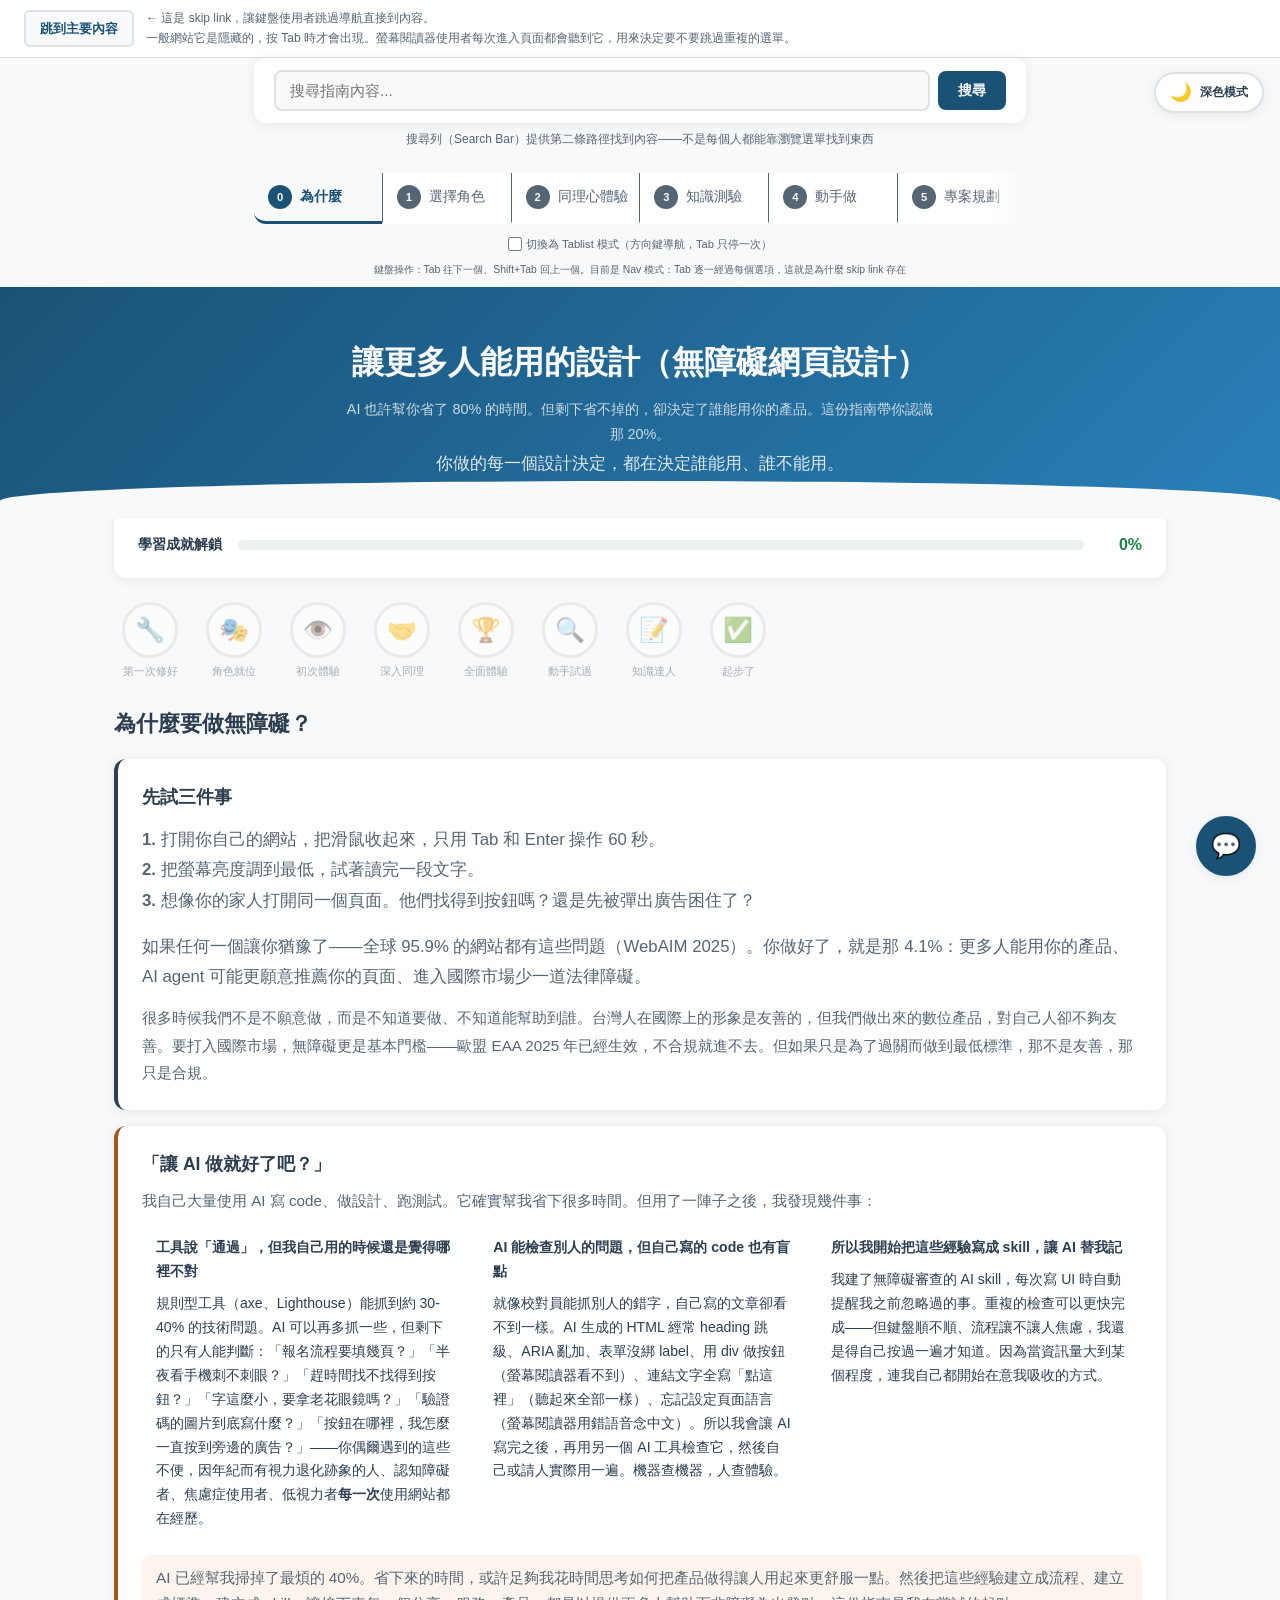
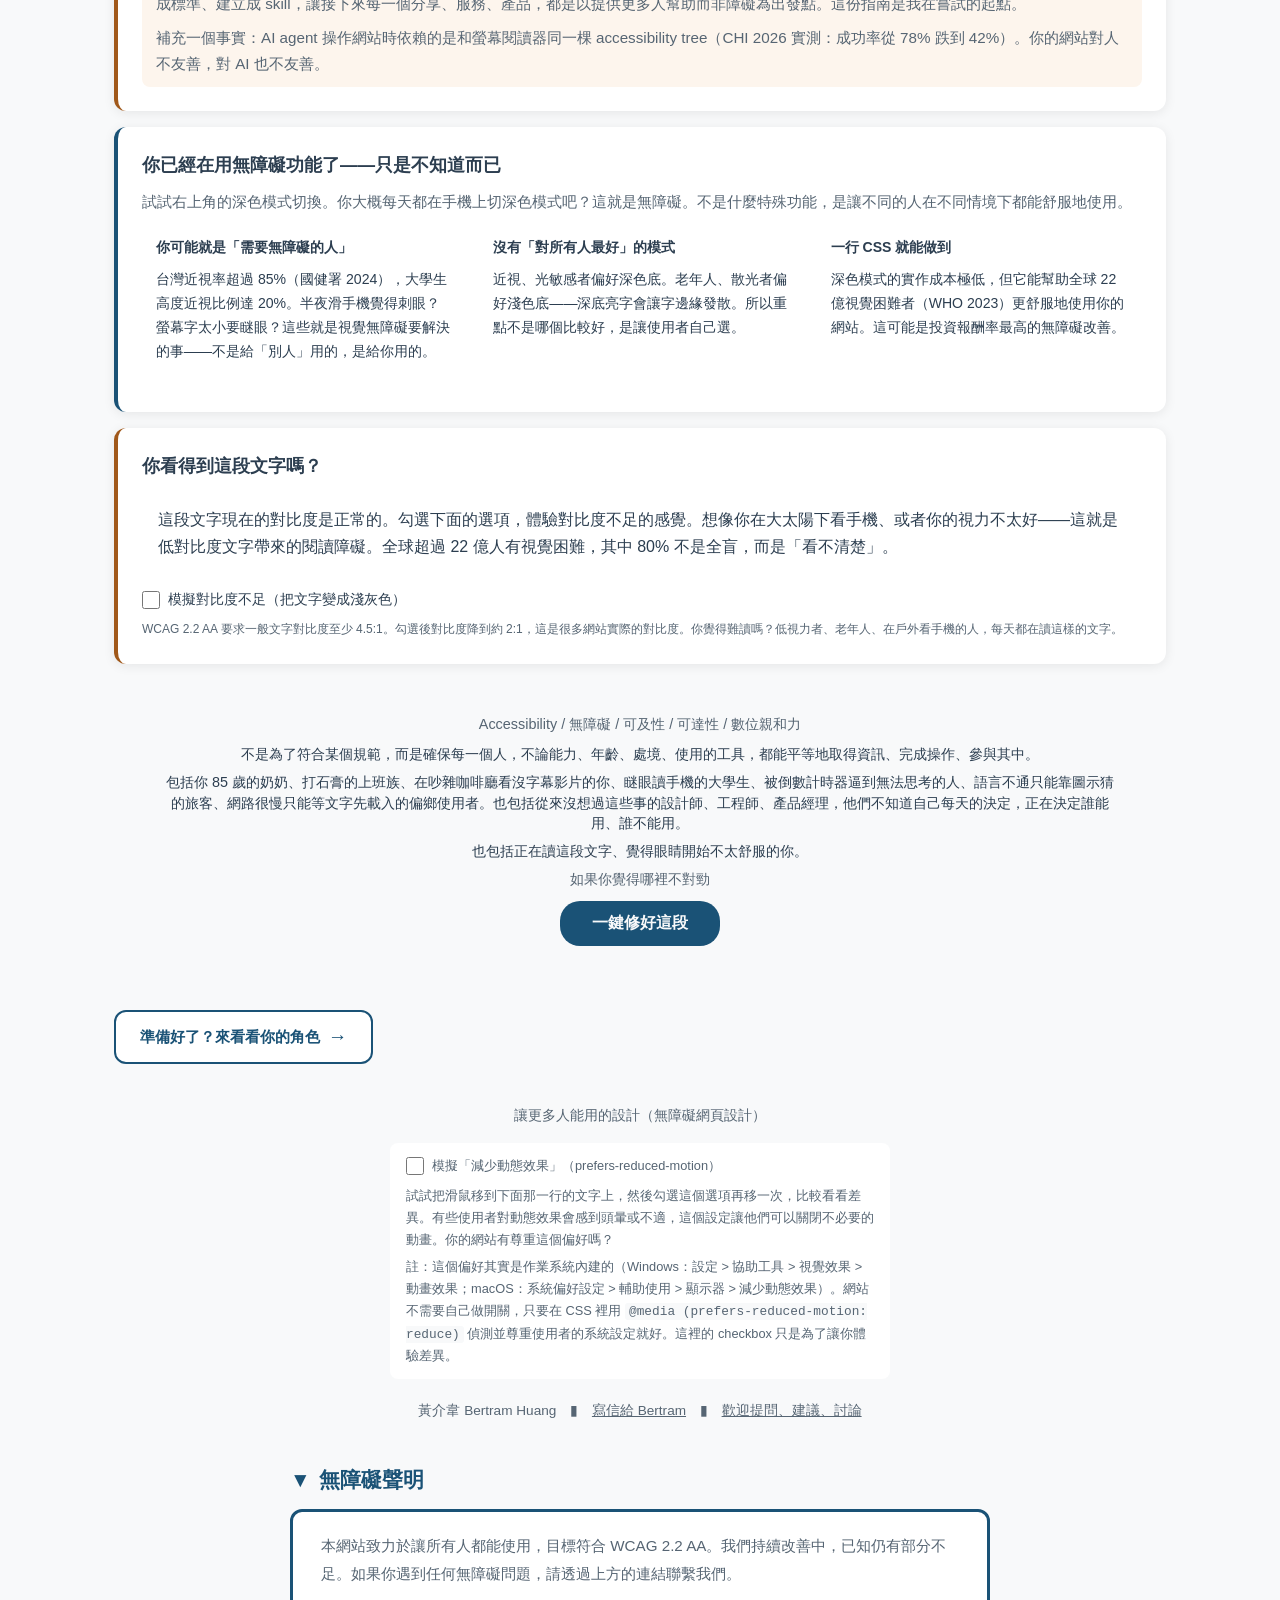
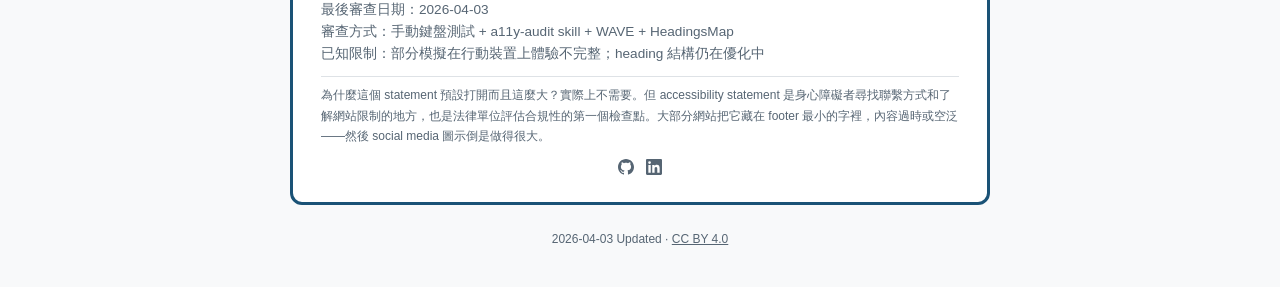
<file: index.html>
<!DOCTYPE html>
<html lang="zh-Hant">
<head>
<meta charset="UTF-8">
<meta name="viewport" content="width=device-width, initial-scale=1.0">
<meta name="description" content="95.9% 的網站有無障礙錯誤。這份互動指南讓你用 30 秒體驗不同使用者的處境，然後動手修好自己的網站。包含 10 個沉浸式模擬、知識測驗、檢核清單。">
<meta name="author" content="Chieh-Wei Huang">
<!-- Open Graph (社群分享預覽) -->
<meta property="og:title" content="你的網站正在流失你看不到的使用者">
<meta property="og:description" content="互動式無障礙網頁設計指南：10 個沉浸式模擬讓你體驗視障、聽障、肢障、認知障礙者的網頁體驗。30 秒就能開始。">
<meta property="og:type" content="website">
<meta property="og:url" content="https://chiehweihuang.github.io/a11y-design/">
<meta property="og:locale" content="zh_TW">
<!-- Twitter Card -->
<meta name="twitter:card" content="summary_large_image">
<meta name="twitter:title" content="你的網站正在流失你看不到的使用者">
<meta name="twitter:description" content="互動式無障礙網頁設計指南：10 個沉浸式模擬、知識測驗、檢核清單。花 30 秒體驗，然後動手做。">
<title>讓更多人能用的設計（無障礙設計）— 網頁篇</title>
<link rel="stylesheet" href="style.css?v=20260404b">
</head>
<body>

<!-- Theme Toggle (mobile: inline in skip-links; desktop: fixed position) -->
<button class="theme-toggle theme-toggle-fixed" onclick="toggleTheme()" aria-label="切換深色/淺色模式">
  <span class="theme-toggle-icon" id="themeIcon">&#x1F319;</span>
  <span id="themeLabel">深色模式</span>
</button>

<!-- Accessible webchat demo -->
<button class="chat-trigger" id="chatTrigger" onclick="toggleChat()" aria-label="開啟對話（無障礙 webchat 示範）" aria-expanded="false" aria-controls="chatWindow">
  &#x1F4AC;
</button>
<div class="chat-window" id="chatWindow" role="dialog" aria-label="無障礙 webchat 示範" aria-modal="false">
  <div class="chat-header">
    <span>無障礙 Webchat 示範</span>
    <button class="chat-close" onclick="toggleChat()" aria-label="關閉對話">&#x2715;</button>
  </div>
  <div class="chat-messages" id="chatMessages" role="log" aria-live="polite" aria-label="對話訊息">
    <div class="chat-msg bot">
      <span class="chat-sender" aria-hidden="true">助理</span>
      <span>你好！這是一個無障礙 webchat 的示範。試試用鍵盤操作：Tab 到輸入框，打字後按 Enter 送出。</span>
    </div>
    <div class="chat-msg bot">
      <span class="chat-sender" aria-hidden="true">助理</span>
      <span>注意這個 chat 使用了 <code>role="log"</code>，新訊息會自動被螢幕閱讀器念出。每則訊息都標記了發送者。</span>
    </div>
  </div>
  <div class="chat-input-area">
    <label for="chatInput" class="sr-only">輸入訊息</label>
    <input type="text" id="chatInput" placeholder="輸入訊息..." onkeydown="if(event.key==='Enter')sendChatDemo()">
    <button onclick="sendChatDemo()">送出</button>
  </div>
  <div class="chat-credit">無障礙 webchat 設計參考：<a href="https://www.craigabbott.co.uk/blog/web-chat-accessibility-considerations/" target="_blank" rel="noopener">Craig Abbott</a></div>
</div>

<!-- Back to top -->
<button class="back-to-top" id="backToTop" tabindex="-1" onclick="window.scrollTo({top:0,behavior:'smooth'})" aria-label="回到頂端">
  &#x2191;
  <span class="back-to-top-tooltip">回到頂部。對觸控螢幕和行動不便的使用者來說，捲動長頁面很費力。鍵盤使用者也可以按 Home 鍵。捲超過一個畫面才出現，因為看得到頂部的時候不需要它。</span>
</button>

<!-- Live region for dynamic announcements (WCAG 4.1.3) -->
<div id="liveAnnouncer" class="live-announcer" aria-live="polite" aria-atomic="true"></div>

<!-- SVG Color Vision Deficiency Filters -->
<svg style="position:absolute;width:0;height:0;" aria-hidden="true">
  <defs>
    <filter id="sim-protanopia">
      <feColorMatrix type="matrix" values="0.567 0.433 0 0 0  0.558 0.442 0 0 0  0 0.242 0.758 0 0  0 0 0 1 0"/>
    </filter>
    <filter id="sim-deuteranopia">
      <feColorMatrix type="matrix" values="0.625 0.375 0 0 0  0.7 0.3 0 0 0  0 0.3 0.7 0 0  0 0 0 1 0"/>
    </filter>
  </defs>
</svg>

<!-- Fake cursor for tremor sim -->
<div class="fake-cursor" id="fakeCursor" aria-hidden="true"></div>

<!-- Screen reader sim overlay -->
<div class="sr-sim-overlay" id="srSimOverlay" role="region" aria-label="螢幕閱讀器模擬">
  <div class="sr-sim-role" id="srSimRole"></div>
  <div class="sr-sim-text" id="srSimText"></div>
  <div class="sr-sim-hint">Arrow keys: navigate | Enter: activate | Esc: stop</div>
</div>

<!-- Anxiety timer -->
<div class="anxiety-timer" id="anxietyTimer" aria-hidden="true"></div>

<!-- Photosensitivity warning dialog -->
<dialog class="photosens-dialog" id="photosensDialog" aria-labelledby="photosens-heading">
  <div id="photosens-heading" role="heading" aria-level="2" style="margin-bottom:12px;font-size:1.1rem;font-weight:700;">Photosensitivity Warning</div>
  <p style="margin-bottom:16px;font-size:0.9rem;color:var(--text-light);">
    此模擬包含動態視覺效果（移動、色彩變化）。如果你有光敏性癲癇或對閃爍敏感，請勿使用此模擬。
  </p>
  <div style="display:flex;gap:8px;justify-content:center;">
    <button class="sim-btn" id="photosensConfirm" style="background:var(--primary);">我了解，繼續</button>
    <button class="sim-btn" id="photosensCancel" style="background:var(--text-light);" autofocus>取消</button>
  </div>
  <p style="margin-top:12px;font-size:0.72rem;color:var(--text-light);line-height:1.5;">試試按 Tab 切換到下一個按鈕，Shift+Tab 回到上一個。注意焦點預設在「取消」上，因為這是安全選項。好的設計會讓預設行為保護使用者，而不是把風險留給他們。</p>
</dialog>

<!-- Floating control panel -->
<div class="sim-control-panel" id="simControlPanel">
  <div id="simControlTitle" style="font-size:1rem;font-weight:700;margin-bottom:8px;" aria-hidden="true"></div>
  <div id="simControlSlider" style="display:none;">
    <label for="simIntensity" style="font-size:0.8rem;color:var(--text-light);">
      強度：<span id="simIntensityLabel">中</span>
    </label>
    <input type="range" id="simIntensity" class="sim-intensity" min="0" max="100" value="50">
  </div>
  <div id="simControlModes" style="display:none;"></div>
  <p class="challenge" id="simControlChallenge"></p>
  <button class="sim-stop-btn" onclick="stopImmersiveSim()">停止體驗</button>
  <div style="font-size:0.75rem;color:var(--text-light);margin-top:8px;text-align:center;">按 Esc 也可以停止</div>
</div>

<div id="pageWrapper">
<!-- Skip to main content (WCAG 2.4.1) -->
<div class="skip-links-wrapper">
  <a href="#main-content" class="skip-link">跳到主要內容</a>
  <button class="theme-toggle theme-toggle-inline" onclick="toggleTheme()" aria-label="切換深色/淺色模式">
    <span class="theme-toggle-icon" aria-hidden="true">&#x1F319;</span>
    <span class="theme-label-inline">深色模式</span>
  </button>
  <span class="skip-links-label">&#x2190; 這是 skip link，讓鍵盤使用者跳過導航直接到內容。<br>一般網站它是隱藏的，按 Tab 時才會出現。螢幕閱讀器使用者每次進入頁面都會聽到它，用來決定要不要跳過重複的選單。</span>
</div>

<!-- ===== SEARCH ===== -->
<div class="search-container">
  <search id="site-search" role="search" aria-label="站內搜尋">
    <form class="search-bar" onsubmit="searchContent(event);">
      <label for="search-input" class="sr-only">搜尋關鍵字</label>
      <input id="search-input" type="search" placeholder="搜尋指南內容..." autocomplete="off">
      <button type="submit">搜尋</button>
    </form>
    <div id="search-results" role="region" aria-live="polite"></div>
    <p class="text-sm text-muted" style="text-align:center;margin-top:6px;font-size:0.75rem;">搜尋列（Search Bar）提供第二條路徑找到內容——不是每個人都能靠瀏覽選單找到東西</p>
  </search>
</div>

<!-- ===== NAVIGATION ===== -->
<nav id="site-nav" class="nav-container" aria-label="學習旅程導航">
  <div class="nav-tabs-wrapper">
  <div class="nav-tabs" id="navTabs" aria-label="章節">
    <button class="nav-tab" id="tab-why" aria-current="page" aria-controls="sec-why" data-journey="why" onclick="showSection('why')">
      <span class="step-num">0</span>
      <span class="tab-label">為什麼</span><span class="tab-label-short">Why</span>
    </button>
    <button class="nav-tab" id="tab-roles" aria-controls="sec-roles" data-journey="roles" onclick="showSection('roles')">
      <span class="step-num">1</span>
      <span class="tab-label">選擇角色</span><span class="tab-label-short">角色</span>
    </button>
    <button class="nav-tab" id="tab-empathy" aria-controls="sec-empathy" data-journey="empathy" onclick="showSection('empathy')">
      <span class="step-num">2</span>
      <span class="tab-label">同理心體驗</span><span class="tab-label-short">體驗</span>
    </button>
    <button class="nav-tab" id="tab-quiz" aria-controls="sec-quiz" data-journey="quiz" onclick="showSection('quiz')">
      <span class="step-num">3</span>
      <span class="tab-label">知識測驗</span><span class="tab-label-short">測驗</span>
    </button>
    <button class="nav-tab" id="tab-checklist" aria-controls="sec-checklist" data-journey="checklist" onclick="showSection('checklist')">
      <span class="step-num">4</span>
      <span class="tab-label">動手做</span><span class="tab-label-short">動手</span>
    </button>
    <button class="nav-tab" id="tab-phases" aria-controls="sec-phases" data-journey="phases" onclick="showSection('phases')">
      <span class="step-num">5</span>
      <span class="tab-label">專案規劃</span><span class="tab-label-short">專案</span>
    </button>
  </div>
  </div><!-- /nav-tabs-wrapper -->
  <div class="nav-mode-info" style="text-align:center;margin-top:4px;">
    <label style="font-size:0.7rem;color:var(--text-light);cursor:pointer;display:inline-flex;align-items:center;gap:4px;">
      <input type="checkbox" id="tablistModeToggle" onchange="toggleTablistMode(this.checked)" style="width:14px;height:14px;">
      切換為 Tablist 模式（方向鍵導航，Tab 只停一次）
    </label>
    <span style="font-size:0.65rem;color:var(--text-light);display:block;margin-top:2px;">鍵盤操作：Tab 往下一個、Shift+Tab 回上一個。目前是 Nav 模式：Tab 逐一經過每個選項，這就是為什麼 skip link 存在</span>
  </div>
</nav>

<!-- ===== HERO (semantic header) ===== -->
<header class="hero" role="banner">
  <h1>讓更多人能用的設計（無障礙網頁設計）</h1>
  <p style="font-size:0.9rem;margin-bottom:4px;opacity:0.8;">AI 也許幫你省了 80% 的時間。但剩下省不掉的，卻決定了誰能用你的產品。這份指南帶你認識那 20%。</p>
  <p>你做的每一個設計決定，都在決定誰能用、誰不能用。</p>
</header>

<main id="main-content">

<!-- ===== PROGRESS (role=progressbar) ===== -->
<div class="progress-bar-container">
  <div class="progress-card">
    <span class="label" id="progressLabel">學習成就解鎖</span>
    <div class="progress-track">
      <div class="progress-fill" id="globalProgress"
           role="progressbar"
           aria-valuenow="0"
           aria-valuemin="0"
           aria-valuemax="100"
           aria-labelledby="progressLabel"></div>
    </div>
    <span class="progress-pct" id="globalPct" aria-hidden="true">0%</span>
  </div>
</div>

<!-- ===== GAMIFICATION BADGES ===== -->
<div style="max-width:1100px;margin:0 auto 16px;padding:0 24px;">
  <div class="badges-row" id="badgesRow" aria-label="成就徽章">
    <div class="badge-item" data-badge="first-fix" aria-label="第一次修好 — 尚未達成">
      <div class="badge-icon" style="background:var(--card-bg);" aria-hidden="true">&#x1F527;</div>
      <div class="badge-label">第一次修好</div>
      <span class="badge-tip">按下「一鍵修好這段」按鈕</span>
    </div>
    <div class="badge-item" data-badge="role-selected" aria-label="角色就位 — 尚未達成">
      <div class="badge-icon" style="background:var(--card-bg);" aria-hidden="true">&#x1F3AD;</div>
      <div class="badge-label">角色就位</div>
      <span class="badge-tip">在「選擇角色」中選擇至少一個角色</span>
    </div>
    <div class="badge-item" data-badge="empathy-1" aria-label="初次體驗 — 尚未達成">
      <div class="badge-icon" style="background:var(--card-bg);" aria-hidden="true">&#x1F441;&#xFE0F;</div>
      <div class="badge-label">初次體驗</div>
      <span class="badge-tip">完成任意 1 個同理心模擬</span>
    </div>
    <div class="badge-item" data-badge="empathy-5" aria-label="深入同理 — 尚未達成">
      <div class="badge-icon" style="background:var(--card-bg);" aria-hidden="true">&#x1F91D;</div>
      <div class="badge-label">深入同理</div>
      <span class="badge-tip">完成 5 個同理心模擬</span>
    </div>
    <div class="badge-item" data-badge="empathy-all" aria-label="全面體驗 — 尚未達成">
      <div class="badge-icon" style="background:var(--card-bg);" aria-hidden="true">&#x1F3C6;</div>
      <div class="badge-label">全面體驗</div>
      <span class="badge-tip">完成全部 10 個同理心模擬</span>
    </div>
    <div class="badge-item" data-badge="demo-explorer" aria-label="動手試過 — 尚未達成">
      <div class="badge-icon" style="background:var(--card-bg);" aria-hidden="true">&#x1F50D;</div>
      <div class="badge-label">動手試過</div>
      <span class="badge-tip">體驗過對比度、focus indicator、或字體間距的 demo</span>
    </div>
    <div class="badge-item" data-badge="quiz-pass" aria-label="知識達人 — 尚未達成">
      <div class="badge-icon" style="background:var(--card-bg);" aria-hidden="true">&#x1F4DD;</div>
      <div class="badge-label">知識達人</div>
      <span class="badge-tip">知識測驗答對 70% 以上</span>
    </div>
    <div class="badge-item" data-badge="checklist-5" aria-label="起步了 — 尚未達成">
      <div class="badge-icon" style="background:var(--card-bg);" aria-hidden="true">&#x2705;</div>
      <div class="badge-label">起步了</div>
      <span class="badge-tip">完成 5 個檢核清單項目</span>
    </div>
  </div>
</div>


<!-- ===================== SECTION: WHY ===================== -->
<section class="section active" id="sec-why" aria-labelledby="tab-why">
  <h2 class="section-title">為什麼要做無障礙？</h2>

  <article class="card" style="border-left:4px solid var(--text);background:var(--card-bg);">
    <h3 style="margin-bottom:12px;">先試三件事</h3>
    <p style="font-size:1.05rem;line-height:1.8;margin-bottom:16px;"><strong>1.</strong> 打開你自己的網站，把滑鼠收起來，只用 Tab 和 Enter 操作 60 秒。<br><strong>2.</strong> 把螢幕亮度調到最低，試著讀完一段文字。<br><strong>3.</strong> 想像你的家人打開同一個頁面。他們找得到按鈕嗎？還是先被彈出廣告困住了？</p>
    <p style="font-size:1.05rem;line-height:1.8;margin-bottom:12px;">如果任何一個讓你猶豫了——全球 95.9% 的網站都有這些問題（WebAIM 2025）。你做好了，就是那 4.1%：更多人能用你的產品、AI agent 可能更願意推薦你的頁面、進入國際市場少一道法律障礙。</p>
    <p style="font-size:0.95rem;line-height:1.8;color:var(--text-light);">很多時候我們不是不願意做，而是不知道要做、不知道能幫助到誰。台灣人在國際上的形象是友善的，但我們做出來的數位產品，對自己人卻不夠友善。要打入國際市場，無障礙更是基本門檻——歐盟 EAA 2025 年已經生效，不合規就進不去。但如果只是為了過關而做到最低標準，那不是友善，那只是合規。</p>
  </article>

  <article class="card" style="border-left:4px solid var(--accent);background:var(--card-bg);border-color:var(--accent);">
    <h3 style="margin-bottom:8px;">「讓 AI 做就好了吧？」</h3>
    <p class="text-sm" style="margin-bottom:12px;">我自己大量使用 AI 寫 code、做設計、跑測試。它確實幫我省下很多時間。但用了一陣子之後，我發現幾件事：</p>
    <div style="display:grid;grid-template-columns:repeat(auto-fill,minmax(min(280px,100%),1fr));gap:12px;margin-bottom:14px;">
      <div class="foundation-item" style="flex-direction:column;align-items:flex-start;">
        <strong>工具說「通過」，但我自己用的時候還是覺得哪裡不對</strong>
        <span>規則型工具（axe、Lighthouse）能抓到約 30-40% 的技術問題。AI 可以再多抓一些，但剩下的只有人能判斷：「報名流程要填幾頁？」「半夜看手機刺不刺眼？」「趕時間找不找得到按鈕？」「字這麼小，要拿老花眼鏡嗎？」「驗證碼的圖片到底寫什麼？」「按鈕在哪裡，我怎麼一直按到旁邊的廣告？」——你偶爾遇到的這些不便，因年紀而有視力退化跡象的人、認知障礙者、焦慮症使用者、低視力者<strong>每一次</strong>使用網站都在經歷。</span>
      </div>
      <div class="foundation-item" style="flex-direction:column;align-items:flex-start;">
        <strong>AI 能檢查別人的問題，但自己寫的 code 也有盲點</strong>
        <span>就像校對員能抓別人的錯字，自己寫的文章卻看不到一樣。AI 生成的 HTML 經常 heading 跳級、ARIA 亂加、表單沒綁 label、用 div 做按鈕（螢幕閱讀器看不到）、連結文字全寫「點這裡」（聽起來全部一樣）、忘記設定頁面語言（螢幕閱讀器用錯語音念中文）。所以我會讓 AI 寫完之後，再用另一個 AI 工具檢查它，然後自己或請人實際用一遍。機器查機器，人查體驗。</span>
      </div>
      <div class="foundation-item" style="flex-direction:column;align-items:flex-start;">
        <strong>所以我開始把這些經驗寫成 skill，讓 AI 替我記</strong>
        <span>我建了無障礙審查的 AI skill，每次寫 UI 時自動提醒我之前忽略過的事。重複的檢查可以更快完成——但鍵盤順不順、流程讓不讓人焦慮，我還是得自己按過一遍才知道。因為當資訊量大到某個程度，連我自己都開始在意我吸收的方式。</span>
      </div>
    </div>
    <div style="padding:10px 14px;background:rgba(230,126,34,0.08);border-radius:8px;">
      <p class="text-sm" style="margin-bottom:8px;">AI 已經幫我掃掉了最煩的 40%。省下來的時間，或許足夠我花時間思考如何把產品做得讓人用起來更舒服一點。然後把這些經驗建立成流程、建立成標準、建立成 skill，讓接下來每一個分享、服務、產品，都是以提供更多人幫助而非障礙為出發點。這份指南是我在嘗試的起點。</p>
      <p class="text-sm">補充一個事實：AI agent 操作網站時依賴的是和螢幕閱讀器同一棵 accessibility tree（CHI 2026 實測：成功率從 78% 跌到 42%）。你的網站對人不友善，對 AI 也不友善。</p>
    </div>
  </article>

  <article class="card" style="border-left:4px solid var(--primary);position:relative;">
    <h3 style="margin-bottom:8px;">你已經在用無障礙功能了——只是不知道而已</h3>
    <p class="text-sm" style="margin-bottom:12px;">試試右上角的深色模式切換。你大概每天都在手機上切深色模式吧？這就是無障礙。不是什麼特殊功能，是讓不同的人在不同情境下都能舒服地使用。</p>
    <div style="display:grid;grid-template-columns:repeat(auto-fill,minmax(min(280px,100%),1fr));gap:12px;margin-bottom:14px;">
      <div class="foundation-item" style="flex-direction:column;align-items:flex-start;">
        <strong>你可能就是「需要無障礙的人」</strong>
        <span>台灣近視率超過 85%（國健署 2024），大學生高度近視比例達 20%。半夜滑手機覺得刺眼？螢幕字太小要瞇眼？這些就是視覺無障礙要解決的事——不是給「別人」用的，是給你用的。</span>
      </div>
      <div class="foundation-item" style="flex-direction:column;align-items:flex-start;">
        <strong>沒有「對所有人最好」的模式</strong>
        <span>近視、光敏感者偏好深色底。老年人、散光者偏好淺色底——深底亮字會讓字邊緣發散。所以重點不是哪個比較好，是讓使用者自己選。</span>
      </div>
      <div class="foundation-item" style="flex-direction:column;align-items:flex-start;">
        <strong>一行 CSS 就能做到</strong>
        <span>深色模式的實作成本極低，但它能幫助全球 22 億視覺困難者（WHO 2023）更舒服地使用你的網站。這可能是投資報酬率最高的無障礙改善。</span>
      </div>
    </div>
  </article>

  <article class="card" style="border-left:4px solid var(--accent);position:relative;">
    <h3 style="margin-bottom:8px;">你看得到這段文字嗎？</h3>
    <div id="contrastDemo" style="padding:16px;background:var(--card-bg);border-radius:8px;margin-bottom:12px;">
      <p id="contrastText" style="font-size:1rem;line-height:1.7;color:var(--text);">這段文字現在的對比度是正常的。勾選下面的選項，體驗對比度不足的感覺。想像你在大太陽下看手機、或者你的視力不太好——這就是低對比度文字帶來的閱讀障礙。全球超過 22 億人有視覺困難，其中 80% 不是全盲，而是「看不清楚」。</p>
    </div>
    <label style="display:flex;align-items:center;gap:8px;cursor:pointer;font-size:0.85rem;margin-bottom:8px;">
      <input type="checkbox" id="contrastToggle" onchange="toggleContrast(this.checked)" style="width:18px;height:18px;accent-color:var(--accent);">
      模擬對比度不足（把文字變成淺灰色）
    </label>
    <p style="font-size:0.75rem;color:var(--text-light);">WCAG 2.2 AA 要求一般文字對比度至少 4.5:1。勾選後對比度降到約 2:1，這是很多網站實際的對比度。你覺得難讀嗎？低視力者、老年人、在戶外看手機的人，每天都在讀這樣的文字。</p>
  </article>

  <div id="centeredDemo" style="max-width:1000px;margin:24px auto;padding:24px;text-align:center;">
    <p style="font-size:0.9rem;color:var(--text-light);margin-bottom:8px;">Accessibility / 無障礙 / 可及性 / 可達性 / 數位親和力</p>
    <p style="font-size:0.9rem;line-height:1.4;margin-bottom:8px;">不是為了符合某個規範，而是確保每一個人，不論能力、年齡、處境、使用的工具，都能平等地取得資訊、完成操作、參與其中。</p>
    <p style="font-size:0.9rem;line-height:1.4;margin-bottom:8px;">包括你 85 歲的奶奶、打石膏的上班族、在吵雜咖啡廳看沒字幕影片的你、瞇眼讀手機的大學生、被倒數計時器逼到無法思考的人、語言不通只能靠圖示猜的旅客、網路很慢只能等文字先載入的偏鄉使用者。也包括從來沒想過這些事的設計師、工程師、產品經理，他們不知道自己每天的決定，正在決定誰能用、誰不能用。</p>
    <p style="font-size:0.9rem;line-height:1.4;margin-bottom:8px;">也包括正在讀這段文字、覺得眼睛開始不太舒服的你。</p>
    <p style="font-size:0.9rem;line-height:1.4;margin-bottom:12px;color:var(--text-light);">如果你覺得哪裡不對勁</p>
    <button id="fixBtn" onclick="toggleCenteredSection()" class="sim-btn" style="display:block;margin:0 auto 16px;padding:12px 32px;font-size:1rem;">一鍵修好這段</button>
    <div id="fixReveal" style="display:none;padding:12px 16px;background:var(--card-bg);border-left:3px solid var(--danger);border-radius:8px;text-align:left;max-width:600px;margin:0 auto;">
      <p style="font-size:0.85rem;line-height:1.8;color:var(--text-light);margin-bottom:8px;"><span style="color:var(--danger);font-weight:600;">注意：</span>你剛才按下的那個按鈕，每個人都會同意改完比較舒服。但你只是讀了一段文字就覺得累，閱讀障礙者、ADHD、低視力者，每一分每一秒打開每一個網站都是這種感覺。</p>
      <p style="font-size:0.85rem;line-height:1.8;color:var(--text-light);">你花了一秒鐘修好的事，對他們來說是每一天的障礙。</p>
      <p style="font-size:0.85rem;line-height:1.8;color:var(--text);margin-top:8px;">AI 讓起步變得前所未有的快。但它處理的是最基本的 30%，剩下的需要你的意圖、真正的測試，以及最重要的：聽當事人怎麼說。無障礙社群對 AI 的能力持保留態度，他們有充分的理由。但我寧願用不完美的工具開始，也不願意等到完美才動手——因為它極大程度地降低了所有人的進入門檻，只是還沒有開始爆發。只要我們持續聽、持續改。</p>
    </div>
  </div>

  <button class="next-step-cta" onclick="showSection('roles')">
    準備好了？來看看你的角色 <span class="arrow" aria-hidden="true">&#x2192;</span>
  </button>
</section>

<!-- ===================== SECTION: ROLES ===================== -->
<section class="section" id="sec-roles" aria-labelledby="tab-roles">
  <h2 class="section-title">一起守護的事</h2>
  <p class="text-sm text-muted mb-16">無障礙不是某一個人的額外工作。它是我們每個人本來就在做的事的一部分——只是過去沒有意識到。當你寫一段文案、畫一個按鈕、寫一行 code，你都在決定某個人能不能用這個產品。</p>

  <figure class="layer-diagram">
    <h3 style="text-align:center;margin-bottom:16px;">我們怎麼一起做到</h3>
    <p class="text-sm text-muted" style="text-align:center;margin-bottom:8px;">不是「誰該做什麼」，而是「我們一起確認什麼不能漏掉」。</p>
    <p class="text-sm text-muted" style="text-align:center;margin-bottom:20px;">不需要每個人都是專家，AI 補足技能缺口，但最終的判斷是人的。</p>
    <div class="layer-ring">
      <div class="layer layer-outer">
        <div class="layer-label">交付前一起確認</div>
        <div class="layer-desc">每個產出物上線前，跑一次無障礙檢查——任何人都可以做，AI 幫你跑第一輪</div>
        <div class="layer layer-mid">
          <div class="layer-label">四個守護面向</div>
          <div class="layer-desc">看得到嗎 · 操作得了嗎 · 讀得懂嗎 · 技術上相容嗎</div>
          <div class="layer layer-inner">
            <div class="layer-label">共同的底線</div>
            <div class="layer-desc">每個人都該體驗過一次：用鍵盤操作、聽螢幕閱讀器念網頁——這是數百至千萬人每天與網頁互動的方式</div>
          </div>
        </div>
      </div>
    </div>
  </figure>

  <div class="foundation-box">
    <h3>每個 builder 都該知道的事</h3>
    <p class="text-sm">AI 時代，每個人都在設計東西——網頁、app、簡報、表單、甚至一封 email。只要你做的東西會被別人用，以下這些就跟你有關。</p>
    <div class="foundation-items">
      <div class="foundation-item">
        <span class="fi-icon" aria-hidden="true">&#x1F9E0;</span>
        <span><strong>理解障礙的多元性</strong><br>永久、臨時、情境障礙的差異；視覺、聽覺、肢體、認知四大類型</span>
      </div>
      <div class="foundation-item">
        <span class="fi-icon" aria-hidden="true">&#x1F4CF;</span>
        <span><strong>認識無障礙的四大原則</strong><br>可感知、可操作、可理解、穩健——這是所有無障礙設計的骨架（定義於 WCAG 2.2）</span>
      </div>
      <div class="foundation-item">
        <span class="fi-icon" aria-hidden="true">&#x2328;&#xFE0F;</span>
        <span><strong>能用鍵盤操作網站</strong><br>每個人都該試過純鍵盤瀏覽，理解 Tab、Enter、Esc 的導航邏輯</span>
      </div>
      <div class="foundation-item">
        <span class="fi-icon" aria-hidden="true">&#x1F50A;</span>
        <span><strong>用過螢幕閱讀器</strong><br>至少體驗過一次 VoiceOver 或 NVDA，理解視障者如何「聽」網頁</span>
      </div>
      <div class="foundation-item">
        <span class="fi-icon" aria-hidden="true">&#x1F5E3;&#xFE0F;</span>
        <span><strong>會用無障礙語言溝通</strong><br>能在會議中提出「這個設計色盲使用者看得到嗎？」而不覺得突兀</span>
      </div>
      <div class="foundation-item">
        <span class="fi-icon" aria-hidden="true">&#x1F6A9;</span>
        <span><strong>敢舉旗</strong><br>發現無障礙問題時敢於提出，不因「不是我的職責」而沉默</span>
      </div>
    </div>
  </div>

  <h3 style="margin-bottom:8px;">四大能力區域</h3>
  <p class="text-sm text-muted mb-16">無障礙設計可以從四個面向來理解。每一個面向做好了，同時幫到四種對象：</p>
  <div style="display:grid;grid-template-columns:repeat(auto-fill,minmax(220px,1fr));gap:8px;margin-bottom:16px;">
    <div style="padding:8px 12px;background:var(--bg);border-radius:8px;font-size:0.82rem;"><strong>對使用者：</strong>13 億身障者 + 所有臨時/情境障礙者都能順利使用你的產品</div>
    <div style="padding:8px 12px;background:var(--bg);border-radius:8px;font-size:0.82rem;"><strong>對你自己：</strong>寫出結構好的程式碼，更好維護、更好測試、更少 bug</div>
    <div style="padding:8px 12px;background:var(--bg);border-radius:8px;font-size:0.82rem;"><strong>對生意：</strong>觸及 16% 更多用戶、降低法律風險（歐盟 EAA 2025 已生效）、提升品牌信任度</div>
  </div>

  <div class="role-grid" id="roleGrid">
    <div class="role-card" data-role="visual" role="button" tabindex="0" aria-pressed="false" onclick="toggleRole('visual')" onkeydown="activateOnEnterSpace(event, function(){ toggleRole('visual') })">
      <span class="badge-tag">已選擇</span>
      <span class="role-icon" aria-hidden="true">&#x1F441;&#xFE0F;</span>
      <div class="role-name">視覺無障礙</div>
      <div class="role-desc">確保所有人——包括低視力、色覺障礙、全盲使用者——都能感知內容。</div>
      <div class="role-a11y"><strong>守護範圍</strong>色彩對比 &#x2265; 4.5:1 · 不僅靠顏色傳達資訊 · 有意義的 alt text · 放大至 200% 仍可用 · 焦點指示可見</div>
      <div style="margin-top:8px;font-size:0.78rem;color:var(--text-light);"><span>你知道嗎？全球 3 億人有色覺障礙，但大多數設計師從來沒有在灰階模式下看過自己的作品。AI 可以幫你秒速掃描對比度、產生 alt text 初稿、模擬灰階——但「這張圖的 alt text 有沒有意義」只有你能判斷。</span></div>
    </div>
    <div class="role-card" data-role="operation" role="button" tabindex="0" aria-pressed="false" onclick="toggleRole('operation')" onkeydown="activateOnEnterSpace(event, function(){ toggleRole('operation') })">
      <span class="badge-tag">已選擇</span>
      <span class="role-icon" aria-hidden="true">&#x1F590;&#xFE0F;</span>
      <div class="role-name">操作無障礙</div>
      <div class="role-desc">確保所有互動都能透過多種方式完成——鍵盤、單手、語音、輔助裝置。</div>
      <div class="role-a11y"><strong>守護範圍</strong>鍵盤導航完整 · 無鍵盤陷阱 · 觸控目標 &#x2265; 44px · 拖曳有替代操作 · 焦點不被遮擋 · skip link</div>
      <div style="margin-top:8px;font-size:0.78rem;color:var(--text-light);"><span>你知道嗎？全球約 7500 萬人依賴鍵盤或輔助裝置操作電腦，但大部分網站的「漢堡選單」用 Tab 鍵根本打不開。AI 可以掃 Tab 順序和 ARIA 狀態——但操作「順不順」這件事，你必須自己按一遍。</span></div>
    </div>
    <div class="role-card" data-role="cognitive" role="button" tabindex="0" aria-pressed="false" onclick="toggleRole('cognitive')" onkeydown="activateOnEnterSpace(event, function(){ toggleRole('cognitive') })">
      <span class="badge-tag">已選擇</span>
      <span class="role-icon" aria-hidden="true">&#x1F9E0;</span>
      <div class="role-name">認知無障礙</div>
      <div class="role-desc">確保內容清晰、操作直覺、不造成不必要的認知負擔或時間壓力。</div>
      <div class="role-a11y"><strong>守護範圍</strong>簡明語言 · 一致的導航與幫助 · 不重複要求輸入 · 無認知測試登入 · 字幕與文字稿 · 錯誤提示清晰</div>
      <div style="margin-top:8px;font-size:0.78rem;color:var(--text-light);"><span>你知道嗎？斜體字對閱讀障礙者、低視力者、認知障礙者和老年人都很難讀——字母形狀被扭曲，大腦需要多花 30% 的處理時間。AI 可以分析可讀性等級和簡化句子——但「這段話讓不讓人焦慮」只有人能感受。</span></div>
    </div>
    <div class="role-card" data-role="technical" role="button" tabindex="0" aria-pressed="false" onclick="toggleRole('technical')" onkeydown="activateOnEnterSpace(event, function(){ toggleRole('technical') })">
      <span class="badge-tag">已選擇</span>
      <span class="role-icon" aria-hidden="true">&#x2699;&#xFE0F;</span>
      <div class="role-name">技術合規</div>
      <div class="role-desc">確保程式碼結構正確，通過自動化檢測，讓輔助技術能正確解讀頁面（WCAG 2.2 AA）。</div>
      <div class="role-a11y"><strong>守護範圍</strong>語意 HTML · ARIA 正確使用 · CI/CD 自動掃描 · 標題層級 · lang 屬性 · 無障礙聲明頁</div>
      <div style="margin-top:8px;font-size:0.78rem;color:var(--text-light);"><span>你知道嗎？一個 &lt;div onclick&gt; 寫成的「按鈕」，螢幕閱讀器會當它不存在——它沒有 role、沒有鍵盤事件、沒有焦點。AI 可以幫你找出這些假按鈕並修成真的 &lt;button&gt;——但為什麼要用語意標籤，你得自己理解一次。</span></div>
    </div>
  </div>

  <article class="card" style="border-left: 4px solid #8e44ad; background: var(--card-bg);">
    <h3>AI 可以幫你做什麼</h3>
    <p class="text-sm" style="margin-bottom: 14px;">三件事：</p>
    <div style="display:grid;grid-template-columns:repeat(auto-fill,minmax(220px,1fr));gap:12px;">
      <div class="foundation-item" style="flex-direction:column;text-align:left;">
        <strong>即時顧問</strong>
        <span>不確定 ARIA role 該用哪個？對比度夠不夠？直接問 AI，秒速得到 WCAG 條款引用和範例程式碼。</span>
      </div>
      <div class="foundation-item" style="flex-direction:column;text-align:left;">
        <strong>自動審查員</strong>
        <span>CI/CD 串接 axe-core，每次提交自動掃描。AI 標記問題，人類判斷優先序和修復方式。</span>
      </div>
      <div class="foundation-item" style="flex-direction:column;text-align:left;">
        <strong>技能平衡器</strong>
        <span>設計師不懂 ARIA？AI 幫你寫。工程師不懂色彩理論？AI 幫你判斷。每個人都能跨出自己的傳統邊界。</span>
      </div>
    </div>
    <div style="margin-top:14px;padding:12px 16px;background:rgba(142,68,173,0.08);border-radius:10px;">
      <p class="text-sm"><strong>但 AI 不能取代的是：</strong>與真實使用者的對話、對人類處境的同理心、以及「這個設計讓人感覺如何」的判斷。自動化能抓到約 30% 的無障礙問題，其餘 70% 需要人類的感知和判斷。</p>
    </div>
  </article>

  <article class="card" style="border-left: 4px solid #2e86c1; background: var(--card-bg);">
    <h3>團隊可用的無障礙工具總覽</h3>
    <p class="text-sm" style="margin-bottom: 14px;">以下工具已安裝或可免費取得，涵蓋從寫 code 到上線前的完整檢測流程。</p>

    <h4 style="font-size:0.85rem;color:var(--primary);margin:16px 0 8px;border-bottom:1px solid var(--border);padding-bottom:4px;">我實際在用的工具</h4>
    <div style="display:grid;grid-template-columns:repeat(auto-fill,minmax(min(300px,100%),1fr));gap:12px;">
      <div class="foundation-item" style="flex-direction:column;align-items:flex-start;">
        <strong style="color:var(--primary);">Beacon <span style="font-size:0.7rem;background:var(--primary);color:var(--bg);padding:1px 6px;border-radius:4px;vertical-align:middle;">自行開發</span></strong>
        <span>我個人開發的無障礙 AI skill 套件，三個工具對應開發的三個階段：<strong>design-guide</strong>（設計時）主動建議 accessible 的 UI 模式；<strong>advisor</strong>（寫 code 時）自動觸發，每次存檔 HTML/CSS 就跑一次快速檢查；<strong>audit</strong>（做完後）對整頁跑結構化稽核，產出 0-100 量化分數和互動式 HTML 報告，像 Lighthouse 一樣有圓環圖、分類統計、法律風險評估。</span>
        <span style="font-size:0.75rem;color:var(--text-light);margin-top:4px;">用 100 個真實網站校準過評分。支援 Playwright 即時掃描（axe-core 注入 + accessibility tree 快照）和前後對比。這個網站本身就是用它稽核的，目前 12/12 項核心檢查通過。（個人開發工具，非商業產品）</span>
      </div>
      <div class="foundation-item" style="flex-direction:column;align-items:flex-start;">
        <strong style="color:var(--primary);">Playwright + axe-core</strong>
        <span>用 Playwright 自動開瀏覽器載入頁面，注入 axe-core 引擎掃描。適合在 CI/CD 裡設定，每次提交程式碼自動跑一次無障礙掃描，攔下最基本的問題。</span>
        <span style="font-size:0.75rem;color:var(--text-light);margin-top:4px;">適合的時機：上線前的自動化防線。不是取代手動測試，是確保基本的東西在部署的時候不會不小心漏掉。</span>
      </div>
    </div>

    <h4 style="font-size:0.85rem;color:var(--primary);margin:20px 0 8px;border-bottom:1px solid var(--border);padding-bottom:4px;">螢幕閱讀器（手動測試必備）</h4>
    <div style="display:grid;grid-template-columns:repeat(auto-fill,minmax(min(300px,100%),1fr));gap:12px;">
      <div class="foundation-item" style="flex-direction:column;align-items:flex-start;">
        <strong>NVDA</strong>
        <span>Windows 上最廣泛使用的免費開源螢幕閱讀器。搭配 Firefox 或 Chrome 測試，是驗證無障礙最基本的工具。</span>
        <span style="font-size:0.75rem;color:var(--text-light);margin-top:4px;">nvaccess.org &#x2014; 免費下載</span>
      </div>
      <div class="foundation-item" style="flex-direction:column;align-items:flex-start;">
        <strong>JAWS</strong>
        <span>Windows 上功能最完整的商用螢幕閱讀器，企業和政府機構標準。對 ARIA 支援最成熟，但需付費授權。</span>
        <span style="font-size:0.75rem;color:var(--text-light);margin-top:4px;">freedomscientific.com &#x2014; 付費（有 40 分鐘免費試用模式）</span>
      </div>
      <div class="foundation-item" style="flex-direction:column;align-items:flex-start;">
        <strong>VoiceOver</strong>
        <span>macOS / iOS 內建螢幕閱讀器，無需另外安裝。用 <kbd>Cmd+F5</kbd> 開啟，搭配 Safari 測試效果最佳。iPhone 上也可用，適合行動裝置無障礙驗證。</span>
        <span style="font-size:0.75rem;color:var(--text-light);margin-top:4px;">macOS / iOS 內建 &#x2014; 系統偏好設定 &gt; 輔助使用</span>
      </div>
      <div class="foundation-item" style="flex-direction:column;align-items:flex-start;">
        <strong>TalkBack</strong>
        <span>Android 內建螢幕閱讀器。用手勢滑動瀏覽頁面元素，雙擊啟動。行動版網站和 app 的無障礙測試必備——全球 Android 市佔率超過 70%。</span>
        <span style="font-size:0.75rem;color:var(--text-light);margin-top:4px;">Android 內建 &#x2014; 設定 &gt; 無障礙 &gt; TalkBack</span>
      </div>
      <div class="foundation-item" style="flex-direction:column;align-items:flex-start;">
        <strong>Orca</strong>
        <span>Linux 上的預設螢幕閱讀器，隨 GNOME 桌面環境提供。支援語音朗讀和點字輸出。適合在 Linux 開發環境中做無障礙驗證。</span>
        <span style="font-size:0.75rem;color:var(--text-light);margin-top:4px;">GNOME 內建 &#x2014; 免費</span>
      </div>
    </div>

    <h4 style="font-size:0.85rem;color:var(--primary);margin:20px 0 8px;border-bottom:1px solid var(--border);padding-bottom:4px;">台灣 &amp; 日本在地工具</h4>
    <div style="display:grid;grid-template-columns:repeat(auto-fill,minmax(min(300px,100%),1fr));gap:12px;">
      <div class="foundation-item" style="flex-direction:column;align-items:flex-start;">
        <strong>NVDA + 繁體中文語音</strong>
        <span>台灣最常用的免費螢幕閱讀器組合。NVDA 本身免費，搭配 Windows 內建的中文 TTS（Microsoft Hanhan）即可使用。台灣數位有聲書學會（TDTB）持續贊助改善中文支援。</span>
        <span style="font-size:0.75rem;color:var(--text-light);margin-top:4px;">nvaccess.org &#x2014; 免費，需手動啟用中文語音</span>
      </div>
      <div class="foundation-item" style="flex-direction:column;align-items:flex-start;">
        <strong>Freego 3.x（台灣）</strong>
        <span>數位發展部提供的免費網頁無障礙檢測工具。台灣公部門申請無障礙標章前必須用它跑過，類似 axe 但針對台灣標準。單機版可下載。</span>
        <span style="font-size:0.75rem;color:var(--text-light);margin-top:4px;">accessibility.moda.gov.tw &#x2014; 免費下載</span>
      </div>
      <div class="foundation-item" style="flex-direction:column;align-items:flex-start;">
        <strong>PC-Talker Neo Plus（日本）</strong>
        <span>日本市佔率最高的商用螢幕閱讀器，由高知系統開發。日文 TTS 對漢字和假名的朗讀方式和 NVDA/JAWS 不同，測試日文網站時是必要的參考。</span>
        <span style="font-size:0.75rem;color:var(--text-light);margin-top:4px;">aok-net.co.jp &#x2014; 年費 &#xA5;13,200 起（有學生和福祉優惠）</span>
      </div>
      <div class="foundation-item" style="flex-direction:column;align-items:flex-start;">
        <strong>miChecker Ver.3.0（日本）</strong>
        <span>日本總務省開發的免費 WCAG / JIS X 8341-3 檢測工具。包含色覺障礙模擬和螢幕閱讀器評估。日本公部門網站合規檢查的標準工具。</span>
        <span style="font-size:0.75rem;color:var(--text-light);margin-top:4px;">總務省提供 &#x2014; 免費，桌面應用程式</span>
      </div>
    </div>

    <h4 style="font-size:0.85rem;color:var(--primary);margin:20px 0 8px;border-bottom:1px solid var(--border);padding-bottom:4px;">免費外部工具（建議搭配使用）</h4>
    <div style="display:grid;grid-template-columns:repeat(auto-fill,minmax(min(300px,100%),1fr));gap:12px;">
      <div class="foundation-item" style="flex-direction:column;align-items:flex-start;">
        <strong>WAVE (WebAIM)</strong>
        <span>瀏覽器擴充套件，直接在頁面上用圖示標出錯誤、警告、結構問題。最直覺的視覺化檢測工具，適合非工程師使用。也提供 API 做批次掃描。</span>
        <span style="font-size:0.75rem;color:var(--text-light);margin-top:4px;">wave.webaim.org &#x2014; Chrome / Firefox 擴充套件</span>
      </div>
      <div class="foundation-item" style="flex-direction:column;align-items:flex-start;">
        <strong>Lighthouse (Google)</strong>
        <span>Chrome DevTools 內建。除了效能、SEO 之外，也有無障礙評分。跑一次就能看到分數和具體改善建議。適合快速健檢。</span>
        <span style="font-size:0.75rem;color:var(--text-light);margin-top:4px;">Chrome DevTools &gt; Lighthouse &gt; 勾選 Accessibility</span>
      </div>
      <div class="foundation-item" style="flex-direction:column;align-items:flex-start;">
        <strong>Accessibility Insights (Microsoft)</strong>
        <span>提供「快速評估」和「Tab 停靠點視覺化」功能，能清楚看到鍵盤焦點的移動路徑。免費，適合手動測試。</span>
        <span style="font-size:0.75rem;color:var(--text-light);margin-top:4px;">accessibilityinsights.io &#x2014; Chrome / Edge 擴充套件</span>
      </div>
      <div class="foundation-item" style="flex-direction:column;align-items:flex-start;">
        <strong>Stark (Figma 插件)</strong>
        <span>設計階段最強的無障礙工具。在 Figma 裡直接檢查對比度、模擬色覺障礙、標註焦點順序。問題在設計稿就攔下來，不必等到開發。</span>
        <span style="font-size:0.75rem;color:var(--text-light);margin-top:4px;">getstark.co &#x2014; Figma 插件（免費版可用）</span>
      </div>
      <div class="foundation-item" style="flex-direction:column;align-items:flex-start;">
        <strong>HeadingsMap</strong>
        <span>瀏覽器擴充套件，一鍵顯示整頁的 heading 結構樹。馬上看出標題有沒有跳級、層級是否合理。對螢幕閱讀器使用者來說，heading 就是他們的目錄。</span>
        <span style="font-size:0.75rem;color:var(--text-light);margin-top:4px;">Chrome / Firefox / Edge 擴充套件 &#x2014; 免費</span>
      </div>
      <div class="foundation-item" style="flex-direction:column;align-items:flex-start;">
        <strong>ANDI</strong>
        <span>美國社會安全局開發的免費書籤工具（bookmarklet），不需安裝。拖到書籤列就能用。檢查焦點元素、ARIA 屬性、表格結構、色彩對比度。會直接在頁面上標示每個元素的無障礙名稱。</span>
        <span style="font-size:0.75rem;color:var(--text-light);margin-top:4px;">ssa.gov/accessibility/andi &#x2014; 免費，書籤工具（不需安裝）。也有非官方的 Chrome 擴充套件版本。</span>
      </div>
    </div>

    <h4 style="font-size:0.85rem;color:var(--primary);margin:20px 0 8px;border-bottom:1px solid var(--border);padding-bottom:4px;">值得關注的進階工具</h4>
    <div style="display:grid;grid-template-columns:repeat(auto-fill,minmax(min(300px,100%),1fr));gap:12px;">
      <div class="foundation-item" style="flex-direction:column;align-items:flex-start;">
        <strong>axe DevTools AI（Deque，付費）</strong>
        <span>在免費 axe-core 之上，2025 年加入 AI 導引測試：用 LLM 分析截圖、自動回答原本需要人工判斷的檢查項目，比純規則檢測多抓 10% 問題。另有 axe MCP Server 可整合進 VS Code。</span>
      </div>
      <div class="foundation-item" style="flex-direction:column;align-items:flex-start;">
        <strong>Evinced（企業級，付費）</strong>
        <span>用電腦視覺 + 專屬無障礙 LLM，號稱比通用 LLM 準確 3-5 倍。2024 年底拿到 5500 萬美元 C 輪。適合大規模產品線，但無公開定價。</span>
      </div>
    </div>

    <div style="margin-top:20px;padding:12px 16px;background:var(--card-bg);border-radius:10px;border-left:3px solid var(--danger);">
      <p class="text-sm" style="margin-bottom:10px;"><strong style="color:var(--danger);">請勿相信「一鍵合規」「自動修復無障礙」這類術語</strong></p>
      <p class="text-sm" style="margin-bottom:8px;">這類產品稱為「覆蓋層（Overlay）」——加一行 JavaScript 就宣稱讓網站符合 WCAG。實際上，使用覆蓋層的網站反而更容易被告：AccessiBe 在 2025 年被美國 FTC 以虛假宣傳罰款 100 萬美金；UserWay 在 2026 年遭集體訴訟；多家安裝了覆蓋層的企業仍被身障使用者提起 ADA 訴訟，因為覆蓋層根本沒有解決底層問題。美國全國視障者聯盟（NFB）公開反對這類產品，WebAIM 調查顯示 72% 的身障使用者認為它們無效甚至更糟——覆蓋層注入的 ARIA 經常跟原始 HTML 衝突，讓螢幕閱讀器更混亂。</p>
      <p class="text-sm" style="margin-bottom:8px;">在 AI agent 的時代，覆蓋層更加無意義：agent 讀的是底層的 accessibility tree，不是表面的 JavaScript 修飾。你花錢買的覆蓋層，<strong>AI 連看都不看。</strong></p>
      <p class="text-sm"><strong>字體大小、對比度調整這類使用者偏好 widget 本身無害。</strong>問題是把它包裝成「合規解決方案」——這不是無障礙，是行銷。</p>
    </div>

    <div style="margin-top:12px;padding:12px 16px;background:rgba(46,134,193,0.08);border-radius:10px;">
      <p class="text-sm"><strong>記住：</strong>所有自動化工具加總只能抓到約 30-40% 的無障礙問題。色彩語意、內容可理解性、操作流程合理性，仍需要人類判斷與真實使用者測試。工具是「第一道防線」，不是「唯一防線」。</p>
    </div>
  </article>

  <article class="card" style="border-left: 4px solid var(--accent);">
    <h3>交付檢查點：每個產出物的通關門</h3>
    <p class="text-sm" style="margin-bottom: 12px;">不管是誰做的、用什麼方式做的，每個產出物在交付前必須通過對應的無障礙驗證。<strong>任何人</strong>（包括 AI）都可以執行這些檢查。</p>
    <div style="display:grid;grid-template-columns:repeat(auto-fill,minmax(min(240px,100%),1fr));gap:10px;">
      <div class="foundation-item"><span><strong>設計稿交付前</strong><br>色彩對比通過 · 觸控尺寸達標 · 焦點狀態設計好 · heading 層級標註 · 不依賴顏色</span></div>
      <div class="foundation-item"><span><strong>程式碼合併前</strong><br>axe 零 Critical · 鍵盤可操作 · 螢幕閱讀器念得通 · ARIA 正確 · label 綁定</span></div>
      <div class="foundation-item"><span><strong>內容發布前</strong><br>alt text 有意義 · 語言簡明 · 影片有字幕 · 幫助資訊一致 · 閱讀等級合理</span></div>
      <div class="foundation-item"><span><strong>上線前</strong><br>全站掃描通過 · 真人測試完成 · 無障礙聲明頁就位 · 回饋管道可用 · 監控計畫制定</span></div>
    </div>
  </article>

  <article class="card" style="border-left:4px solid var(--danger);">
    <h3 style="margin-bottom:8px;">看得到自己在哪嗎？</h3>
    <p class="text-sm" style="margin-bottom:12px;">用 Tab 鍵在這個頁面上移動，注意每個元素周圍的橘色邊框——那就是 focus indicator。先勾選下面的選項把它關掉，再 Tab 到按鈕看看。Shift+Tab 可以退回前一個可聚焦的元素（例如按鈕或 checkbox）。</p>
    <label style="display:flex;align-items:center;gap:8px;cursor:pointer;font-size:0.85rem;margin-bottom:12px;">
      <input type="checkbox" id="focusToggle" onchange="toggleFocusIndicator(this.checked)" style="width:18px;height:18px;accent-color:var(--danger);">
      關掉 focus indicator（模擬 outline:none 的網站）
    </label>
    <div style="display:flex;gap:12px;margin-bottom:12px;">
      <button class="sim-btn" style="background:var(--primary);color:var(--bg);" onclick="this.blur()">按鈕 A</button>
      <button class="sim-btn" style="background:var(--accent);color:var(--bg);" onclick="this.blur()">按鈕 B</button>
      <button class="sim-btn" style="background:var(--success);color:var(--bg);" onclick="this.blur()">按鈕 C</button>
    </div>
    <p style="font-size:0.75rem;color:var(--text-light);">很多設計師覺得 focus 邊框「很醜」所以加上 <code style="background:var(--bg);padding:1px 4px;border-radius:3px;">outline:none</code>。結果鍵盤使用者完全不知道自己在哪——就像在黑暗中走路，腳下沒有地板的感覺。</p>
  </article>

  <article class="card" style="border-left:4px solid var(--danger);">
    <h3 style="margin-bottom:8px;">鍵盤陷阱體驗</h3>
    <p class="text-sm" style="margin-bottom:12px;">按下面的按鈕，你的焦點會被困在一個假的「訂閱」彈窗裡。Tab 怎麼按都出不來——這就是鍵盤陷阱（keyboard trap）。只有按 Esc 才能逃脫。</p>
    <button class="sim-btn" onclick="openKeyboardTrap()">進入鍵盤陷阱</button>
    <div id="keyboardTrapDemo" style="display:none;margin-top:12px;padding:20px;background:var(--card-bg);border:3px solid var(--danger);border-radius:12px;">
      <p style="font-weight:700;margin-bottom:8px;">訂閱我們的電子報！</p>
      <label for="trapEmail" style="font-size:0.85rem;display:block;margin-bottom:4px;">你的 Email</label>
      <input id="trapEmail" type="email" placeholder="name@example.com" style="width:100%;padding:10px;border:2px solid var(--border);border-radius:8px;font-size:0.9rem;margin-bottom:8px;background:var(--card-bg);color:var(--text);">
      <label for="trapName" style="font-size:0.85rem;display:block;margin-bottom:4px;">你的名字</label>
      <input id="trapName" type="text" placeholder="Bertram" style="width:100%;padding:10px;border:2px solid var(--border);border-radius:8px;font-size:0.9rem;margin-bottom:8px;background:var(--card-bg);color:var(--text);">
      <button class="sim-btn" style="width:100%;background:var(--danger);" onclick="return false;">訂閱（這個按鈕故意不能用）</button>
      <p style="font-size:0.75rem;color:var(--danger);margin-top:8px;font-weight:600;">你被困住了。Tab 試試看——焦點只在這三個元素之間循環。按 Esc 逃脫。</p>
    </div>
    <div id="keyboardTrapResult" style="display:none;margin-top:8px;padding:10px 14px;background:var(--card-bg);border-left:3px solid var(--success);border-radius:8px;">
      <p style="font-size:0.85rem;">你逃出來了。真實的鍵盤陷阱沒有 Esc 可以按——使用者只能重新整理頁面，失去所有未儲存的內容。這是 WCAG 2.1.2 明確禁止的。常見於：自訂的彈窗、嵌入式影片播放器、第三方廣告。</p>
    </div>
  </article>

  <article class="card" style="background:var(--bg);">
    <h3>你的日常工作，正在做無障礙的決定</h3>
    <p class="text-sm text-muted" style="margin-bottom:12px;">在 AI 時代，大多數人不只做一件事。選一個最接近你的角色，看看你每天的決定如何影響無障礙。</p>
    <div style="display:flex;flex-wrap:wrap;gap:8px;margin-bottom:16px;" id="roleSelectorPills">
      <button class="filter-pill" aria-pressed="false" onclick="toggleRole('pm')" data-role="pm">專案統籌</button>
      <button class="filter-pill" aria-pressed="false" onclick="toggleRole('designer')" data-role="designer">設計</button>
      <button class="filter-pill" aria-pressed="false" onclick="toggleRole('dev')" data-role="dev">工程開發</button>
      <button class="filter-pill" aria-pressed="false" onclick="toggleRole('content')" data-role="content">內容</button>
      <button class="filter-pill" aria-pressed="false" onclick="toggleRole('qa')" data-role="qa">測試驗證</button>
    </div>
    <div id="roleMirror" style="display:none;padding:16px;background:var(--bg);border-radius:var(--radius);border-left:3px solid var(--primary);"></div>
  </article>
  <button class="next-step-cta" onclick="showSection('empathy')">
    下一步：親身體驗不同使用者的處境 <span class="arrow" aria-hidden="true">&#x2192;</span>
  </button>
</section>

<!-- ===================== SECTION: EMPATHY ===================== -->
<section class="section" id="sec-empathy" aria-labelledby="tab-empathy">
  <h2 class="section-title">同理心體驗區</h2>
  <p class="text-sm text-muted mb-24">在這裡，你將親身體驗不同使用者面對網站的真實感受。每完成一個模擬，都會更深刻理解無障礙設計的價值。</p>
  <div class="sim-grid">
    <!-- 1. Low Vision -->
    <article class="sim-card">
      <div class="sim-preview" style="background:linear-gradient(135deg,#2c3e50,#4a6fa5);" aria-hidden="true">
        <div style="filter:blur(3px);font-size:1.3rem;">你能讀懂這段文字嗎？<br>這就是低視力者的日常</div>
      </div>
      <div class="sim-info">
        <h3>低視力模擬</h3>
        <p>模擬黃斑部病變、白內障等造成的視覺模糊。整個頁面將變得模糊，你能完成任務嗎？</p>
        <button class="sim-btn" onclick="openSim('lowvision')">開始沉浸體驗</button>
      </div>
    </article>
    <!-- 2. Color Blindness -->
    <article class="sim-card">
      <div class="sim-preview" style="background:linear-gradient(135deg,#1a1a2e,#2c3e50);" aria-hidden="true">
        <div style="font-size:1.4rem;"><span style="color:#ff4444;font-weight:bold;background:rgba(255,255,255,0.1);padding:2px 8px;border-radius:4px;">錯誤！</span> 與 <span style="color:#44dd66;font-weight:bold;background:rgba(255,255,255,0.1);padding:2px 8px;border-radius:4px;">成功！</span><br><span style="font-size:1rem;color:#ccc;margin-top:4px;display:inline-block;">你分得出來嗎？</span></div>
      </div>
      <div class="sim-info">
        <h3>色覺障礙模擬</h3>
        <p>全球約 8% 男性有色覺異常。啟動後請觀察頁面上的<strong>彩色按鈕、徽章、錯誤/成功提示</strong>——原本靠顏色區分的資訊會變得無法辨識。</p>
        <button class="sim-btn" onclick="openSim('colorblind')">開始沉浸體驗</button>
      </div>
    </article>
    <!-- 3. Screen Reader (Blindness) -->
    <article class="sim-card">
      <div class="sim-preview" style="background:linear-gradient(135deg,#1a1a2e,#16213e);" aria-hidden="true">
        <div style="font-family:'Courier New',monospace;color:#0f0;">[heading level 2]<br>「同理心體驗區」</div>
      </div>
      <div class="sim-info">
        <h3>螢幕閱讀器模擬</h3>
        <p>螢幕全黑，只能用方向鍵逐一「聽」取頁面元素。體驗全盲者如何理解網頁。</p>
        <button class="sim-btn" onclick="openSim('screenreader')">開始沉浸體驗</button>
      </div>
    </article>
    <!-- 4. Motor Impairment -->
    <article class="sim-card">
      <div class="sim-preview" style="background:linear-gradient(135deg,#d35400,#e67e22);" aria-hidden="true">
        <div>試著用顫抖的手<br>點擊那個小小的按鈕</div>
      </div>
      <div class="sim-info">
        <h3>肢體障礙模擬</h3>
        <p>你的游標會不受控制地顫抖。體驗帕金森症患者面對的精確操作挑戰。</p>
        <button class="sim-btn" onclick="openSim('motor')">開始沉浸體驗</button>
      </div>
    </article>
    <!-- 4.5 Touch Target Size -->
    <article class="sim-card">
      <div class="sim-preview" style="background:linear-gradient(135deg,#7d3c98,#5b2c6f);" aria-hidden="true">
        <div style="font-size:0.85rem;">12px 的按鈕<br>你點得到嗎？</div>
      </div>
      <div class="sim-info">
        <h3>按鈕大小體驗</h3>
        <p>WCAG 2.2 AA 要求觸控目標至少 24x24px，建議 44x44px。試試點擊下面兩組按鈕，感受差異。</p>
        <div style="margin-bottom:12px;">
          <p style="font-size:0.75rem;color:var(--text-light);margin-bottom:4px;">太小（12x12px）：</p>
          <div style="display:flex;gap:24px;">
            <button style="width:12px;height:12px;background:var(--danger);border:none;border-radius:2px;cursor:pointer;padding:0;" aria-label="太小的確認按鈕" onclick="announce('很難點到吧？這就是手抖的人每天面對的挫折。')"></button>
            <button style="width:12px;height:12px;background:var(--text-light);border:none;border-radius:2px;cursor:pointer;padding:0;" aria-label="太小的取消按鈕" onclick="announce('很難點到吧？想像你的手在抖。')"></button>
          </div>
        </div>
        <div>
          <p style="font-size:0.75rem;color:var(--text-light);margin-bottom:4px;">夠大（44x44px）：</p>
          <div style="display:flex;gap:12px;">
            <button style="width:44px;height:44px;background:var(--success);color:var(--bg);border:none;border-radius:8px;cursor:pointer;font-size:1.2rem;" aria-label="適當大小的確認按鈕" onclick="announce('舒服多了。44x44px 讓所有人都能輕鬆操作。')">V</button>
            <button style="width:44px;height:44px;background:var(--text-light);color:var(--bg);border:none;border-radius:8px;cursor:pointer;font-size:1.2rem;" aria-label="適當大小的取消按鈕" onclick="announce('這個大小對手機大拇指操作也很友善。')">X</button>
          </div>
        </div>
      </div>
    </article>
    <!-- 5. Keyboard Only -->
    <article class="sim-card">
      <div class="sim-preview" style="background:linear-gradient(135deg,#1a5276,#2980b9);" aria-hidden="true">
        <div>如果你的滑鼠壞了<br>你能用鍵盤完成所有操作嗎？</div>
      </div>
      <div class="sim-info">
        <h3>純鍵盤操作</h3>
        <p>滑鼠完全停用。只能靠 Tab、Enter、方向鍵操作整個頁面。</p>
        <button class="sim-btn" onclick="openSim('keyboard')">開始沉浸體驗</button>
      </div>
    </article>
    <!-- 6. ADHD -->
    <article class="sim-card">
      <div class="sim-preview" style="background:linear-gradient(135deg,#6c3483,#8e44ad);" aria-hidden="true">
        <div style="font-size:0.85rem;line-height:1.3;">閃爍 · 自動播放 · 倒數計時 · 彈出視窗 · 動態廣告<br>同時處理這些，你還好嗎？</div>
      </div>
      <div class="sim-info">
        <h3>ADHD 注意力分散模擬</h3>
        <p>倒數計時、彈出通知、自動捲動——覺得很煩嗎？這就是一個充滿廣告和彈窗的網頁。對 ADHD 使用者來說，<strong>每個網站</strong>都是這樣。ADHD 是神經多樣性的一種，不是「不專心」——是大腦對刺激的過濾機制不同，所有東西同時湧進來。</p>
        <button class="sim-btn" onclick="openSim('adhd')">開始沉浸體驗</button>
      </div>
    </article>
    <!-- 7. Autism -->
    <article class="sim-card">
      <div class="sim-preview" style="background:linear-gradient(135deg,#c0392b,#e74c3c);" aria-hidden="true">
        <div style="font-size:0.85rem;">過度飽和 · 版面跳動<br>感覺快要崩潰了</div>
      </div>
      <div class="sim-info">
        <h3>自閉症譜系 / 感覺過載模擬</h3>
        <p>感覺過載只是自閉症譜系的一個面向。自閉症使用者也可能需要：可預測的導航（同樣的東西永遠在同樣的位置）、明確直白的語言（不用隱喻或模糊指示）、不突然改變的介面（動畫、彈窗、自動播放都是壓力來源）。這個模擬讓你體驗其中最直觀的部分——感覺過載。</p>
        <button class="sim-btn" onclick="openSim('autism')">開始沉浸體驗</button>
      </div>
    </article>
    <!-- 8. Dyslexia -->
    <article class="sim-card">
      <div class="sim-preview" style="background:linear-gradient(135deg,#2e86c1,#3498db);" aria-hidden="true">
        <div style="font-size:0.95rem;">bdpq bdpq<br>文字在跳舞嗎？</div>
      </div>
      <div class="sim-info">
        <h3>Dyslexia 閱讀障礙模擬</h3>
        <p>閱讀障礙也是神經多樣性的一種——不是「不聰明」，是大腦處理文字符號的方式不同。字母互換、行距跳動、文字模糊。對中文使用者，相似字（人/入、的/得）和擁擠的排版是更大的問題。</p>
        <button class="sim-btn" onclick="openSim('dyslexia')">開始沉浸體驗</button>
      </div>
    </article>
    <!-- 8.5 Font/Spacing Experience -->
    <article class="sim-card">
      <div class="sim-preview" style="background:linear-gradient(135deg,#2c3e50,#34495e);" aria-hidden="true">
        <div style="font-size:0.8rem;letter-spacing:-0.5px;line-height:1.1;">字距太小行距太擠<br>你還讀得下去嗎？</div>
      </div>
      <div class="sim-info">
        <h3>字體、字距、行距體驗</h3>
        <p>對閱讀障礙者和低視力者，字距和行距的影響比字體本身更大。中文不存在 b/d 鏡像混淆問題，所以 OpenDyslexic 等特殊字體對中文無效——真正有幫助的是間距和大小。</p>
        <div style="display:flex;gap:6px;flex-wrap:wrap;margin-bottom:8px;">
          <button class="sim-btn" style="font-size:0.75rem;padding:4px 10px;" onclick="switchFont('default')">預設</button>
          <button class="sim-btn" style="font-size:0.75rem;padding:4px 10px;" onclick="switchFont('cramped')">擠在一起</button>
          <button class="sim-btn" style="font-size:0.75rem;padding:4px 10px;" onclick="switchFont('spacious')">加大間距</button>
          <button class="sim-btn" style="font-size:0.75rem;padding:4px 10px;" onclick="switchFont('large')">放大字體</button>
        </div>
        <p id="fontDemoText" style="font-size:0.85rem;line-height:1.8;padding:12px;background:var(--bg);border-radius:8px;transition:all 0.3s;">在 AI 時代，每個人都可能是 builder。這段文字讓你體驗字距、行距、字體大小對閱讀舒適度的影響。對閱讀障礙者和低視力者來說，這些不是美學選擇，是能不能讀完一段話的差別。試試「擠在一起」——這是很多網站的實際狀態。</p>
      </div>
    </article>
    <!-- 9. Hearing -->
    <article class="sim-card">
      <div class="sim-preview" style="background:linear-gradient(135deg,#117864,#1abc9c);" aria-hidden="true">
        <div style="font-size:1.1rem;">&#x1F5E3; ......<br>（你聽到了什麼？）</div>
      </div>
      <div class="sim-info">
        <h3>聽覺障礙模擬</h3>
        <p>沒有字幕的音訊，你能理解多少？體驗聾人面對無字幕影片的真實處境。</p>
        <button class="sim-btn" onclick="openSim('hearing')">開始體驗</button>
      </div>
    </article>
    <!-- 10. Anxiety -->
    <article class="sim-card">
      <div class="sim-preview" style="background:linear-gradient(135deg,#7d3c98,#a569bd);" aria-hidden="true">
        <div style="font-size:0.85rem;">倒數 00:00:45<br>「發生錯誤。請重試。」</div>
      </div>
      <div class="sim-info">
        <h3>焦慮症模擬</h3>
        <p>焦慮症不是「想太多」。倒數計時、模糊的錯誤訊息、不確定按鈕有沒有按到——這些設計對一般人是小困擾，對焦慮症使用者是真實的恐慌來源。清楚的回饋、充足的時間、明確的確認，就能大幅降低壓力。</p>
        <button class="sim-btn" onclick="openSim('anxiety')">開始沉浸體驗</button>
      </div>
    </article>

    <!-- Education Cards -->
    <article class="edu-card">
      <div class="edu-header">教育資訊</div>
      <div class="sim-info">
        <h3>臨時障礙情境</h3>
        <p>手臂骨折、大太陽下看手機、一手抱小孩——每個人都可能成為臨時障礙者。微軟的包容性設計框架指出：永久、臨時、情境障礙的設計解方往往相通。</p>
        <button class="sim-btn" onclick="openSim('temporary')">探索情境</button>
      </div>
    </article>
    <article class="edu-card">
      <div class="edu-header">教育資訊</div>
      <div class="sim-info">
        <h3>WCAG 快速指南</h3>
        <p>無障礙設計的四大原則：<strong>可感知</strong>（看不到的用聽的，聽不到的用看的）、<strong>可操作</strong>（鍵盤能做的事滑鼠也能，反之亦然）、<strong>可理解</strong>（清晰語言、一致導航）、<strong>穩健性</strong>（相容各種輔助技術）。出自 WCAG 2.2。</p>
      </div>
    </article>
    <article class="edu-card">
      <div class="edu-header">教育資訊</div>
      <div class="sim-info">
        <h3>障礙統計數據</h3>
        <p>全球約 13 億人（16%）有某種形式的障礙。台灣約 120 萬持有身心障礙證明。但任何人在任何時刻都可能經歷臨時或情境障礙。</p>
      </div>
    </article>
    <article class="edu-card">
      <div class="edu-header">教育資訊</div>
      <div class="sim-info">
        <h3>輔助科技介紹</h3>
        <p>螢幕閱讀器（NVDA、VoiceOver）、螢幕放大鏡、語音控制、頭部追蹤、眼球追蹤、特殊鍵盤、單指操作切換——了解使用者如何使用你設計的產品。</p>
      </div>
    </article>
  </div>
  <!-- Interactive demos -->
  <div style="display:grid;grid-template-columns:repeat(auto-fill,minmax(min(300px,100%),1fr));gap:16px;margin-bottom:24px;">
    <article class="card" style="border-left:4px solid var(--accent);">
      <h3 style="margin-bottom:8px;">Placeholder 不是 Label</h3>
      <p class="text-sm" style="margin-bottom:12px;">試著在下面兩個欄位打字，看看差異。</p>
      <div style="margin-bottom:12px;">
        <p style="font-size:0.75rem;color:var(--danger);margin-bottom:4px;">錯誤做法：用 placeholder 當 label</p>
        <!-- 故意沒有 visible label，示範錯誤做法 -->
        <input type="text" placeholder="你的名字" aria-label="錯誤示範：只有 placeholder 沒有 label 的輸入欄" style="width:100%;padding:10px;border:2px solid var(--border);border-radius:8px;font-size:0.9rem;background:var(--card-bg);color:var(--text);">
        <p style="font-size:0.7rem;color:var(--text-light);margin-top:2px;">打字後提示消失了——你還記得這欄要填什麼嗎？</p>
      </div>
      <div>
        <p style="font-size:0.75rem;color:var(--success);margin-bottom:4px;">正確做法：用 label + placeholder</p>
        <label for="demoName" style="font-size:0.85rem;font-weight:600;display:block;margin-bottom:4px;">你的名字</label>
        <input id="demoName" type="text" placeholder="例如：Bertram" style="width:100%;padding:10px;border:2px solid var(--border);border-radius:8px;font-size:0.9rem;background:var(--card-bg);color:var(--text);">
        <p style="font-size:0.7rem;color:var(--text-light);margin-top:2px;">label 永遠在，placeholder 只是補充提示。</p>
      </div>
    </article>

    <article class="card" style="border-left:4px solid var(--danger);">
      <h3 style="margin-bottom:8px;">錯誤訊息的三種做法</h3>
      <p class="text-sm" style="margin-bottom:12px;">色盲使用者看不到紅色。哪一種他們讀得懂？</p>
      <div style="margin-bottom:12px;">
        <p style="font-size:0.75rem;color:var(--danger);margin-bottom:4px;">只有顏色：</p>
        <div style="padding:8px 12px;border:2px solid var(--danger);border-radius:8px;color:var(--danger);font-size:0.85rem;">
          電子郵件格式不正確
        </div>
      </div>
      <div style="margin-bottom:12px;">
        <p style="font-size:0.75rem;color:var(--accent);margin-bottom:4px;">顏色 + 圖示：</p>
        <div style="padding:8px 12px;border:2px solid var(--danger);border-radius:8px;color:var(--danger);font-size:0.85rem;">
          &#x26A0; 電子郵件格式不正確
        </div>
      </div>
      <div>
        <p style="font-size:0.75rem;color:var(--success);margin-bottom:4px;">顏色 + 圖示 + 建議：</p>
        <div style="padding:8px 12px;border:2px solid var(--danger);border-radius:8px;font-size:0.85rem;" role="alert">
          <span style="color:var(--danger);">&#x26A0; 電子郵件格式不正確</span><br>
          <span style="font-size:0.8rem;color:var(--text-light);">請輸入完整的 email 地址，例如 name@example.com</span>
        </div>
      </div>
      <p style="font-size:0.7rem;color:var(--text-light);margin-top:8px;">第三種加了 <code style="background:var(--bg);padding:1px 4px;border-radius:3px;">role="alert"</code>，螢幕閱讀器會自動念出錯誤訊息。</p>
    </article>
  </div>

  <article class="card">
    <h3>你的同理心歷程</h3>
    <p id="empathyProgress">尚未開始任何體驗。每完成一個模擬，你對使用者的理解就會更深一步。（共 10 個沉浸體驗）</p>
  </article>
  <button class="next-step-cta" onclick="showSection('quiz')">
    下一步：測試你的無障礙知識 <span class="arrow" aria-hidden="true">&#x2192;</span>
  </button>
</section>

<!-- ===== SIMULATION DIALOG (native dialog = free focus trap + Esc) ===== -->
<dialog class="sim-dialog" id="simDialog" aria-label="同理心模擬體驗">
  <div id="simModal"></div>
</dialog>

<!-- ===================== SECTION: QUIZ ===================== -->
<section class="section" id="sec-quiz" aria-labelledby="tab-quiz">
  <h2 class="section-title">無障礙知識測驗</h2>
  <p class="text-sm text-muted mb-24">測試你對 WCAG 標準與無障礙實務的理解。答對越多，離「知識達人」徽章越近！</p>
  <div id="quizContainer"></div>
  <div class="quiz-score" id="quizScore">
    <div class="score-num" id="scoreNum">0/0</div>
    <div class="score-label">正確率</div>
    <div id="quizBadge"></div>
    <div style="margin-top:16px;">
      <button class="sim-btn" onclick="resetQuiz()">重新測驗</button>
    </div>
  </div>
  <button class="next-step-cta" onclick="showSection('checklist')">
    下一步：從 30 秒開始動手做 <span class="arrow" aria-hidden="true">&#x2192;</span>
  </button>
</section>

<!-- ===================== SECTION: CHECKLIST ===================== -->
<section class="section" id="sec-checklist" aria-labelledby="tab-checklist">
  <h2 class="section-title">從 30 秒開始</h2>
  <p class="text-sm text-muted mb-16">每個步驟都小到不好意思不做。從最上面開始，做到你覺得夠了為止——回頭一看，你會發現自己做了不少。</p>

  <div class="filter-pills" id="checklistFilters" role="group" aria-label="依角色篩選"></div>
  <div id="checklistContainer"></div>
  <button class="next-step-cta" onclick="showSection('phases')">
    想帶團隊一起做？看看專案規劃 <span class="arrow" aria-hidden="true">&#x2192;</span>
  </button>
</section>

<!-- ===================== SECTION: PHASES ===================== -->
<section class="section" id="sec-phases" aria-labelledby="tab-phases">
  <div id="phaseOverview">
    <h2 class="section-title">專案五大階段</h2>
    <p class="text-sm text-muted mb-24">點選任一階段查看詳細任務、各角色職責與無障礙關鍵行動。</p>
    <div class="timeline">
      <div class="timeline-item">
        <div class="timeline-dot" style="background:var(--primary);" aria-hidden="true">1</div>
        <div class="phase-card" role="button" tabindex="0" onclick="showPhaseDetail(0)" onkeydown="activateOnEnterSpace(event, function(){ showPhaseDetail(0) })">
          <h3>規劃階段</h3>
          <div class="phase-subtitle">定義無障礙目標與範圍、盤點現有問題、建立團隊共識</div>
          <span class="tag" style="background:var(--card-bg);color:var(--primary);">2-3 週</span>
        </div>
      </div>
      <div class="timeline-item">
        <div class="timeline-dot" style="background:var(--accent);" aria-hidden="true">2</div>
        <div class="phase-card" role="button" tabindex="0" onclick="showPhaseDetail(1)" onkeydown="activateOnEnterSpace(event, function(){ showPhaseDetail(1) })">
          <h3>設計階段</h3>
          <div class="phase-subtitle">建立無障礙設計系統、原型測試、使用者研究</div>
          <span class="tag" style="background:var(--card-bg);color:var(--text);border:1px solid var(--accent);">3-4 週</span>
        </div>
      </div>
      <div class="timeline-item">
        <div class="timeline-dot" style="background:#27ae60;" aria-hidden="true">3</div>
        <div class="phase-card" role="button" tabindex="0" onclick="showPhaseDetail(2)" onkeydown="activateOnEnterSpace(event, function(){ showPhaseDetail(2) })">
          <h3>開發階段</h3>
          <div class="phase-subtitle">語意 HTML、ARIA 實作、鍵盤支援、持續整合測試</div>
          <span class="tag" style="background:var(--card-bg);color:#27ae60;">4-6 週</span>
        </div>
      </div>
      <div class="timeline-item">
        <div class="timeline-dot" style="background:#8e44ad;" aria-hidden="true">4</div>
        <div class="phase-card" role="button" tabindex="0" onclick="showPhaseDetail(3)" onkeydown="activateOnEnterSpace(event, function(){ showPhaseDetail(3) })">
          <h3>測試階段</h3>
          <div class="phase-subtitle">自動化掃描、手動測試、輔助科技測試、使用者驗證</div>
          <span class="tag" style="background:var(--card-bg);color:var(--text);border:1px solid var(--border);">2-3 週</span>
        </div>
      </div>
      <div class="timeline-item">
        <div class="timeline-dot" style="background:#e74c3c;" aria-hidden="true">5</div>
        <div class="phase-card" role="button" tabindex="0" onclick="showPhaseDetail(4)" onkeydown="activateOnEnterSpace(event, function(){ showPhaseDetail(4) })">
          <h3>上線階段</h3>
          <div class="phase-subtitle">最終驗收、上線部署、監控回饋、持續改善計畫</div>
          <span class="tag" style="background:var(--card-bg);color:var(--text);border:1px solid var(--danger);">1-2 週</span>
        </div>
      </div>
    </div>
  </div>
  <div class="phase-detail" id="phaseDetail"></div>
  <button class="next-step-cta" onclick="showSection('roles')">
    回到起點，帶著新的眼光再看一次 <span class="arrow" aria-hidden="true">&#x2192;</span>
  </button>
</section>

</main>

<footer role="contentinfo">
  <p>讓更多人能用的設計（無障礙網頁設計）</p>
  <div style="margin:16px auto;max-width:500px;padding:12px 16px;background:var(--card-bg);border-radius:8px;text-align:left;font-size:0.8rem;">
    <label style="display:flex;align-items:center;gap:8px;cursor:pointer;">
      <input type="checkbox" id="reduceMotionToggle" onchange="toggleReducedMotion(this.checked)" style="width:18px;height:18px;accent-color:var(--primary);">
      <span>模擬「減少動態效果」（prefers-reduced-motion）</span>
    </label>
    <p style="margin-top:8px;font-size:0.8rem;color:var(--text-light);">試試把滑鼠移到下面那一行的文字上，然後勾選這個選項再移一次，比較看看差異。有些使用者對動態效果會感到頭暈或不適，這個設定讓他們可以關閉不必要的動畫。你的網站有尊重這個偏好嗎？</p>
    <p style="margin-top:6px;font-size:0.8rem;color:var(--text-light);">註：這個偏好其實是作業系統內建的（Windows：設定 &gt; 協助工具 &gt; 視覺效果 &gt; 動畫效果；macOS：系統偏好設定 &gt; 輔助使用 &gt; 顯示器 &gt; 減少動態效果）。網站不需要自己做開關，只要在 CSS 裡用 <code style="background:var(--bg);padding:1px 4px;border-radius:3px;">@media (prefers-reduced-motion: reduce)</code> 偵測並尊重使用者的系統設定就好。這裡的 checkbox 只是為了讓你體驗差異。</p>
  </div>
  <p style="margin-top:8px;"><span class="footer-highlight">黃介韋 Bertram Huang</span> &#x25AE; <span style="position:relative;display:inline-block;"><a href="mailto:bertram.huang@berotics.com" class="footer-highlight footer-email-link" style="color:inherit;text-decoration:underline;">寫信給 Bertram</a><span class="footer-email-tip">為什麼不直接寫 email 地址？螢幕閱讀器會嘗試把它念成「bertram dot huang at berotics dot com」，但使用者聽到的只是一串不確定對不對的發音，不知道這是聯繫誰、做什麼。用「寫信給 Bertram」，聽到的人馬上知道動作和對象。做法：&lt;a href="mailto:..."&gt;寫信給 Bertram&lt;/a&gt;</span></span> &#x25AE; <a href="https://github.com/chiehweihuang/a11y-design/discussions" class="footer-highlight" style="color:inherit;text-decoration:underline;">歡迎提問、建議、討論</a></p>
  <!-- Accessibility Statement + Social Media -->
  <details id="a11yDetails" open style="margin:24px auto;max-width:700px;">
    <summary style="cursor:pointer;list-style:none;padding:12px 0;">
      <span class="a11y-stmt-header" style="font-size:1.3rem;font-weight:700;color:var(--primary);display:flex;align-items:center;gap:8px;">
        <span style="display:inline-block;transition:transform 0.2s;">&#x25BC;</span> 無障礙聲明
      </span>
      <span class="a11y-stmt-collapsed" style="display:none;align-items:center;justify-content:center;gap:16px;font-size:0.9rem;">
        <span class="a11y-stmt-link" style="color:var(--text-light);cursor:pointer;">無障礙聲明</span>
        <a href="https://github.com/chiehweihuang/a11y-design" aria-label="GitHub" style="color:var(--text-light);text-decoration:none;" onclick="event.stopPropagation();">
          <svg width="24" height="24" viewBox="0 0 24 24" fill="currentColor" role="img" aria-label="GitHub"><path d="M12 0C5.37 0 0 5.37 0 12c0 5.3 3.438 9.8 8.205 11.387.6.113.82-.258.82-.577 0-.285-.01-1.04-.015-2.04-3.338.724-4.042-1.61-4.042-1.61-.546-1.387-1.333-1.756-1.333-1.756-1.089-.745.083-.729.083-.729 1.205.084 1.838 1.236 1.838 1.236 1.07 1.835 2.809 1.305 3.495.998.108-.776.417-1.305.76-1.605-2.665-.3-5.466-1.332-5.466-5.93 0-1.31.465-2.38 1.235-3.22-.135-.303-.54-1.523.105-3.176 0 0 1.005-.322 3.3 1.23.96-.267 1.98-.399 3-.405 1.02.006 2.04.138 3 .405 2.28-1.552 3.285-1.23 3.285-1.23.645 1.653.24 2.873.12 3.176.765.84 1.23 1.91 1.23 3.22 0 4.61-2.805 5.625-5.475 5.92.42.36.81 1.096.81 2.22 0 1.606-.015 2.896-.015 3.286 0 .315.21.69.825.57C20.565 21.795 24 17.295 24 12c0-6.63-5.37-12-12-12"/></svg>
        </a>
        <a href="https://www.linkedin.com/in/chiehweihuang/" aria-label="LinkedIn" style="color:var(--text-light);text-decoration:none;" onclick="event.stopPropagation();">
          <svg width="24" height="24" viewBox="0 0 24 24" fill="currentColor" role="img" aria-label="LinkedIn"><path d="M20.447 20.452h-3.554v-5.569c0-1.328-.027-3.037-1.852-3.037-1.853 0-2.136 1.445-2.136 2.939v5.667H9.351V9h3.414v1.561h.046c.477-.9 1.637-1.85 3.37-1.85 3.601 0 4.267 2.37 4.267 5.455v6.286zM5.337 7.433a2.062 2.062 0 01-2.063-2.065 2.064 2.064 0 112.063 2.065zm1.782 13.019H3.555V9h3.564v11.452zM22.225 0H1.771C.792 0 0 .774 0 1.729v20.542C0 23.227.792 24 1.771 24h20.451C23.2 24 24 23.227 24 22.271V1.729C24 .774 23.2 0 22.222 0h.003z"/></svg>
        </a>
      </span>
    </summary>
    <div style="padding:20px 28px;background:var(--card-bg);border:3px solid var(--primary);border-radius:12px;text-align:left;">
      <p style="font-size:0.95rem;line-height:1.8;margin-bottom:12px;">本網站致力於讓所有人都能使用，目標符合 WCAG 2.2 AA。我們持續改善中，已知仍有部分不足。如果你遇到任何無障礙問題，請透過上方的連結聯繫我們。</p>
      <p style="font-size:0.85rem;line-height:1.6;color:var(--text-light);margin-bottom:12px;">最後審查日期：2026-04-03<br>審查方式：手動鍵盤測試 + a11y-audit skill + WAVE + HeadingsMap<br>已知限制：部分模擬在行動裝置上體驗不完整；heading 結構仍在優化中</p>
      <p style="font-size:0.75rem;color:var(--text-light);border-top:1px solid var(--border);padding-top:8px;">為什麼這個 statement 預設打開而且這麼大？實際上不需要。但 accessibility statement 是身心障礙者尋找聯繫方式和了解網站限制的地方，也是法律單位評估合規性的第一個檢查點。大部分網站把它藏在 footer 最小的字裡，內容過時或空泛——然後 social media 圖示倒是做得很大。</p>
      <!-- Social Media (打開時故意做小) -->
      <div style="margin-top:12px;display:flex;justify-content:center;gap:12px;">
        <a href="https://github.com/chiehweihuang/a11y-design" aria-label="GitHub" style="color:var(--text-light);text-decoration:none;"><svg width="16" height="16" viewBox="0 0 24 24" fill="currentColor" role="img" aria-label="GitHub"><path d="M12 0C5.37 0 0 5.37 0 12c0 5.3 3.438 9.8 8.205 11.387.6.113.82-.258.82-.577 0-.285-.01-1.04-.015-2.04-3.338.724-4.042-1.61-4.042-1.61-.546-1.387-1.333-1.756-1.333-1.756-1.089-.745.083-.729.083-.729 1.205.084 1.838 1.236 1.838 1.236 1.07 1.835 2.809 1.305 3.495.998.108-.776.417-1.305.76-1.605-2.665-.3-5.466-1.332-5.466-5.93 0-1.31.465-2.38 1.235-3.22-.135-.303-.54-1.523.105-3.176 0 0 1.005-.322 3.3 1.23.96-.267 1.98-.399 3-.405 1.02.006 2.04.138 3 .405 2.28-1.552 3.285-1.23 3.285-1.23.645 1.653.24 2.873.12 3.176.765.84 1.23 1.91 1.23 3.22 0 4.61-2.805 5.625-5.475 5.92.42.36.81 1.096.81 2.22 0 1.606-.015 2.896-.015 3.286 0 .315.21.69.825.57C20.565 21.795 24 17.295 24 12c0-6.63-5.37-12-12-12"/></svg></a>
        <a href="https://www.linkedin.com/in/chiehweihuang/" aria-label="LinkedIn" style="color:var(--text-light);text-decoration:none;"><svg width="16" height="16" viewBox="0 0 24 24" fill="currentColor" role="img" aria-label="LinkedIn"><path d="M20.447 20.452h-3.554v-5.569c0-1.328-.027-3.037-1.852-3.037-1.853 0-2.136 1.445-2.136 2.939v5.667H9.351V9h3.414v1.561h.046c.477-.9 1.637-1.85 3.37-1.85 3.601 0 4.267 2.37 4.267 5.455v6.286zM5.337 7.433a2.062 2.062 0 01-2.063-2.065 2.064 2.064 0 112.063 2.065zm1.782 13.019H3.555V9h3.564v11.452zM22.225 0H1.771C.792 0 0 .774 0 1.729v20.542C0 23.227.792 24 1.771 24h20.451C23.2 24 24 23.227 24 22.271V1.729C24 .774 23.2 0 22.222 0h.003z"/></svg></a>
      </div>
    </div>
  </details>

  <p style="margin-top:8px;font-size:0.75rem;">2026-04-03 Updated · <a href="https://creativecommons.org/licenses/by/4.0/deed.zh-hant" style="color:inherit;text-decoration:underline;">CC BY 4.0</a></p>
</footer>
</div><!-- /pageWrapper -->


<script src="app.js?v=20260403c"></script>
</body>
</html>
</file>
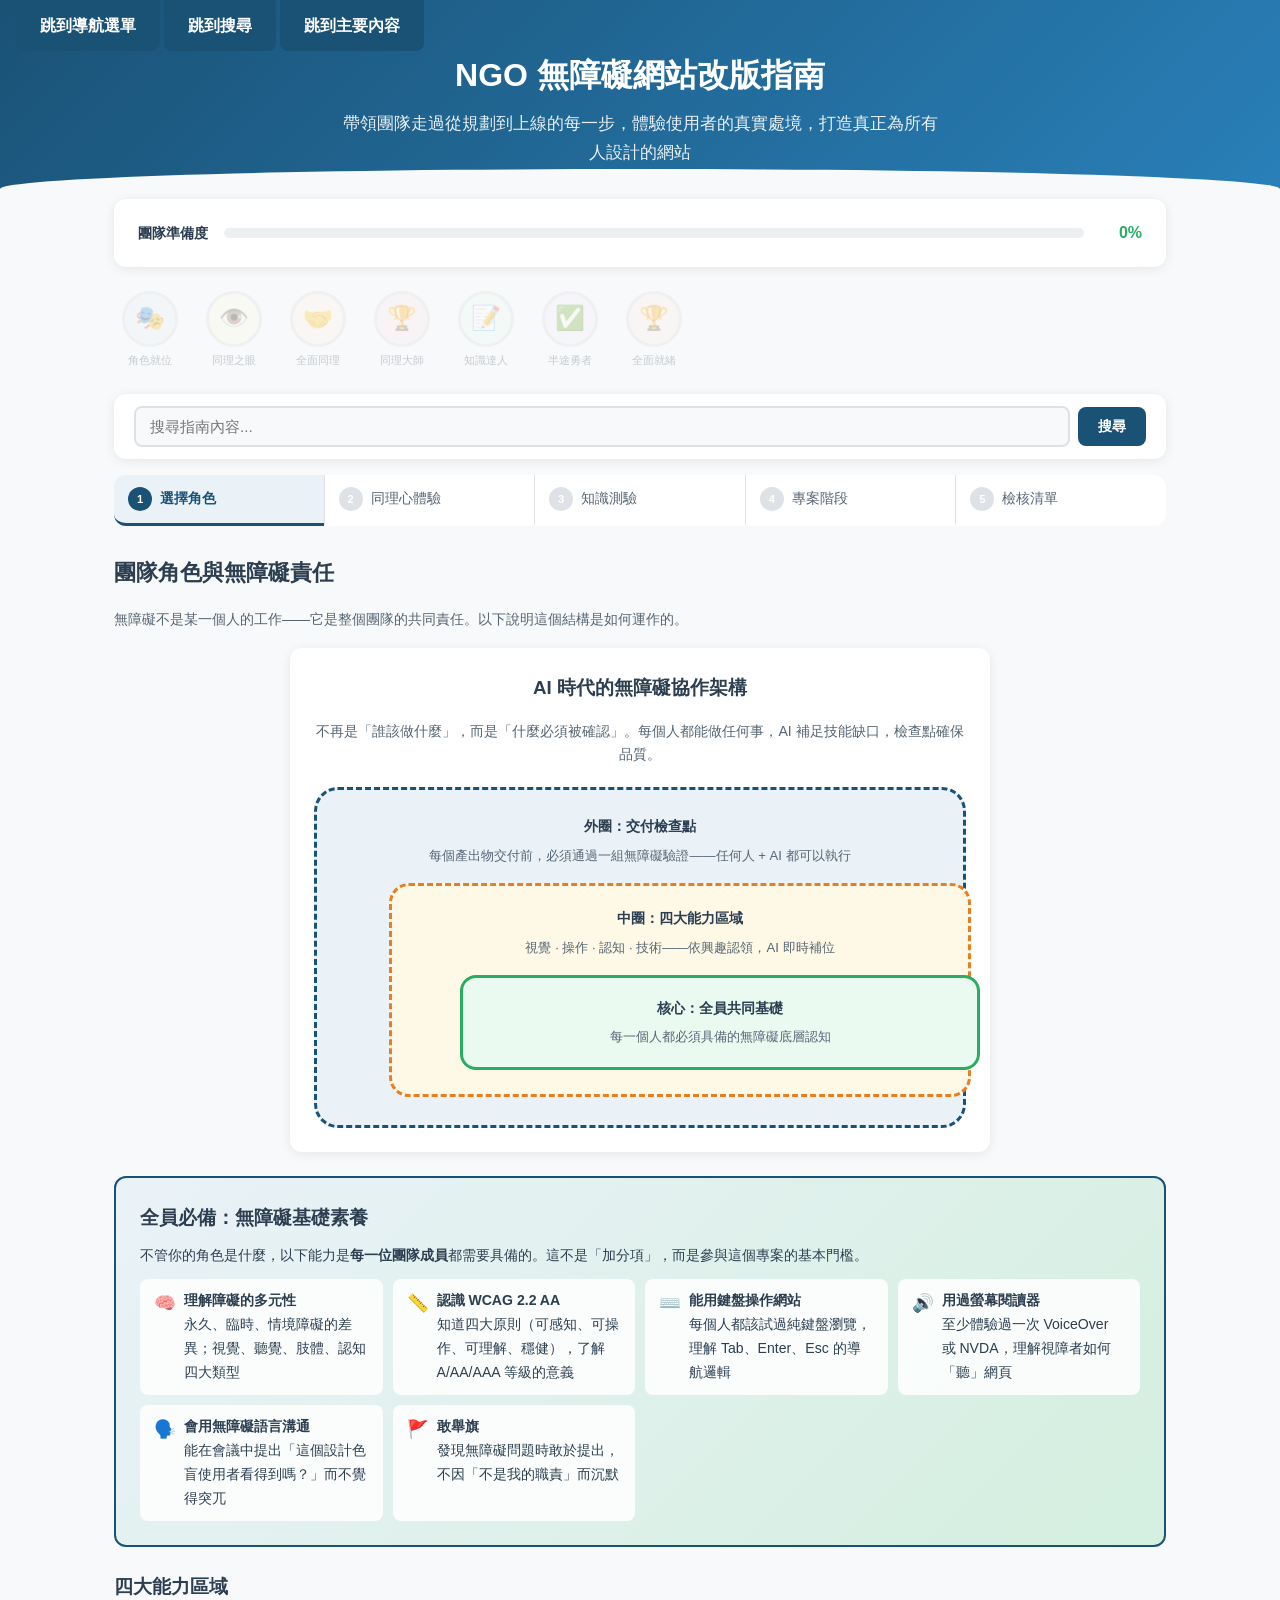
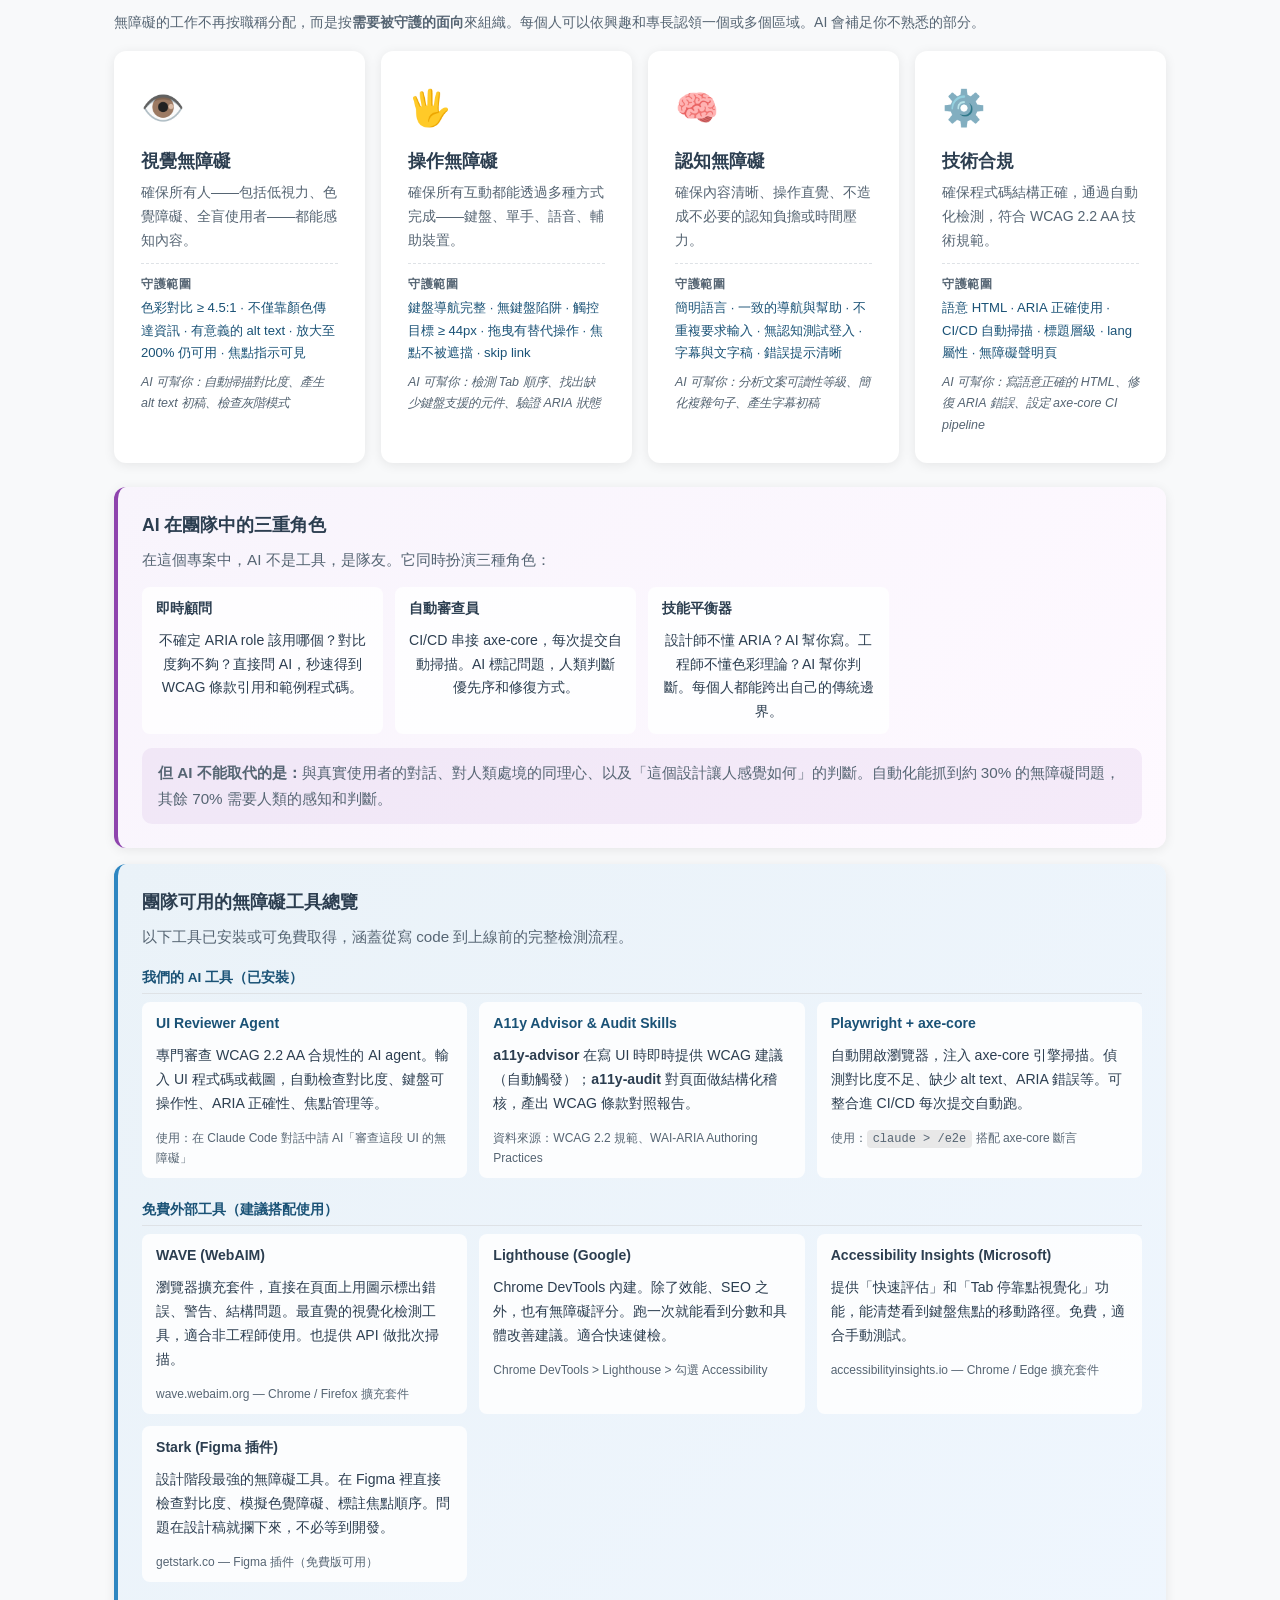
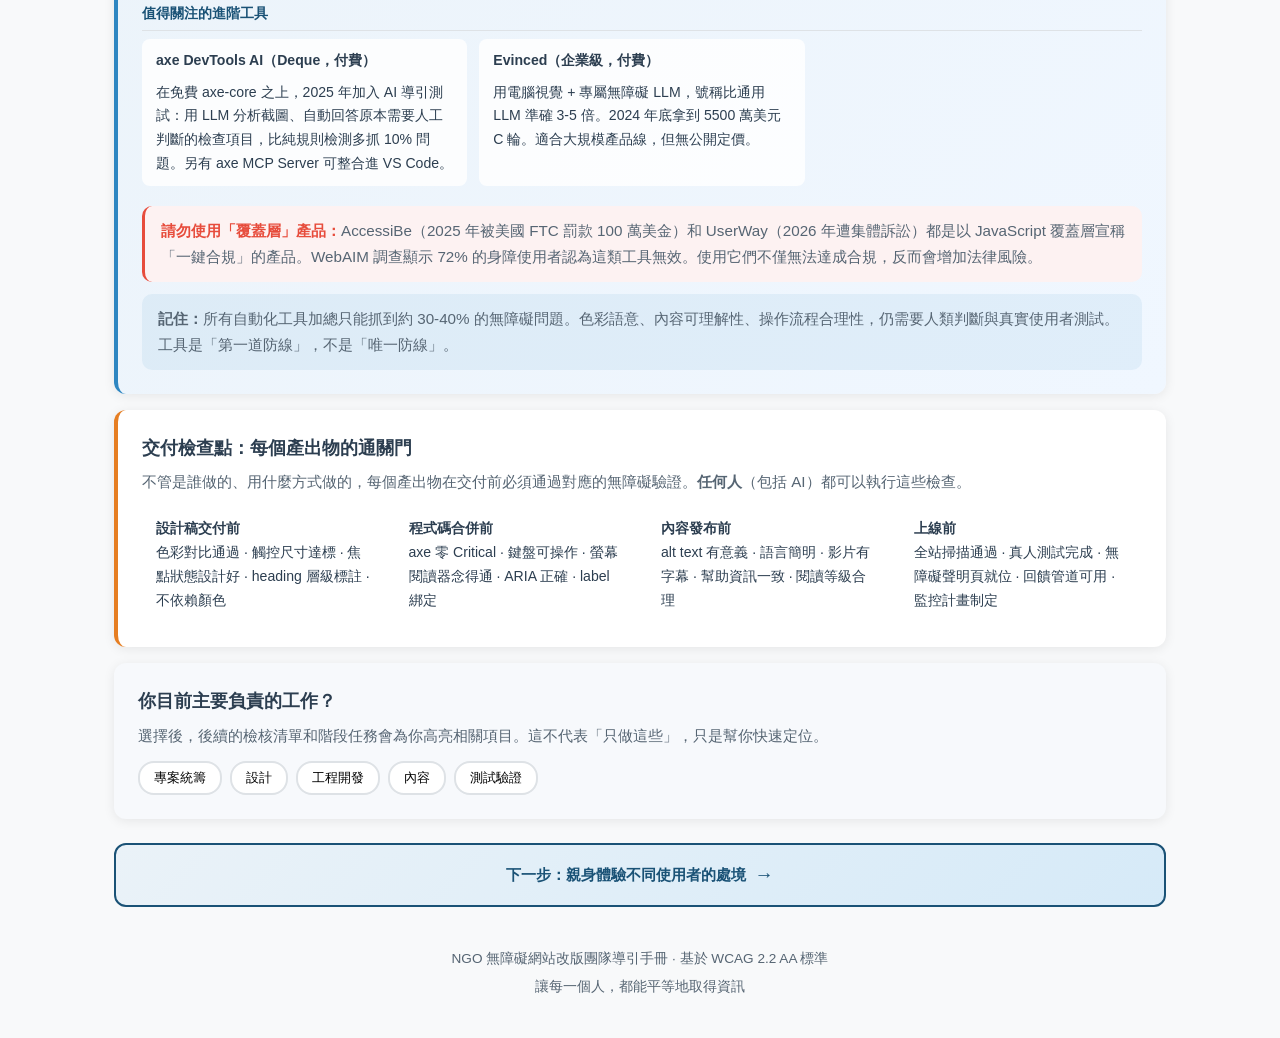
<file: accessibility-redesign-guide.html>
<!DOCTYPE html>
<html lang="zh-Hant">
<head>
<meta charset="UTF-8">
<meta name="viewport" content="width=device-width, initial-scale=1.0">
<title>NGO 無障礙網站改版 — 團隊導引手冊</title>
<style>
  :root {
    --primary: #1a5276;
    --primary-light: #2980b9;
    --accent: #e67e22;
    --accent-light: #f39c12;
    --success: #27ae60;
    --warning: #f39c12;
    --danger: #e74c3c;
    --bg: #f8f9fa;
    --card-bg: #ffffff;
    --text: #2c3e50;
    /* FIX: #7f8c8d only 4.17:1 on white — changed to #566573 for 5.9:1 */
    --text-light: #566573;
    --border: #dee2e6;
    --shadow: 0 2px 12px rgba(0,0,0,0.08);
    --radius: 12px;
  }

  * { margin: 0; padding: 0; box-sizing: border-box; }

  body {
    font-family: -apple-system, BlinkMacSystemFont, "Segoe UI", "Noto Sans TC", sans-serif;
    background: var(--bg);
    color: var(--text);
    line-height: 1.7;
  }

  /* ===== SKIP LINKS (WCAG 2.4.1) ===== */
  .skip-links {
    position: absolute;
    top: 0;
    left: 0;
    z-index: 9999;
    display: flex;
    gap: 4px;
    padding: 0 16px;
  }
  .skip-link {
    position: relative;
    top: -100%;
    padding: 12px 24px;
    background: var(--primary);
    color: #fff;
    border-radius: 0 0 8px 8px;
    font-weight: 700;
    font-size: 1rem;
    text-decoration: none;
    transition: top 0.2s;
    white-space: nowrap;
  }
  .skip-link:focus {
    top: 0;
  }

  /* ===== SEARCH BAR ===== */
  .search-container {
    max-width: 1100px;
    margin: 0 auto 16px;
    padding: 0 24px;
  }
  .search-bar {
    display: flex;
    gap: 8px;
    background: var(--card-bg);
    border-radius: var(--radius);
    box-shadow: var(--shadow);
    padding: 12px 20px;
    align-items: center;
  }
  .search-bar input[type="search"] {
    flex: 1;
    border: 2px solid var(--border);
    border-radius: 8px;
    padding: 10px 14px;
    font-size: 0.95rem;
    font-family: inherit;
    color: var(--text);
    background: var(--bg);
    min-width: 0;
  }
  .search-bar input[type="search"]:focus-visible {
    border-color: var(--primary);
    outline: 3px solid var(--accent);
    outline-offset: 1px;
  }
  .search-bar button {
    padding: 10px 20px;
    background: var(--primary);
    color: #fff;
    border: none;
    border-radius: 8px;
    font-size: 0.9rem;
    font-weight: 600;
    cursor: pointer;
    white-space: nowrap;
    transition: background 0.2s;
  }
  .search-bar button:hover {
    background: var(--primary-light);
  }

  /* ===== GLOBAL FOCUS (WCAG 2.4.7) ===== */
  :focus-visible {
    outline: 3px solid var(--accent);
    outline-offset: 2px;
  }
  :focus:not(:focus-visible) {
    outline: none;
  }

  /* ===== HEADER ===== */
  .hero {
    background: linear-gradient(135deg, var(--primary) 0%, var(--primary-light) 100%);
    color: white;
    text-align: center;
    padding: 48px 24px 40px;
    position: relative;
    overflow: hidden;
  }
  .hero::after {
    content: '';
    position: absolute;
    bottom: -2px;
    left: 0; right: 0;
    height: 40px;
    background: var(--bg);
    border-radius: 50% 50% 0 0;
  }
  .hero h1 { font-size: 2rem; margin-bottom: 8px; font-weight: 800; }
  .hero p { opacity: 0.9; font-size: 1.05rem; max-width: 600px; margin: 0 auto; }

  /* ===== PROGRESS BAR ===== */
  .progress-bar-container {
    max-width: 1100px;
    margin: -8px auto 24px;
    padding: 0 24px;
    position: relative;
    z-index: 2;
  }
  .progress-card {
    background: var(--card-bg);
    border-radius: var(--radius);
    box-shadow: var(--shadow);
    padding: 20px 24px;
    display: flex;
    align-items: center;
    gap: 16px;
  }
  .progress-card .label { font-weight: 600; white-space: nowrap; font-size: 0.9rem; }
  .progress-track {
    flex: 1;
    height: 10px;
    background: #ecf0f1;
    border-radius: 5px;
    overflow: hidden;
  }
  .progress-fill {
    height: 100%;
    background: linear-gradient(90deg, var(--success), #2ecc71);
    border-radius: 5px;
    transition: width 0.5s ease;
    width: 0%;
  }
  .progress-pct { font-weight: 700; color: var(--success); min-width: 42px; text-align: right; }

  /* ===== NAV TABS ===== */
  .nav-container {
    max-width: 1100px;
    margin: 0 auto 24px;
    padding: 0 24px;
  }
  .nav-tabs {
    display: flex;
    gap: 0;
    overflow-x: auto;
    padding-bottom: 4px;
    position: relative;
  }
  .nav-tab {
    flex: 1;
    display: flex;
    align-items: center;
    gap: 8px;
    padding: 12px 14px;
    border: none;
    background: var(--card-bg);
    cursor: pointer;
    font-size: 0.85rem;
    font-weight: 500;
    color: var(--text-light);
    white-space: nowrap;
    transition: all 0.2s;
    position: relative;
    border-bottom: 3px solid transparent;
  }
  .nav-tab:first-child { border-radius: 12px 0 0 12px; }
  .nav-tab:last-child { border-radius: 0 12px 12px 0; }
  .nav-tab + .nav-tab { border-left: 1px solid var(--border); }
  .nav-tab:hover { color: var(--primary); background: #eaf2f8; }
  .nav-tab[aria-selected="true"] {
    background: #eaf2f8;
    color: var(--primary);
    font-weight: 700;
    border-bottom-color: var(--primary);
  }
  .nav-tab .step-num {
    width: 24px;
    height: 24px;
    border-radius: 50%;
    display: flex;
    align-items: center;
    justify-content: center;
    font-size: 0.7rem;
    font-weight: 700;
    background: var(--border);
    color: white;
    flex-shrink: 0;
    transition: all 0.3s;
  }
  .nav-tab[aria-selected="true"] .step-num {
    background: var(--primary);
  }
  .nav-tab.completed .step-num {
    background: var(--success);
  }
  .nav-tab[aria-selected="true"].completed .step-num {
    background: var(--primary);
  }

  /* ===== SECTIONS ===== */
  .section { max-width: 1100px; margin: 0 auto; padding: 0 24px; display: none; }
  .section.active { display: block; }

  .section-title {
    font-size: 1.4rem;
    font-weight: 700;
    margin-bottom: 16px;
    display: flex;
    align-items: center;
    gap: 10px;
  }
  .section-title .icon { font-size: 1.6rem; }

  /* ===== CARDS ===== */
  .card {
    background: var(--card-bg);
    border-radius: var(--radius);
    box-shadow: var(--shadow);
    padding: 24px;
    margin-bottom: 16px;
    transition: transform 0.2s;
  }
  .card:hover { transform: translateY(-2px); }
  .card h3 {
    font-size: 1.1rem;
    margin-bottom: 6px;
    display: flex;
    align-items: center;
    gap: 8px;
  }
  .card p { color: var(--text-light); font-size: 0.95rem; }

  /* ===== ROLE CARDS ===== */
  .role-grid {
    display: grid;
    grid-template-columns: repeat(4, 1fr);
    gap: 16px;
    margin-bottom: 24px;
  }
  .role-card {
    background: var(--card-bg);
    border-radius: var(--radius);
    box-shadow: var(--shadow);
    padding: 24px;
    cursor: pointer;
    transition: all 0.25s;
    border: 3px solid transparent;
    position: relative;
  }
  .role-card:hover { transform: translateY(-3px); box-shadow: 0 6px 20px rgba(0,0,0,0.12); }
  .role-card[aria-pressed="true"] { border-color: var(--primary); }
  .role-card .role-icon { font-size: 2.2rem; margin-bottom: 10px; display: block; }
  .role-card .role-name { font-weight: 700; font-size: 1.1rem; margin-bottom: 4px; }
  .role-card .role-desc { color: var(--text-light); font-size: 0.88rem; }
  .role-card .badge-tag {
    position: absolute;
    top: 12px;
    right: 12px;
    background: var(--primary);
    color: white;
    font-size: 0.7rem;
    padding: 2px 8px;
    border-radius: 10px;
    display: none;
  }
  .role-card[aria-pressed="true"] .badge-tag { display: block; }

  /* ===== PHASE TIMELINE ===== */
  .timeline {
    position: relative;
    padding-left: 36px;
  }
  .timeline::before {
    content: '';
    position: absolute;
    left: 14px;
    top: 0;
    bottom: 0;
    width: 3px;
    background: #dfe6e9;
    border-radius: 2px;
  }
  .timeline-item {
    position: relative;
    margin-bottom: 28px;
  }
  .timeline-dot {
    position: absolute;
    left: -36px;
    top: 4px;
    width: 28px;
    height: 28px;
    border-radius: 50%;
    display: flex;
    align-items: center;
    justify-content: center;
    font-size: 0.8rem;
    font-weight: 700;
    color: white;
    z-index: 1;
  }
  .timeline-item .phase-card {
    background: var(--card-bg);
    border-radius: var(--radius);
    box-shadow: var(--shadow);
    padding: 20px 24px;
    cursor: pointer;
    transition: all 0.2s;
  }
  .timeline-item .phase-card:hover { transform: translateX(4px); }
  .phase-card h3 { font-size: 1.05rem; font-weight: 700; margin-bottom: 4px; }
  .phase-card .phase-subtitle { color: var(--text-light); font-size: 0.88rem; }
  .phase-card .tag {
    display: inline-block;
    padding: 2px 10px;
    border-radius: 10px;
    font-size: 0.75rem;
    font-weight: 600;
    margin-top: 8px;
  }

  /* ===== CHECKLIST ===== */
  .checklist { list-style: none; }
  .checklist li {
    padding: 12px 16px;
    border-bottom: 1px solid var(--border);
    display: flex;
    align-items: flex-start;
    gap: 12px;
    transition: background 0.15s;
    border-radius: 6px;
  }
  .checklist li:hover { background: #f7f9fc; }
  .checklist li:last-child { border-bottom: none; }
  .checklist li label {
    display: flex;
    align-items: flex-start;
    gap: 12px;
    cursor: pointer;
    width: 100%;
  }
  .checklist input[type="checkbox"] {
    width: 22px;
    height: 22px;
    flex-shrink: 0;
    margin-top: 2px;
    accent-color: var(--success);
    cursor: pointer;
  }
  .checklist li.checked .check-text { text-decoration: line-through; color: var(--text-light); }
  .check-text { font-size: 0.92rem; }
  .check-role-tag {
    display: inline-block;
    font-size: 0.7rem;
    padding: 1px 7px;
    border-radius: 8px;
    margin-left: 6px;
    font-weight: 600;
    vertical-align: middle;
  }

  /* ===== PHASE DETAIL ===== */
  .phase-detail { display: none; }
  .phase-detail.active { display: block; }
  .back-btn {
    background: none;
    border: none;
    color: var(--primary-light);
    font-size: 0.95rem;
    cursor: pointer;
    font-weight: 600;
    margin-bottom: 16px;
    display: flex;
    align-items: center;
    gap: 6px;
  }
  .back-btn:hover { text-decoration: underline; }

  /* ===== EMPATHY SIMULATION ===== */
  .sim-grid {
    display: grid;
    grid-template-columns: repeat(auto-fill, minmax(280px, 1fr));
    gap: 16px;
    margin-bottom: 24px;
  }
  .sim-card {
    background: var(--card-bg);
    border-radius: var(--radius);
    box-shadow: var(--shadow);
    overflow: hidden;
    transition: transform 0.2s;
  }
  .sim-card:hover { transform: translateY(-2px); }
  .sim-preview {
    height: 160px;
    display: flex;
    align-items: center;
    justify-content: center;
    font-size: 1rem;
    color: white;
    text-align: center;
    padding: 20px;
    position: relative;
    overflow: hidden;
  }
  .sim-info { padding: 16px 20px; }
  .sim-info h3 { font-size: 1rem; margin-bottom: 4px; }
  .sim-info p { font-size: 0.85rem; color: var(--text-light); margin-bottom: 12px; }
  .sim-btn {
    display: inline-block;
    padding: 8px 20px;
    border: none;
    border-radius: 20px;
    background: var(--primary);
    color: white;
    font-size: 0.88rem;
    font-weight: 600;
    cursor: pointer;
    transition: background 0.2s;
  }
  .sim-btn:hover { background: var(--primary-light); }

  /* Simulation Dialog */
  .sim-dialog {
    border: none;
    border-radius: 16px;
    max-width: 680px;
    width: 90%;
    max-height: 90vh;
    overflow-y: auto;
    padding: 32px;
    position: relative;
    box-shadow: 0 8px 40px rgba(0,0,0,0.3);
  }
  .sim-dialog::backdrop {
    background: rgba(0,0,0,0.7);
  }
  .sim-close {
    position: absolute;
    top: 12px;
    right: 16px;
    background: none;
    border: none;
    font-size: 1.5rem;
    cursor: pointer;
    color: var(--text-light);
    width: 44px;
    height: 44px;
    display: flex;
    align-items: center;
    justify-content: center;
  }
  .sim-demo-area {
    min-height: 200px;
    border-radius: var(--radius);
    padding: 24px;
    margin: 16px 0;
    position: relative;
  }

  /* ===== QUIZ ===== */
  .quiz-card {
    background: var(--card-bg);
    border-radius: var(--radius);
    box-shadow: var(--shadow);
    padding: 28px;
    margin-bottom: 20px;
  }
  .quiz-q {
    font-weight: 700;
    font-size: 1.05rem;
    margin-bottom: 16px;
    display: flex;
    gap: 10px;
  }
  .quiz-q .q-num {
    background: var(--primary);
    color: white;
    width: 28px;
    height: 28px;
    border-radius: 50%;
    display: flex;
    align-items: center;
    justify-content: center;
    font-size: 0.85rem;
    flex-shrink: 0;
  }
  .quiz-options { display: flex; flex-direction: column; gap: 8px; }
  .quiz-opt {
    padding: 12px 16px;
    border: 2px solid var(--border);
    border-radius: 10px;
    cursor: pointer;
    font-size: 0.92rem;
    transition: all 0.2s;
    background: var(--card-bg);
    text-align: left;
    width: 100%;
    font-family: inherit;
    color: inherit;
  }
  .quiz-opt:hover { border-color: var(--primary-light); background: #eaf2f8; }
  .quiz-opt:focus-visible { border-color: var(--primary); }
  .quiz-opt[aria-disabled="true"] { pointer-events: none; opacity: 0.7; }
  .quiz-opt.correct { border-color: var(--success); background: #eafaf1; opacity: 1; }
  .quiz-opt.wrong { border-color: var(--danger); background: #fdf2f2; opacity: 1; }
  .quiz-explain {
    margin-top: 12px;
    padding: 14px 16px;
    border-radius: 10px;
    font-size: 0.9rem;
    display: none;
  }
  .quiz-explain.show { display: block; }
  .quiz-explain.correct-bg { background: #eafaf1; border-left: 4px solid var(--success); }
  .quiz-explain.wrong-bg { background: #fdf2f2; border-left: 4px solid var(--danger); }

  .quiz-score {
    text-align: center;
    padding: 32px;
    background: var(--card-bg);
    border-radius: var(--radius);
    box-shadow: var(--shadow);
    display: none;
  }
  .quiz-score.show { display: block; }
  .quiz-score .score-num { font-size: 3rem; font-weight: 800; color: var(--primary); }
  .quiz-score .score-label { color: var(--text-light); margin-top: 4px; }
  .badge-earned {
    display: inline-block;
    padding: 6px 16px;
    border-radius: 20px;
    background: linear-gradient(135deg, var(--accent), var(--accent-light));
    color: white;
    font-weight: 700;
    font-size: 0.9rem;
    margin-top: 12px;
    animation: badgePop 0.4s ease;
  }
  @keyframes badgePop {
    0% { transform: scale(0); }
    70% { transform: scale(1.15); }
    100% { transform: scale(1); }
  }

  /* ===== FILTER PILLS ===== */
  .filter-pills {
    display: flex;
    gap: 8px;
    flex-wrap: wrap;
    margin-bottom: 16px;
  }
  .filter-pill {
    padding: 6px 14px;
    border-radius: 16px;
    border: 2px solid var(--border);
    background: white;
    font-size: 0.82rem;
    cursor: pointer;
    transition: all 0.2s;
    font-weight: 500;
  }
  .filter-pill[aria-pressed="true"] { border-color: var(--primary); background: #eaf2f8; color: var(--primary); }
  .filter-pill:hover { border-color: var(--primary-light); }

  /* ===== GAMIFICATION ===== */
  .badges-row {
    display: flex;
    gap: 12px;
    flex-wrap: wrap;
    margin-bottom: 24px;
  }
  .badge-item {
    width: 72px;
    text-align: center;
    opacity: 0.3;
    transition: all 0.3s;
  }
  .badge-item.earned { opacity: 1; }
  .badge-icon {
    width: 56px;
    height: 56px;
    border-radius: 50%;
    display: flex;
    align-items: center;
    justify-content: center;
    font-size: 1.5rem;
    margin: 0 auto 4px;
    border: 3px solid #ddd;
  }
  .badge-item.earned .badge-icon { border-color: var(--accent); box-shadow: 0 2px 8px rgba(230,126,34,0.3); }
  .badge-label { font-size: 0.7rem; color: var(--text-light); }

  /* ===== SHARED FOUNDATION ===== */
  .foundation-box {
    background: linear-gradient(135deg, #eaf2f8 0%, #d4efdf 100%);
    border-radius: var(--radius);
    padding: 24px;
    margin-bottom: 24px;
    border: 2px solid var(--primary);
    position: relative;
  }
  .foundation-box h3 { margin-bottom: 10px; }
  .foundation-items {
    display: grid;
    grid-template-columns: repeat(auto-fill, minmax(220px, 1fr));
    gap: 10px;
    margin-top: 12px;
  }
  .foundation-item {
    background: rgba(255,255,255,0.85);
    padding: 10px 14px;
    border-radius: 8px;
    font-size: 0.88rem;
    display: flex;
    align-items: flex-start;
    gap: 8px;
  }
  .foundation-item .fi-icon { font-size: 1.1rem; flex-shrink: 0; }

  /* Role layer diagram */
  .layer-diagram {
    background: var(--card-bg);
    border-radius: var(--radius);
    box-shadow: var(--shadow);
    padding: 24px;
    margin-bottom: 24px;
    max-width: 700px;
    margin-left: auto;
    margin-right: auto;
  }
  .layer-ring {
    display: flex;
    align-items: center;
    justify-content: center;
    flex-direction: column;
    gap: 0;
  }
  .layer {
    width: 100%;
    text-align: center;
    padding: 20px 24px;
    font-size: 0.9rem;
    position: relative;
  }
  .layer-outer { background: #eaf2f8; border: 3px dashed var(--primary); padding: 24px 32px 28px; border-radius: 24px; }
  .layer-mid { background: #fef9e7; border: 3px dashed var(--accent); margin: 16px 40px 0; padding: 20px 28px 24px; border-radius: 20px; }
  .layer-inner { background: #eafaf1; border: 3px solid var(--success); margin: 16px 40px 0; padding: 18px 24px; border-radius: 16px; }
  .layer-label { font-weight: 700; font-size: 0.9rem; margin-bottom: 6px; }
  .layer-desc { font-size: 0.82rem; color: var(--text-light); }

  .role-card .role-a11y {
    margin-top: 10px;
    padding-top: 10px;
    border-top: 1px dashed var(--border);
    font-size: 0.82rem;
    color: var(--primary);
  }
  .role-card .role-a11y strong { display: block; margin-bottom: 2px; font-size: 0.78rem; color: var(--text-light); text-transform: uppercase; letter-spacing: 0.5px; }

  /* ===== DISCLOSURE (temporary disability cards) ===== */
  details.disclosure-card {
    background: var(--card-bg);
    border-radius: var(--radius);
    box-shadow: var(--shadow);
    margin-bottom: 12px;
  }
  details.disclosure-card summary {
    padding: 24px;
    cursor: pointer;
    font-size: 1.1rem;
    font-weight: 700;
    display: flex;
    align-items: center;
    gap: 8px;
    list-style: none;
  }
  details.disclosure-card summary::-webkit-details-marker { display: none; }
  details.disclosure-card summary::before {
    content: '\25B6';
    font-size: 0.7rem;
    transition: transform 0.2s;
    flex-shrink: 0;
  }
  details.disclosure-card[open] summary::before {
    transform: rotate(90deg);
  }
  details.disclosure-card .detail-content {
    padding: 0 24px 24px;
  }

  /* ===== UTILITIES ===== */
  .mb-16 { margin-bottom: 16px; }
  .mb-24 { margin-bottom: 24px; }
  .text-sm { font-size: 0.88rem; }
  .text-muted { color: var(--text-light); }
  .flex-center { display: flex; align-items: center; gap: 8px; }
  .sr-only {
    position: absolute;
    width: 1px;
    height: 1px;
    padding: 0;
    margin: -1px;
    overflow: hidden;
    clip: rect(0,0,0,0);
    white-space: nowrap;
    border: 0;
  }

  /* ===== RESPONSIVE ===== */
  @media (max-width: 640px) {
    .hero h1 { font-size: 1.5rem; }
    .role-grid { grid-template-columns: 1fr; }
    .sim-grid { grid-template-columns: 1fr; }
    .sim-dialog { padding: 20px; }
  }

  /* ===== REDUCED MOTION (WCAG 2.3.3) ===== */
  @media (prefers-reduced-motion: reduce) {
    *, *::before, *::after {
      animation-duration: 0.01ms !important;
      animation-iteration-count: 1 !important;
      transition-duration: 0.01ms !important;
    }
  }

  /* Simulation Effects */
  .blur-sim { filter: blur(3px); }
  .low-contrast-sim { filter: contrast(0.3) brightness(1.2); }
  .color-blind-sim { filter: grayscale(0.8) sepia(0.2); }
  .tremor-text { display: inline-block; }
  .tremor-text.shaking { animation: tremor 0.15s infinite; }
  @keyframes tremor {
    0% { transform: translate(0,0); }
    25% { transform: translate(2px,-1px); }
    50% { transform: translate(-1px,2px); }
    75% { transform: translate(-2px,-1px); }
    100% { transform: translate(1px,1px); }
  }

  .kb-trap-area button:focus {
    outline: 3px solid var(--accent);
    outline-offset: 2px;
  }

  footer {
    text-align: center;
    padding: 40px 24px;
    color: var(--text-light);
    font-size: 0.85rem;
  }

  .live-announcer {
    position: absolute;
    width: 1px;
    height: 1px;
    overflow: hidden;
    clip: rect(0,0,0,0);
  }
/* Next step CTA */
.next-step-cta {
  display: flex;
  align-items: center;
  justify-content: center;
  gap: 8px;
  padding: 14px 24px;
  margin-top: 24px;
  background: linear-gradient(135deg, #eaf2f8, #d6eaf8);
  border: 2px solid var(--primary);
  border-radius: var(--radius);
  cursor: pointer;
  font-size: 0.95rem;
  font-weight: 600;
  color: var(--primary);
  transition: all 0.2s;
}
.next-step-cta:hover { background: var(--primary); color: white; }
.next-step-cta .arrow { font-size: 1.2rem; }

@media (max-width: 600px) {
  .nav-tab { padding: 10px 8px; font-size: 0.75rem; gap: 4px; }
  .nav-tab .step-num { width: 20px; height: 20px; font-size: 0.6rem; }
  .nav-tab .tab-label { display: none; }
  .nav-tab .tab-label-short { display: inline; }
}
@media (min-width: 601px) {
  .nav-tab .tab-label-short { display: none; }
}

/* ===== IMMERSIVE SIM INFRASTRUCTURE ===== */
.sim-control-panel {
  position: fixed;
  bottom: 24px;
  right: 24px;
  z-index: 10000;
  background: var(--card-bg);
  border: 3px solid var(--accent);
  border-radius: var(--radius);
  box-shadow: 0 8px 32px rgba(0,0,0,0.2);
  padding: 20px 24px;
  max-width: 340px;
  width: 90%;
  filter: none !important;
  display: none;
}
.sim-control-panel.active { display: block; }
.sim-control-panel h3 { font-size: 1rem; margin-bottom: 8px; }
.sim-control-panel .challenge {
  font-size: 0.85rem;
  color: var(--text-light);
  margin: 12px 0;
  padding: 10px 12px;
  background: var(--bg);
  border-radius: 8px;
  border-left: 3px solid var(--accent);
}
.sim-control-panel .sim-stop-btn {
  width: 100%;
  padding: 10px;
  background: var(--danger);
  color: white;
  border: none;
  border-radius: 8px;
  font-size: 0.9rem;
  font-weight: 600;
  cursor: pointer;
}
.sim-control-panel .sim-stop-btn:hover { opacity: 0.9; }
.sim-intensity {
  width: 100%;
  margin: 8px 0;
  accent-color: var(--primary);
}
.sim-mode-btns { display: flex; gap: 6px; flex-wrap: wrap; margin: 8px 0; }
.sim-mode-btn {
  padding: 4px 12px;
  border: 2px solid var(--border);
  border-radius: 16px;
  background: white;
  font-size: 0.78rem;
  cursor: pointer;
}
.sim-mode-btn.active { border-color: var(--primary); background: #eaf2f8; }

/* Fake cursor for tremor sim */
.fake-cursor {
  position: fixed;
  z-index: 9999;
  pointer-events: none;
  width: 20px;
  height: 20px;
  display: none;
}
.fake-cursor::after {
  content: '';
  display: block;
  width: 0; height: 0;
  border-left: 6px solid black;
  border-right: 6px solid transparent;
  border-bottom: 10px solid transparent;
  border-top: 10px solid black;
}

/* Screen reader overlay */
.sr-sim-overlay {
  position: fixed;
  inset: 0;
  z-index: 9998;
  background: #000;
  color: #fff;
  display: none;
  flex-direction: column;
  align-items: center;
  justify-content: center;
  padding: 40px;
  font-family: 'Courier New', monospace;
}
.sr-sim-overlay.active { display: flex; }
.sr-sim-role { color: var(--accent); font-size: 0.85rem; margin-bottom: 8px; }
.sr-sim-text { font-size: 1.4rem; max-width: 600px; text-align: center; line-height: 1.6; }
.sr-sim-hint { position: absolute; bottom: 40px; color: #888; font-size: 0.85rem; }

/* Education card variant */
.edu-card {
  background: var(--card-bg);
  border-radius: var(--radius);
  box-shadow: var(--shadow);
  overflow: hidden;
  border: 2px dashed var(--border);
  opacity: 0.95;
}
.edu-card .edu-header {
  padding: 16px 20px;
  background: var(--bg);
  border-bottom: 1px solid var(--border);
  font-size: 0.75rem;
  font-weight: 600;
  color: var(--text-light);
  text-transform: uppercase;
  letter-spacing: 0.5px;
}
.edu-card .sim-info { padding: 16px 20px; }

/* Timer banner for anxiety sim */
.anxiety-timer {
  position: fixed;
  top: 0;
  left: 0;
  right: 0;
  z-index: 9997;
  background: var(--danger);
  color: white;
  text-align: center;
  padding: 8px;
  font-weight: 700;
  font-size: 0.9rem;
  display: none;
}

/* ADHD distractions */
.adhd-distraction {
  position: fixed;
  z-index: 9996;
  border-radius: var(--radius);
  box-shadow: var(--shadow);
  padding: 12px 16px;
  font-size: 0.85rem;
  animation: adhd-float 3s ease-in-out infinite alternate;
}
@keyframes adhd-float {
  0% { transform: translateY(0); }
  100% { transform: translateY(-10px); }
}

/* Photosensitivity warning dialog */
.photosens-dialog {
  border: none;
  border-radius: var(--radius);
  padding: 32px;
  max-width: 480px;
  text-align: center;
  box-shadow: 0 8px 40px rgba(0,0,0,0.3);
}
.photosens-dialog::backdrop { background: rgba(0,0,0,0.7); }
</style>
</head>
<body>

<!-- Skip Links (WCAG 2.4.1 Bypass Blocks) -->
<div class="skip-links">
  <a href="#site-nav" class="skip-link">跳到導航選單</a>
  <a href="#site-search" class="skip-link">跳到搜尋</a>
  <a href="#main-content" class="skip-link">跳到主要內容</a>
</div>

<!-- Live region for dynamic announcements (WCAG 4.1.3) -->
<div id="liveAnnouncer" class="live-announcer" aria-live="polite" aria-atomic="true"></div>

<!-- SVG Color Vision Deficiency Filters -->
<svg style="position:absolute;width:0;height:0;" aria-hidden="true">
  <defs>
    <filter id="sim-protanopia">
      <feColorMatrix type="matrix" values="0.567 0.433 0 0 0  0.558 0.442 0 0 0  0 0.242 0.758 0 0  0 0 0 1 0"/>
    </filter>
    <filter id="sim-deuteranopia">
      <feColorMatrix type="matrix" values="0.625 0.375 0 0 0  0.7 0.3 0 0 0  0 0.3 0.7 0 0  0 0 0 1 0"/>
    </filter>
  </defs>
</svg>

<!-- Fake cursor for tremor sim -->
<div class="fake-cursor" id="fakeCursor" aria-hidden="true"></div>

<!-- Screen reader sim overlay -->
<div class="sr-sim-overlay" id="srSimOverlay" role="region" aria-label="螢幕閱讀器模擬">
  <div class="sr-sim-role" id="srSimRole"></div>
  <div class="sr-sim-text" id="srSimText"></div>
  <div class="sr-sim-hint">Arrow keys: navigate | Enter: activate | Esc: stop</div>
</div>

<!-- Anxiety timer -->
<div class="anxiety-timer" id="anxietyTimer" aria-hidden="true"></div>

<!-- Photosensitivity warning dialog -->
<dialog class="photosens-dialog" id="photosensDialog">
  <h2 style="margin-bottom:12px;font-size:1.1rem;">Photosensitivity Warning</h2>
  <p style="margin-bottom:16px;font-size:0.9rem;color:var(--text-light);">
    此模擬包含動態視覺效果（移動、色彩變化）。如果你有光敏性癲癇或對閃爍敏感，請勿使用此模擬。
  </p>
  <div style="display:flex;gap:8px;justify-content:center;">
    <button class="sim-btn" id="photosensConfirm" style="background:var(--primary);">我了解，繼續</button>
    <button class="sim-btn" id="photosensCancel" style="background:var(--text-light);">取消</button>
  </div>
</dialog>

<!-- Floating control panel -->
<div class="sim-control-panel" id="simControlPanel">
  <h3 id="simControlTitle"></h3>
  <div id="simControlSlider" style="display:none;">
    <label for="simIntensity" style="font-size:0.8rem;color:var(--text-light);">
      強度：<span id="simIntensityLabel">中</span>
    </label>
    <input type="range" id="simIntensity" class="sim-intensity" min="0" max="100" value="50">
  </div>
  <div id="simControlModes" style="display:none;"></div>
  <div class="challenge" id="simControlChallenge"></div>
  <button class="sim-stop-btn" onclick="stopImmersiveSim()">停止體驗</button>
  <div style="font-size:0.75rem;color:var(--text-light);margin-top:8px;text-align:center;">按 Esc 也可以停止</div>
</div>

<!-- ===== HERO (semantic header) ===== -->
<header class="hero" role="banner">
  <h1>NGO 無障礙網站改版指南</h1>
  <p>帶領團隊走過從規劃到上線的每一步，體驗使用者的真實處境，打造真正為所有人設計的網站</p>
</header>

<main id="main-content">

<!-- ===== PROGRESS (role=progressbar) ===== -->
<div class="progress-bar-container">
  <div class="progress-card">
    <span class="label" id="progressLabel">團隊準備度</span>
    <div class="progress-track">
      <div class="progress-fill" id="globalProgress"
           role="progressbar"
           aria-valuenow="0"
           aria-valuemin="0"
           aria-valuemax="100"
           aria-labelledby="progressLabel"></div>
    </div>
    <span class="progress-pct" id="globalPct" aria-hidden="true">0%</span>
  </div>
</div>

<!-- ===== GAMIFICATION BADGES ===== -->
<div style="max-width:1100px;margin:0 auto 16px;padding:0 24px;">
  <div class="badges-row" id="badgesRow" aria-label="成就徽章">
    <div class="badge-item" data-badge="role-selected" aria-label="角色就位 — 尚未達成">
      <div class="badge-icon" style="background:#eaf2f8;" aria-hidden="true">&#x1F3AD;</div>
      <div class="badge-label">角色就位</div>
    </div>
    <div class="badge-item" data-badge="empathy-1" aria-label="同理之眼 — 尚未達成">
      <div class="badge-icon" style="background:#fef9e7;" aria-hidden="true">&#x1F441;&#xFE0F;</div>
      <div class="badge-label">同理之眼</div>
    </div>
    <div class="badge-item" data-badge="empathy-3" aria-label="全面同理 — 尚未達成">
      <div class="badge-icon" style="background:#fdf2e9;" aria-hidden="true">&#x1F91D;</div>
      <div class="badge-label">全面同理</div>
    </div>
    <div class="badge-item" data-badge="empathy-all" aria-label="同理大師 — 尚未達成">
      <div class="badge-icon" style="background:#f9ebea;" aria-hidden="true">&#x1F3C6;</div>
      <div class="badge-label">同理大師</div>
    </div>
    <div class="badge-item" data-badge="quiz-pass" aria-label="知識達人 — 尚未達成">
      <div class="badge-icon" style="background:#eafaf1;" aria-hidden="true">&#x1F4DD;</div>
      <div class="badge-label">知識達人</div>
    </div>
    <div class="badge-item" data-badge="checklist-50" aria-label="半途勇者 — 尚未達成">
      <div class="badge-icon" style="background:#f4ecf7;" aria-hidden="true">&#x2705;</div>
      <div class="badge-label">半途勇者</div>
    </div>
    <div class="badge-item" data-badge="checklist-100" aria-label="全面就緒 — 尚未達成">
      <div class="badge-icon" style="background:#fdedec;" aria-hidden="true">&#x1F3C6;</div>
      <div class="badge-label">全面就緒</div>
    </div>
  </div>
</div>

<!-- ===== SEARCH ===== -->
<div class="search-container">
  <search id="site-search" role="search" aria-label="站內搜尋">
    <form class="search-bar" onsubmit="event.preventDefault(); announce('搜尋功能為示範用途，尚未啟用。');">
      <label for="search-input" class="sr-only">搜尋關鍵字</label>
      <input id="search-input" type="search" placeholder="搜尋指南內容..." autocomplete="off">
      <button type="submit">搜尋</button>
    </form>
  </search>
</div>

<!-- ===== NAVIGATION ===== -->
<nav id="site-nav" class="nav-container" aria-label="學習旅程導航">
  <div class="nav-tabs" role="tablist" aria-label="章節">
    <button class="nav-tab" role="tab" id="tab-roles" aria-selected="true" aria-controls="sec-roles" tabindex="0" data-journey="roles">
      <span class="step-num">1</span>
      <span class="tab-label">選擇角色</span><span class="tab-label-short">角色</span>
    </button>
    <button class="nav-tab" role="tab" id="tab-empathy" aria-selected="false" aria-controls="sec-empathy" tabindex="-1" data-journey="empathy">
      <span class="step-num">2</span>
      <span class="tab-label">同理心體驗</span><span class="tab-label-short">體驗</span>
    </button>
    <button class="nav-tab" role="tab" id="tab-quiz" aria-selected="false" aria-controls="sec-quiz" tabindex="-1" data-journey="quiz">
      <span class="step-num">3</span>
      <span class="tab-label">知識測驗</span><span class="tab-label-short">測驗</span>
    </button>
    <button class="nav-tab" role="tab" id="tab-phases" aria-selected="false" aria-controls="sec-phases" tabindex="-1" data-journey="phases">
      <span class="step-num">4</span>
      <span class="tab-label">專案階段</span><span class="tab-label-short">階段</span>
    </button>
    <button class="nav-tab" role="tab" id="tab-checklist" aria-selected="false" aria-controls="sec-checklist" tabindex="-1" data-journey="checklist">
      <span class="step-num">5</span>
      <span class="tab-label">檢核清單</span><span class="tab-label-short">清單</span>
    </button>
  </div>
</nav>

<!-- ===================== SECTION: ROLES ===================== -->
<section class="section active" id="sec-roles" role="tabpanel" aria-labelledby="tab-roles">
  <h2 class="section-title">團隊角色與無障礙責任</h2>
  <p class="text-sm text-muted mb-16">無障礙不是某一個人的工作——它是整個團隊的共同責任。以下說明這個結構是如何運作的。</p>

  <div class="layer-diagram">
    <h3 style="text-align:center;margin-bottom:16px;">AI 時代的無障礙協作架構</h3>
    <p class="text-sm text-muted" style="text-align:center;margin-bottom:20px;">不再是「誰該做什麼」，而是「什麼必須被確認」。每個人都能做任何事，AI 補足技能缺口，檢查點確保品質。</p>
    <div class="layer-ring">
      <div class="layer layer-outer">
        <div class="layer-label">外圈：交付檢查點</div>
        <div class="layer-desc">每個產出物交付前，必須通過一組無障礙驗證——任何人 + AI 都可以執行</div>
        <div class="layer layer-mid">
          <div class="layer-label">中圈：四大能力區域</div>
          <div class="layer-desc">視覺 · 操作 · 認知 · 技術——依興趣認領，AI 即時補位</div>
          <div class="layer layer-inner">
            <div class="layer-label">核心：全員共同基礎</div>
            <div class="layer-desc">每一個人都必須具備的無障礙底層認知</div>
          </div>
        </div>
      </div>
    </div>
  </div>

  <div class="foundation-box">
    <h3>全員必備：無障礙基礎素養</h3>
    <p class="text-sm">不管你的角色是什麼，以下能力是<strong>每一位團隊成員</strong>都需要具備的。這不是「加分項」，而是參與這個專案的基本門檻。</p>
    <div class="foundation-items">
      <div class="foundation-item">
        <span class="fi-icon" aria-hidden="true">&#x1F9E0;</span>
        <span><strong>理解障礙的多元性</strong><br>永久、臨時、情境障礙的差異；視覺、聽覺、肢體、認知四大類型</span>
      </div>
      <div class="foundation-item">
        <span class="fi-icon" aria-hidden="true">&#x1F4CF;</span>
        <span><strong>認識 WCAG 2.2 AA</strong><br>知道四大原則（可感知、可操作、可理解、穩健），了解 A/AA/AAA 等級的意義</span>
      </div>
      <div class="foundation-item">
        <span class="fi-icon" aria-hidden="true">&#x2328;&#xFE0F;</span>
        <span><strong>能用鍵盤操作網站</strong><br>每個人都該試過純鍵盤瀏覽，理解 Tab、Enter、Esc 的導航邏輯</span>
      </div>
      <div class="foundation-item">
        <span class="fi-icon" aria-hidden="true">&#x1F50A;</span>
        <span><strong>用過螢幕閱讀器</strong><br>至少體驗過一次 VoiceOver 或 NVDA，理解視障者如何「聽」網頁</span>
      </div>
      <div class="foundation-item">
        <span class="fi-icon" aria-hidden="true">&#x1F5E3;&#xFE0F;</span>
        <span><strong>會用無障礙語言溝通</strong><br>能在會議中提出「這個設計色盲使用者看得到嗎？」而不覺得突兀</span>
      </div>
      <div class="foundation-item">
        <span class="fi-icon" aria-hidden="true">&#x1F6A9;</span>
        <span><strong>敢舉旗</strong><br>發現無障礙問題時敢於提出，不因「不是我的職責」而沉默</span>
      </div>
    </div>
  </div>

  <h3 style="margin-bottom:8px;">四大能力區域</h3>
  <p class="text-sm text-muted mb-16">無障礙的工作不再按職稱分配，而是按<strong>需要被守護的面向</strong>來組織。每個人可以依興趣和專長認領一個或多個區域。AI 會補足你不熟悉的部分。</p>

  <div class="role-grid" id="roleGrid">
    <div class="role-card" data-role="visual" role="button" tabindex="0" aria-pressed="false" onclick="toggleRole('visual')" onkeydown="activateOnEnterSpace(event, function(){ toggleRole('visual') })">
      <span class="badge-tag">已認領</span>
      <span class="role-icon" aria-hidden="true">&#x1F441;&#xFE0F;</span>
      <div class="role-name">視覺無障礙</div>
      <div class="role-desc">確保所有人——包括低視力、色覺障礙、全盲使用者——都能感知內容。</div>
      <div class="role-a11y"><strong>守護範圍</strong>色彩對比 &#x2265; 4.5:1 · 不僅靠顏色傳達資訊 · 有意義的 alt text · 放大至 200% 仍可用 · 焦點指示可見</div>
      <div style="margin-top:8px;font-size:0.78rem;color:var(--text-light);"><em>AI 可幫你：自動掃描對比度、產生 alt text 初稿、檢查灰階模式</em></div>
    </div>
    <div class="role-card" data-role="operation" role="button" tabindex="0" aria-pressed="false" onclick="toggleRole('operation')" onkeydown="activateOnEnterSpace(event, function(){ toggleRole('operation') })">
      <span class="badge-tag">已認領</span>
      <span class="role-icon" aria-hidden="true">&#x1F590;&#xFE0F;</span>
      <div class="role-name">操作無障礙</div>
      <div class="role-desc">確保所有互動都能透過多種方式完成——鍵盤、單手、語音、輔助裝置。</div>
      <div class="role-a11y"><strong>守護範圍</strong>鍵盤導航完整 · 無鍵盤陷阱 · 觸控目標 &#x2265; 44px · 拖曳有替代操作 · 焦點不被遮擋 · skip link</div>
      <div style="margin-top:8px;font-size:0.78rem;color:var(--text-light);"><em>AI 可幫你：檢測 Tab 順序、找出缺少鍵盤支援的元件、驗證 ARIA 狀態</em></div>
    </div>
    <div class="role-card" data-role="cognitive" role="button" tabindex="0" aria-pressed="false" onclick="toggleRole('cognitive')" onkeydown="activateOnEnterSpace(event, function(){ toggleRole('cognitive') })">
      <span class="badge-tag">已認領</span>
      <span class="role-icon" aria-hidden="true">&#x1F9E0;</span>
      <div class="role-name">認知無障礙</div>
      <div class="role-desc">確保內容清晰、操作直覺、不造成不必要的認知負擔或時間壓力。</div>
      <div class="role-a11y"><strong>守護範圍</strong>簡明語言 · 一致的導航與幫助 · 不重複要求輸入 · 無認知測試登入 · 字幕與文字稿 · 錯誤提示清晰</div>
      <div style="margin-top:8px;font-size:0.78rem;color:var(--text-light);"><em>AI 可幫你：分析文案可讀性等級、簡化複雜句子、產生字幕初稿</em></div>
    </div>
    <div class="role-card" data-role="technical" role="button" tabindex="0" aria-pressed="false" onclick="toggleRole('technical')" onkeydown="activateOnEnterSpace(event, function(){ toggleRole('technical') })">
      <span class="badge-tag">已認領</span>
      <span class="role-icon" aria-hidden="true">&#x2699;&#xFE0F;</span>
      <div class="role-name">技術合規</div>
      <div class="role-desc">確保程式碼結構正確，通過自動化檢測，符合 WCAG 2.2 AA 技術規範。</div>
      <div class="role-a11y"><strong>守護範圍</strong>語意 HTML · ARIA 正確使用 · CI/CD 自動掃描 · 標題層級 · lang 屬性 · 無障礙聲明頁</div>
      <div style="margin-top:8px;font-size:0.78rem;color:var(--text-light);"><em>AI 可幫你：寫語意正確的 HTML、修復 ARIA 錯誤、設定 axe-core CI pipeline</em></div>
    </div>
  </div>

  <div class="card" style="border-left: 4px solid #8e44ad; background: linear-gradient(135deg, #f8f4fc 0%, #fef9ff 100%);">
    <h3>AI 在團隊中的三重角色</h3>
    <p class="text-sm" style="margin-bottom: 14px;">在這個專案中，AI 不是工具，是隊友。它同時扮演三種角色：</p>
    <div style="display:grid;grid-template-columns:repeat(auto-fill,minmax(220px,1fr));gap:12px;">
      <div class="foundation-item" style="flex-direction:column;text-align:center;">
        <strong>即時顧問</strong>
        <span>不確定 ARIA role 該用哪個？對比度夠不夠？直接問 AI，秒速得到 WCAG 條款引用和範例程式碼。</span>
      </div>
      <div class="foundation-item" style="flex-direction:column;text-align:center;">
        <strong>自動審查員</strong>
        <span>CI/CD 串接 axe-core，每次提交自動掃描。AI 標記問題，人類判斷優先序和修復方式。</span>
      </div>
      <div class="foundation-item" style="flex-direction:column;text-align:center;">
        <strong>技能平衡器</strong>
        <span>設計師不懂 ARIA？AI 幫你寫。工程師不懂色彩理論？AI 幫你判斷。每個人都能跨出自己的傳統邊界。</span>
      </div>
    </div>
    <div style="margin-top:14px;padding:12px 16px;background:rgba(142,68,173,0.08);border-radius:10px;">
      <p class="text-sm"><strong>但 AI 不能取代的是：</strong>與真實使用者的對話、對人類處境的同理心、以及「這個設計讓人感覺如何」的判斷。自動化能抓到約 30% 的無障礙問題，其餘 70% 需要人類的感知和判斷。</p>
    </div>
  </div>

  <div class="card" style="border-left: 4px solid #2e86c1; background: linear-gradient(135deg, #eaf2f8 0%, #f0f7ff 100%);">
    <h3>團隊可用的無障礙工具總覽</h3>
    <p class="text-sm" style="margin-bottom: 14px;">以下工具已安裝或可免費取得，涵蓋從寫 code 到上線前的完整檢測流程。</p>

    <h4 style="font-size:0.85rem;color:var(--primary);margin:16px 0 8px;border-bottom:1px solid var(--border);padding-bottom:4px;">我們的 AI 工具（已安裝）</h4>
    <div style="display:grid;grid-template-columns:repeat(auto-fill,minmax(300px,1fr));gap:12px;">
      <div class="foundation-item" style="flex-direction:column;align-items:flex-start;">
        <strong style="color:var(--primary);">UI Reviewer Agent</strong>
        <span>專門審查 WCAG 2.2 AA 合規性的 AI agent。輸入 UI 程式碼或截圖，自動檢查對比度、鍵盤可操作性、ARIA 正確性、焦點管理等。</span>
        <span style="font-size:0.75rem;color:var(--text-light);margin-top:4px;">使用：在 Claude Code 對話中請 AI「審查這段 UI 的無障礙」</span>
      </div>
      <div class="foundation-item" style="flex-direction:column;align-items:flex-start;">
        <strong style="color:var(--primary);">A11y Advisor &amp; Audit Skills</strong>
        <span><strong>a11y-advisor</strong> 在寫 UI 時即時提供 WCAG 建議（自動觸發）；<strong>a11y-audit</strong> 對頁面做結構化稽核，產出 WCAG 條款對照報告。</span>
        <span style="font-size:0.75rem;color:var(--text-light);margin-top:4px;">資料來源：WCAG 2.2 規範、WAI-ARIA Authoring Practices</span>
      </div>
      <div class="foundation-item" style="flex-direction:column;align-items:flex-start;">
        <strong style="color:var(--primary);">Playwright + axe-core</strong>
        <span>自動開啟瀏覽器，注入 axe-core 引擎掃描。偵測對比度不足、缺少 alt text、ARIA 錯誤等。可整合進 CI/CD 每次提交自動跑。</span>
        <span style="font-size:0.75rem;color:var(--text-light);margin-top:4px;">使用：<code style="background:#e8e8e8;padding:2px 6px;border-radius:4px;">claude &gt; /e2e</code> 搭配 axe-core 斷言</span>
      </div>
    </div>

    <h4 style="font-size:0.85rem;color:var(--primary);margin:20px 0 8px;border-bottom:1px solid var(--border);padding-bottom:4px;">免費外部工具（建議搭配使用）</h4>
    <div style="display:grid;grid-template-columns:repeat(auto-fill,minmax(300px,1fr));gap:12px;">
      <div class="foundation-item" style="flex-direction:column;align-items:flex-start;">
        <strong>WAVE (WebAIM)</strong>
        <span>瀏覽器擴充套件，直接在頁面上用圖示標出錯誤、警告、結構問題。最直覺的視覺化檢測工具，適合非工程師使用。也提供 API 做批次掃描。</span>
        <span style="font-size:0.75rem;color:var(--text-light);margin-top:4px;">wave.webaim.org &#x2014; Chrome / Firefox 擴充套件</span>
      </div>
      <div class="foundation-item" style="flex-direction:column;align-items:flex-start;">
        <strong>Lighthouse (Google)</strong>
        <span>Chrome DevTools 內建。除了效能、SEO 之外，也有無障礙評分。跑一次就能看到分數和具體改善建議。適合快速健檢。</span>
        <span style="font-size:0.75rem;color:var(--text-light);margin-top:4px;">Chrome DevTools &gt; Lighthouse &gt; 勾選 Accessibility</span>
      </div>
      <div class="foundation-item" style="flex-direction:column;align-items:flex-start;">
        <strong>Accessibility Insights (Microsoft)</strong>
        <span>提供「快速評估」和「Tab 停靠點視覺化」功能，能清楚看到鍵盤焦點的移動路徑。免費，適合手動測試。</span>
        <span style="font-size:0.75rem;color:var(--text-light);margin-top:4px;">accessibilityinsights.io &#x2014; Chrome / Edge 擴充套件</span>
      </div>
      <div class="foundation-item" style="flex-direction:column;align-items:flex-start;">
        <strong>Stark (Figma 插件)</strong>
        <span>設計階段最強的無障礙工具。在 Figma 裡直接檢查對比度、模擬色覺障礙、標註焦點順序。問題在設計稿就攔下來，不必等到開發。</span>
        <span style="font-size:0.75rem;color:var(--text-light);margin-top:4px;">getstark.co &#x2014; Figma 插件（免費版可用）</span>
      </div>
    </div>

    <h4 style="font-size:0.85rem;color:var(--primary);margin:20px 0 8px;border-bottom:1px solid var(--border);padding-bottom:4px;">值得關注的進階工具</h4>
    <div style="display:grid;grid-template-columns:repeat(auto-fill,minmax(300px,1fr));gap:12px;">
      <div class="foundation-item" style="flex-direction:column;align-items:flex-start;">
        <strong>axe DevTools AI（Deque，付費）</strong>
        <span>在免費 axe-core 之上，2025 年加入 AI 導引測試：用 LLM 分析截圖、自動回答原本需要人工判斷的檢查項目，比純規則檢測多抓 10% 問題。另有 axe MCP Server 可整合進 VS Code。</span>
      </div>
      <div class="foundation-item" style="flex-direction:column;align-items:flex-start;">
        <strong>Evinced（企業級，付費）</strong>
        <span>用電腦視覺 + 專屬無障礙 LLM，號稱比通用 LLM 準確 3-5 倍。2024 年底拿到 5500 萬美元 C 輪。適合大規模產品線，但無公開定價。</span>
      </div>
    </div>

    <div style="margin-top:20px;padding:12px 16px;background:#fdf2f2;border-radius:10px;border-left:3px solid var(--danger);">
      <p class="text-sm"><strong style="color:var(--danger);">請勿使用「覆蓋層」產品：</strong>AccessiBe（2025 年被美國 FTC 罰款 100 萬美金）和 UserWay（2026 年遭集體訴訟）都是以 JavaScript 覆蓋層宣稱「一鍵合規」的產品。WebAIM 調查顯示 72% 的身障使用者認為這類工具無效。使用它們不僅無法達成合規，反而會增加法律風險。</p>
    </div>

    <div style="margin-top:12px;padding:12px 16px;background:rgba(46,134,193,0.08);border-radius:10px;">
      <p class="text-sm"><strong>記住：</strong>所有自動化工具加總只能抓到約 30-40% 的無障礙問題。色彩語意、內容可理解性、操作流程合理性，仍需要人類判斷與真實使用者測試。工具是「第一道防線」，不是「唯一防線」。</p>
    </div>
  </div>

  <div class="card" style="border-left: 4px solid var(--accent);">
    <h3>交付檢查點：每個產出物的通關門</h3>
    <p class="text-sm" style="margin-bottom: 12px;">不管是誰做的、用什麼方式做的，每個產出物在交付前必須通過對應的無障礙驗證。<strong>任何人</strong>（包括 AI）都可以執行這些檢查。</p>
    <div style="display:grid;grid-template-columns:repeat(auto-fill,minmax(240px,1fr));gap:10px;">
      <div class="foundation-item"><span><strong>設計稿交付前</strong><br>色彩對比通過 · 觸控尺寸達標 · 焦點狀態設計好 · heading 層級標註 · 不依賴顏色</span></div>
      <div class="foundation-item"><span><strong>程式碼合併前</strong><br>axe 零 Critical · 鍵盤可操作 · 螢幕閱讀器念得通 · ARIA 正確 · label 綁定</span></div>
      <div class="foundation-item"><span><strong>內容發布前</strong><br>alt text 有意義 · 語言簡明 · 影片有字幕 · 幫助資訊一致 · 閱讀等級合理</span></div>
      <div class="foundation-item"><span><strong>上線前</strong><br>全站掃描通過 · 真人測試完成 · 無障礙聲明頁就位 · 回饋管道可用 · 監控計畫制定</span></div>
    </div>
  </div>

  <div class="card" style="background:#f7f9fc;">
    <h3>你目前主要負責的工作？</h3>
    <p class="text-sm text-muted" style="margin-bottom:12px;">選擇後，後續的檢核清單和階段任務會為你高亮相關項目。這不代表「只做這些」，只是幫你快速定位。</p>
    <div style="display:flex;flex-wrap:wrap;gap:8px;" id="roleSelectorPills">
      <button class="filter-pill" aria-pressed="false" onclick="toggleRole('pm')" data-role="pm">專案統籌</button>
      <button class="filter-pill" aria-pressed="false" onclick="toggleRole('designer')" data-role="designer">設計</button>
      <button class="filter-pill" aria-pressed="false" onclick="toggleRole('dev')" data-role="dev">工程開發</button>
      <button class="filter-pill" aria-pressed="false" onclick="toggleRole('content')" data-role="content">內容</button>
      <button class="filter-pill" aria-pressed="false" onclick="toggleRole('qa')" data-role="qa">測試驗證</button>
    </div>
  </div>
  <div class="next-step-cta" onclick="showSection('empathy')" role="button" tabindex="0" onkeydown="if(event.key==='Enter')showSection('empathy')">
    下一步：親身體驗不同使用者的處境 <span class="arrow" aria-hidden="true">&#x2192;</span>
  </div>
</section>

<!-- ===================== SECTION: PHASES ===================== -->
<section class="section" id="sec-phases" role="tabpanel" aria-labelledby="tab-phases">
  <div id="phaseOverview">
    <h2 class="section-title">專案五大階段</h2>
    <p class="text-sm text-muted mb-24">點選任一階段查看詳細任務、各角色職責與無障礙關鍵行動。</p>
    <div class="timeline">
      <div class="timeline-item">
        <div class="timeline-dot" style="background:var(--primary);" aria-hidden="true">1</div>
        <div class="phase-card" role="button" tabindex="0" onclick="showPhaseDetail(0)" onkeydown="activateOnEnterSpace(event, function(){ showPhaseDetail(0) })">
          <h3>規劃階段</h3>
          <div class="phase-subtitle">定義無障礙目標與範圍、盤點現有問題、建立團隊共識</div>
          <span class="tag" style="background:#eaf2f8;color:var(--primary);">2-3 週</span>
        </div>
      </div>
      <div class="timeline-item">
        <div class="timeline-dot" style="background:var(--accent);" aria-hidden="true">2</div>
        <div class="phase-card" role="button" tabindex="0" onclick="showPhaseDetail(1)" onkeydown="activateOnEnterSpace(event, function(){ showPhaseDetail(1) })">
          <h3>設計階段</h3>
          <div class="phase-subtitle">建立無障礙設計系統、原型測試、使用者研究</div>
          <span class="tag" style="background:#fef9e7;color:var(--accent);">3-4 週</span>
        </div>
      </div>
      <div class="timeline-item">
        <div class="timeline-dot" style="background:#27ae60;" aria-hidden="true">3</div>
        <div class="phase-card" role="button" tabindex="0" onclick="showPhaseDetail(2)" onkeydown="activateOnEnterSpace(event, function(){ showPhaseDetail(2) })">
          <h3>開發階段</h3>
          <div class="phase-subtitle">語意 HTML、ARIA 實作、鍵盤支援、持續整合測試</div>
          <span class="tag" style="background:#eafaf1;color:#27ae60;">4-6 週</span>
        </div>
      </div>
      <div class="timeline-item">
        <div class="timeline-dot" style="background:#8e44ad;" aria-hidden="true">4</div>
        <div class="phase-card" role="button" tabindex="0" onclick="showPhaseDetail(3)" onkeydown="activateOnEnterSpace(event, function(){ showPhaseDetail(3) })">
          <h3>測試階段</h3>
          <div class="phase-subtitle">自動化掃描、手動測試、輔助科技測試、使用者驗證</div>
          <span class="tag" style="background:#f4ecf7;color:#8e44ad;">2-3 週</span>
        </div>
      </div>
      <div class="timeline-item">
        <div class="timeline-dot" style="background:#e74c3c;" aria-hidden="true">5</div>
        <div class="phase-card" role="button" tabindex="0" onclick="showPhaseDetail(4)" onkeydown="activateOnEnterSpace(event, function(){ showPhaseDetail(4) })">
          <h3>上線階段</h3>
          <div class="phase-subtitle">最終驗收、上線部署、監控回饋、持續改善計畫</div>
          <span class="tag" style="background:#fdedec;color:#e74c3c;">1-2 週</span>
        </div>
      </div>
    </div>
  </div>
  <div class="phase-detail" id="phaseDetail"></div>
  <div class="next-step-cta" onclick="showSection('checklist')" role="button" tabindex="0" onkeydown="if(event.key==='Enter')showSection('checklist')">
    下一步：用檢核清單確認每個環節 <span class="arrow" aria-hidden="true">&#x2192;</span>
  </div>
</section>

<!-- ===================== SECTION: EMPATHY ===================== -->
<section class="section" id="sec-empathy" role="tabpanel" aria-labelledby="tab-empathy">
  <h2 class="section-title">同理心體驗區</h2>
  <p class="text-sm text-muted mb-24">在這裡，你將親身體驗不同使用者面對網站的真實感受。每完成一個模擬，都會更深刻理解無障礙設計的價值。</p>
  <div class="sim-grid">
    <!-- 1. Low Vision -->
    <div class="sim-card">
      <div class="sim-preview" style="background:linear-gradient(135deg,#2c3e50,#4a6fa5);" aria-hidden="true">
        <div style="filter:blur(3px);font-size:1.3rem;">你能讀懂這段文字嗎？<br>這就是低視力者的日常</div>
      </div>
      <div class="sim-info">
        <h3>低視力模擬</h3>
        <p>模擬黃斑部病變、白內障等造成的視覺模糊。整個頁面將變得模糊，你能完成任務嗎？</p>
        <button class="sim-btn" onclick="openSim('lowvision')">開始沉浸體驗</button>
      </div>
    </div>
    <!-- 2. Color Blindness -->
    <div class="sim-card">
      <div class="sim-preview" style="background:linear-gradient(135deg,#7f8c8d,#95a5a6);" aria-hidden="true">
        <div style="filter:grayscale(0.8) sepia(0.2);"><span style="color:#e74c3c;font-weight:bold;">錯誤！</span> 與 <span style="color:#27ae60;font-weight:bold;">成功！</span><br>你分得出來嗎？</div>
      </div>
      <div class="sim-info">
        <h3>色覺障礙模擬</h3>
        <p>全球約 8% 男性有色覺異常。切換紅色弱、綠色弱、全色盲模式，體驗整個頁面的色彩變化。</p>
        <button class="sim-btn" onclick="openSim('colorblind')">開始沉浸體驗</button>
      </div>
    </div>
    <!-- 3. Screen Reader (Blindness) -->
    <div class="sim-card">
      <div class="sim-preview" style="background:linear-gradient(135deg,#1a1a2e,#16213e);" aria-hidden="true">
        <div style="font-family:'Courier New',monospace;color:#0f0;">[heading level 2]<br>「同理心體驗區」</div>
      </div>
      <div class="sim-info">
        <h3>螢幕閱讀器模擬</h3>
        <p>螢幕全黑，只能用方向鍵逐一「聽」取頁面元素。體驗全盲者如何理解網頁。</p>
        <button class="sim-btn" onclick="openSim('screenreader')">開始沉浸體驗</button>
      </div>
    </div>
    <!-- 4. Motor Impairment -->
    <div class="sim-card">
      <div class="sim-preview" style="background:linear-gradient(135deg,#d35400,#e67e22);" aria-hidden="true">
        <div>試著用顫抖的手<br>點擊那個小小的按鈕</div>
      </div>
      <div class="sim-info">
        <h3>肢體障礙模擬</h3>
        <p>你的游標會不受控制地顫抖。體驗帕金森症患者面對的精確操作挑戰。</p>
        <button class="sim-btn" onclick="openSim('motor')">開始沉浸體驗</button>
      </div>
    </div>
    <!-- 5. Keyboard Only -->
    <div class="sim-card">
      <div class="sim-preview" style="background:linear-gradient(135deg,#1a5276,#2980b9);" aria-hidden="true">
        <div>如果你的滑鼠壞了<br>你能用鍵盤完成所有操作嗎？</div>
      </div>
      <div class="sim-info">
        <h3>純鍵盤操作</h3>
        <p>滑鼠完全停用。只能靠 Tab、Enter、方向鍵操作整個頁面。</p>
        <button class="sim-btn" onclick="openSim('keyboard')">開始沉浸體驗</button>
      </div>
    </div>
    <!-- 6. ADHD -->
    <div class="sim-card">
      <div class="sim-preview" style="background:linear-gradient(135deg,#6c3483,#8e44ad);" aria-hidden="true">
        <div style="font-size:0.85rem;line-height:1.3;">閃爍 · 自動播放 · 倒數計時 · 彈出視窗 · 動態廣告<br>同時處理這些，你還好嗎？</div>
      </div>
      <div class="sim-info">
        <h3>ADHD 注意力分散模擬</h3>
        <p>倒數計時、彈出通知、自動捲動⋯⋯在這些干擾中完成簡單任務。</p>
        <button class="sim-btn" onclick="openSim('adhd')">開始沉浸體驗</button>
      </div>
    </div>
    <!-- 7. Autism -->
    <div class="sim-card">
      <div class="sim-preview" style="background:linear-gradient(135deg,#c0392b,#e74c3c);" aria-hidden="true">
        <div style="font-size:0.85rem;">過度飽和 · 版面跳動<br>感覺快要崩潰了</div>
      </div>
      <div class="sim-info">
        <h3>Autism 感覺過載模擬</h3>
        <p>色彩過度飽和、版面隨機偏移、hover 反應誇張。感受感覺過載的世界。</p>
        <button class="sim-btn" onclick="openSim('autism')">開始沉浸體驗</button>
      </div>
    </div>
    <!-- 8. Dyslexia -->
    <div class="sim-card">
      <div class="sim-preview" style="background:linear-gradient(135deg,#2e86c1,#3498db);" aria-hidden="true">
        <div style="font-size:0.95rem;">bdpq bdpq<br>文字在跳舞嗎？</div>
      </div>
      <div class="sim-info">
        <h3>Dyslexia 閱讀障礙模擬</h3>
        <p>字母隨機互換（b/d, p/q）、行距不穩定。體驗閱讀障礙者看到的文字。</p>
        <button class="sim-btn" onclick="openSim('dyslexia')">開始沉浸體驗</button>
      </div>
    </div>
    <!-- 9. Hearing -->
    <div class="sim-card">
      <div class="sim-preview" style="background:linear-gradient(135deg,#117864,#1abc9c);" aria-hidden="true">
        <div style="font-size:1.1rem;">&#x1F5E3; ......<br>（你聽到了什麼？）</div>
      </div>
      <div class="sim-info">
        <h3>聽覺障礙模擬</h3>
        <p>沒有字幕的音訊，你能理解多少？體驗聾人面對無字幕影片的真實處境。</p>
        <button class="sim-btn" onclick="openSim('hearing')">開始體驗</button>
      </div>
    </div>
    <!-- 10. Anxiety -->
    <div class="sim-card">
      <div class="sim-preview" style="background:linear-gradient(135deg,#7d3c98,#a569bd);" aria-hidden="true">
        <div style="font-size:0.85rem;">倒數 00:00:45<br>「發生錯誤。請重試。」</div>
      </div>
      <div class="sim-info">
        <h3>焦慮症模擬</h3>
        <p>倒數計時壓力、隨機錯誤訊息、按鈕微移。體驗焦慮症患者面對的數位壓力。</p>
        <button class="sim-btn" onclick="openSim('anxiety')">開始沉浸體驗</button>
      </div>
    </div>

    <!-- Education Cards -->
    <div class="edu-card">
      <div class="edu-header">教育資訊</div>
      <div class="sim-info">
        <h3>臨時障礙情境</h3>
        <p>手臂骨折、大太陽下看手機、一手抱小孩——每個人都可能成為臨時障礙者。微軟的包容性設計框架指出：永久、臨時、情境障礙的設計解方往往相通。</p>
        <button class="sim-btn" onclick="openSim('temporary')">探索情境</button>
      </div>
    </div>
    <div class="edu-card">
      <div class="edu-header">教育資訊</div>
      <div class="sim-info">
        <h3>WCAG 快速指南</h3>
        <p>WCAG 2.2 四大原則：<strong>可感知</strong>（替代文字、字幕）、<strong>可操作</strong>（鍵盤、充足時間）、<strong>可理解</strong>（清晰語言、一致導航）、<strong>穩健性</strong>（相容各種輔助技術）。</p>
      </div>
    </div>
    <div class="edu-card">
      <div class="edu-header">教育資訊</div>
      <div class="sim-info">
        <h3>障礙統計數據</h3>
        <p>全球約 13 億人（16%）有某種形式的障礙。台灣約 120 萬持有身心障礙證明。但任何人在任何時刻都可能經歷臨時或情境障礙。</p>
      </div>
    </div>
    <div class="edu-card">
      <div class="edu-header">教育資訊</div>
      <div class="sim-info">
        <h3>輔助科技介紹</h3>
        <p>螢幕閱讀器（NVDA、VoiceOver）、螢幕放大鏡、語音控制、頭部追蹤、眼球追蹤、特殊鍵盤、單指操作切換——了解使用者如何使用你設計的產品。</p>
      </div>
    </div>
  </div>
  <div class="card">
    <h3>你的同理心歷程</h3>
    <p id="empathyProgress">尚未開始任何體驗。每完成一個模擬，你對使用者的理解就會更深一步。（共 10 個沉浸體驗）</p>
  </div>
  <div class="next-step-cta" onclick="showSection('quiz')" role="button" tabindex="0" onkeydown="if(event.key==='Enter')showSection('quiz')">
    下一步：測試你的無障礙知識 <span class="arrow" aria-hidden="true">&#x2192;</span>
  </div>
</section>

<!-- ===== SIMULATION DIALOG (native dialog = free focus trap + Esc) ===== -->
<dialog class="sim-dialog" id="simDialog" aria-label="同理心模擬體驗">
  <div id="simModal"></div>
</dialog>

<!-- ===================== SECTION: QUIZ ===================== -->
<section class="section" id="sec-quiz" role="tabpanel" aria-labelledby="tab-quiz">
  <h2 class="section-title">無障礙知識測驗</h2>
  <p class="text-sm text-muted mb-24">測試你對 WCAG 標準與無障礙實務的理解。答對越多，離「知識達人」徽章越近！</p>
  <div id="quizContainer"></div>
  <div class="quiz-score" id="quizScore">
    <div class="score-num" id="scoreNum">0/0</div>
    <div class="score-label">正確率</div>
    <div id="quizBadge"></div>
    <div style="margin-top:16px;">
      <button class="sim-btn" onclick="resetQuiz()">重新測驗</button>
    </div>
  </div>
  <div class="next-step-cta" onclick="showSection('phases')" role="button" tabindex="0" onkeydown="if(event.key==='Enter')showSection('phases')">
    下一步：了解專案階段與你的職責 <span class="arrow" aria-hidden="true">&#x2192;</span>
  </div>
</section>

<!-- ===================== SECTION: CHECKLIST ===================== -->
<section class="section" id="sec-checklist" role="tabpanel" aria-labelledby="tab-checklist">
  <h2 class="section-title">全流程檢核清單</h2>
  <p class="text-sm text-muted mb-16">依角色篩選你需要關注的項目。勾選已完成的項目來追蹤進度。</p>
  <div class="filter-pills" id="checklistFilters" role="group" aria-label="依角色篩選"></div>
  <div id="checklistContainer"></div>
</section>

</main>

<footer role="contentinfo">
  <p>NGO 無障礙網站改版團隊導引手冊 · 基於 WCAG 2.2 AA 標準</p>
  <p style="margin-top:4px;">讓每一個人，都能平等地取得資訊</p>
</footer>

<script>
// ===== UTILITY =====
function activateOnEnterSpace(event, callback) {
  if (event.key === 'Enter' || event.key === ' ') {
    event.preventDefault();
    callback();
  }
}
function announce(message) {
  var el = document.getElementById('liveAnnouncer');
  el.textContent = '';
  requestAnimationFrame(function() { el.textContent = message; });
}

// ===== STATE =====
var state = {
  selectedRoles: new Set(),
  completedSims: new Set(),
  checkedItems: new Set(),
  quizAnswered: 0,
  quizCorrect: 0,
  badges: new Set()
};

var roleColors = { pm:'#1a5276', designer:'#e67e22', dev:'#27ae60', content:'#8e44ad', qa:'#e74c3c', visual:'#2980b9', operation:'#d35400', cognitive:'#8e44ad', technical:'#27ae60' };
var roleNames = { pm:'統籌', designer:'設計', dev:'工程', content:'內容', qa:'測試', visual:'視覺', operation:'操作', cognitive:'認知', technical:'技術' };

// ===== PHASE DATA =====
var phases = [
  { name:'規劃階段', color:'var(--primary)', description:'在動手之前，先建立團隊共識、盤點現有網站的無障礙問題、定義目標等級（WCAG 2.2 AA）。',
    tasks:[{text:'執行現有網站無障礙審計（使用 axe、Lighthouse 等工具）',roles:['qa','dev']},{text:'整理審計報告，列出優先修復項目',roles:['pm','qa']},{text:'訪談身心障礙使用者或團體，收集真實需求',roles:['pm','designer']},{text:'制定無障礙目標（例：WCAG 2.2 AA 全面符合）',roles:['pm']},{text:'建立專案時程表，納入各階段無障礙檢查點',roles:['pm']},{text:'安排團隊無障礙培訓工作坊',roles:['pm']},{text:'盤點現有內容的替代文字、字幕覆蓋率',roles:['content','qa']}],
    testing:['使用 Lighthouse、axe DevTools 掃描現有網站','用螢幕閱讀器（NVDA / VoiceOver）試用現有網站','記錄所有無法靠鍵盤操作的功能']},
  { name:'設計階段', color:'var(--accent)', description:'將無障礙需求融入設計系統。確保每個元件從一開始就考慮到多元使用者。',
    tasks:[{text:'建立色彩系統，確保所有前景/背景組合的對比度 \u2265 4.5:1',roles:['designer']},{text:'設定最小字級 16px，行高 \u2265 1.5 倍',roles:['designer']},{text:'設計觸控目標最小 44\u00d744px',roles:['designer']},{text:'為所有互動元件設計焦點狀態（focus state）',roles:['designer']},{text:'確保焦點元件不被其他內容遮擋（WCAG 2.2 新增 2.4.11）',roles:['designer']},{text:'建立錯誤提示的多重管道：顏色 + 圖示 + 文字',roles:['designer']},{text:'拖曳操作提供替代方式（WCAG 2.2 新增 2.5.7）',roles:['designer']},{text:'製作線框稿並標註語意結構（heading hierarchy）',roles:['designer']},{text:'使用者測試：邀請身心障礙者參與原型測試',roles:['designer','pm']},{text:'撰寫設計交付文件，包含無障礙規格',roles:['designer']}],
    testing:['使用 Colour Contrast Analyser 驗證所有色彩組合','在設計稿上標註 heading 層級，確認符合邏輯','用 Figma 的 A11y 插件檢查設計稿','模擬灰階模式，確認不依賴顏色傳達資訊']},
  { name:'開發階段', color:'#27ae60', description:'將設計轉化為語意正確、鍵盤可操作、螢幕閱讀器友善的程式碼。',
    tasks:[{text:'使用語意 HTML 標籤（nav, main, article, aside, header, footer）',roles:['dev']},{text:'所有圖片加上有意義的 alt 文字',roles:['dev','content']},{text:'表單元素正確綁定 label',roles:['dev']},{text:'實作鍵盤導航：Tab 順序合理、可見焦點指示',roles:['dev']},{text:'確保所有互動元件有正確的 ARIA role 和 state',roles:['dev']},{text:'影片加上字幕、音訊加上文字稿',roles:['content','dev']},{text:'設定 CI/CD 加入 axe-core 自動測試',roles:['dev']},{text:'實作跳過導航（skip navigation）連結',roles:['dev']},{text:'確保頁面在 200% 放大下仍可使用',roles:['dev']},{text:'幫助資訊在各頁面位置一致（WCAG 2.2 新增 3.2.6）',roles:['dev','content']},{text:'驗證不要求使用者重複輸入已提供的資訊（WCAG 2.2 新增 3.3.7）',roles:['dev']},{text:'登入流程提供非認知功能測試的替代方式（WCAG 2.2 新增 3.3.8）',roles:['dev']},{text:'撰寫替代文字指南供內容團隊使用',roles:['content']}],
    testing:['每次 PR 執行 axe-core 自動掃描','手動鍵盤測試所有互動元件','使用 NVDA / VoiceOver 測試表單流程','在行動裝置上測試觸控目標大小']},
  { name:'測試階段', color:'#8e44ad', description:'系統性地驗證所有頁面與功能的無障礙合規性。結合自動與手動測試。',
    tasks:[{text:'執行全站 axe / Lighthouse 自動掃描',roles:['qa','dev']},{text:'每頁手動鍵盤導航測試',roles:['qa']},{text:'使用 NVDA（Windows）+ VoiceOver（macOS/iOS）測試',roles:['qa']},{text:'在 Android TalkBack 上測試',roles:['qa']},{text:'測試所有表單的錯誤處理與提示',roles:['qa']},{text:'驗證色彩對比（前景/背景、大字/小字）',roles:['qa','designer']},{text:'測試頁面 200% 放大的排版',roles:['qa']},{text:'邀請身心障礙使用者進行真人測試',roles:['pm','qa']},{text:'整理缺陷清單並排定修復優先順序',roles:['qa','pm']},{text:'回歸測試修復後的項目',roles:['qa']}],
    testing:['建立測試矩陣：頁面 \u00d7 瀏覽器 \u00d7 輔助科技','記錄每個缺陷的 WCAG 違反條款','驗證所有 Critical / Major 問題已修復','產出無障礙測試報告']},
  { name:'上線階段', color:'#e74c3c', description:'最終驗收後部署上線，建立持續監控與改善機制。',
    tasks:[{text:'最終無障礙驗收測試',roles:['qa','pm']},{text:'撰寫無障礙聲明頁（Accessibility Statement）',roles:['content','pm']},{text:'建立使用者回饋管道（無障礙問題回報）',roles:['dev','pm']},{text:'上線前 Lighthouse 分數確認 \u2265 90',roles:['dev','qa']},{text:'部署後即時監控：檢查關鍵頁面是否正常',roles:['dev']},{text:'制定持續維護計畫：定期掃描、季度審計',roles:['pm']},{text:'建立新內容發布的無障礙檢查 SOP',roles:['content','pm']}],
    testing:['上線後 24 小時內完整掃描一次','確認無障礙聲明頁可被找到且內容正確','驗證回饋管道本身也是無障礙的']}
];

// ===== QUIZ DATA =====
var quizData = [
  {q:'WCAG 2.2 AA 要求一般文字的最低色彩對比度是多少？',opts:['3:1','4.5:1','7:1','2:1'],correct:1,explain:'WCAG 2.2 AA 要求一般文字（小於 18pt 或 14pt 粗體）的前景與背景對比度至少 4.5:1。大字可放寬至 3:1。'},
  {q:'以下哪一個 HTML 元素最適合用來標示網站的主要導航列？',opts:['&lt;div class="nav"&gt;','&lt;nav&gt;','&lt;ul class="menu"&gt;','&lt;header&gt;'],correct:1,explain:'&lt;nav&gt; 是語意化的導航標籤，能讓螢幕閱讀器辨識並快速跳至導航區。避免用 div 替代語意標籤。'},
  {q:'為什麼不應該僅用顏色來傳達資訊？',opts:['因為顏色在行動裝置上顯示不同','因為色覺障礙者無法分辨某些顏色','因為 WCAG 禁止使用顏色','因為黑白列印時看不到顏色'],correct:1,explain:'約 8% 的男性與 0.5% 的女性有某種形式的色覺異常。資訊應同時透過顏色、圖示、文字等多管道傳達（WCAG 1.4.1）。'},
  {q:'什麼是 ARIA？它的首要原則是什麼？',opts:['一種 CSS 框架；首要原則是使用最新版本','無障礙富網路應用；首要原則是「能用原生 HTML 就不要用 ARIA」','一種 JavaScript 函式庫；首要原則是取代所有 HTML 標籤','一種測試工具；首要原則是自動修復所有問題'],correct:1,explain:'ARIA（Accessible Rich Internet Applications）是 W3C 規範。第一原則：如果原生 HTML 元素能達到目的，就優先使用原生元素，不要加 ARIA。'},
  {q:'鍵盤使用者按 Tab 鍵時，焦點應該：',opts:['隨機跳到任何可互動元素','按照 DOM 順序依序移動，且有可見的焦點指示','只在表單欄位之間移動','自動跳到頁面底部'],correct:1,explain:'焦點順序應符合邏輯（通常是 DOM 順序），且每個可互動元素都必須有可見的焦點指示（WCAG 2.4.7）。'},
  {q:'以下何者是「臨時障礙」的例子？',opts:['先天性色覺異常','手臂骨折打石膏，只能單手操作','永久性聽力損失','學習障礙'],correct:1,explain:'臨時障礙是指暫時性的身體限制，如骨折、眼睛手術後、嘈雜環境等。無障礙設計幫助所有人，包括臨時障礙者。'},
  {q:'圖片的 alt 屬性什麼時候應該留空（alt=""）？',opts:['永遠不應該留空','當圖片純粹是裝飾性的，不含有意義的資訊','當圖片太小看不清楚時','當圖片有 title 屬性時'],correct:1,explain:'裝飾性圖片應使用空的 alt=""，讓螢幕閱讀器跳過它。但有意義的圖片必須提供描述性替代文字。'},
  {q:'以下哪項測試是自動化工具「無法」完成的？',opts:['檢查色彩對比度','判斷替代文字是否有意義地描述圖片','偵測缺少的 form label','找出缺少 lang 屬性的頁面'],correct:1,explain:'自動化工具只能偵測約 30% 的無障礙問題。判斷 alt 文字是否「有意義」需要人工判斷。這就是為什麼手動測試不可或缺。'},
  {q:'WCAG 2.2 AA 要求觸控目標的最小尺寸是多少？',opts:['24\u00d724 CSS 像素','44\u00d744 CSS 像素','32\u00d732 CSS 像素','沒有尺寸要求'],correct:0,explain:'WCAG 2.2 新增了 2.5.8 Target Size (Minimum) 準則，AA 等級要求觸控目標至少 24\u00d724 CSS 像素。AAA 等級則要求 44\u00d744。實務上建議以 44\u00d744 為設計目標。'},
  {q:'什麼是「鍵盤陷阱（keyboard trap）」？',opts:['一種防止使用者離開頁面的安全機制','焦點進入某個元件後，無法用鍵盤離開','一種加快鍵盤輸入速度的技巧','禁止使用者使用快捷鍵的設定'],correct:1,explain:'鍵盤陷阱是嚴重的無障礙問題（WCAG SC 2.1.2 No Keyboard Trap）。使用者的焦點被困在某個元件中，無法靠 Tab 或 Esc 離開。'},
  {q:'WCAG 2.2 新增了哪一項關於登入流程的準則？',opts:['登入頁面必須使用深色模式','不得要求使用者完成認知功能測試（如記憶密碼以外的驗證）才能登入','必須使用生物辨識登入','登入頁面不得超過三個欄位'],correct:1,explain:'WCAG 2.2 新增 3.3.8 Accessible Authentication (Minimum)，要求登入流程不得依賴認知功能測試，應支援密碼管理器貼上、passkey 等替代方式。'},
  {q:'WCAG 2.2 的「Focus Not Obscured」(2.4.11) 要求什麼？',opts:['焦點指示必須是紅色','獲得鍵盤焦點的元件不得被其他頁面內容完全遮住','焦點必須自動移到頁面頂部','焦點元件必須放大 200%'],correct:1,explain:'2.4.11 Focus Not Obscured (Minimum) 要求當元件獲得焦點時，不會被固定標頭、浮動面板等完全遮住。這幫助鍵盤使用者始終看到自己操作的位置。'}
];

// ===== NAVIGATION (ARIA tabs) =====
function showSection(id) {
  document.querySelectorAll('.section').forEach(function(s) { s.classList.remove('active'); });
  document.getElementById('sec-' + id).classList.add('active');
  document.querySelectorAll('[role="tab"]').forEach(function(t) {
    var isActive = t.id === 'tab-' + id;
    t.setAttribute('aria-selected', isActive ? 'true' : 'false');
    t.tabIndex = isActive ? 0 : -1;
  });
  updateJourneyStepper(id);
  window.scrollTo({ top: 200, behavior: 'smooth' });
}

// ===== JOURNEY PROGRESS =====
var journeyVisited = new Set(['roles']);

function updateJourneyStepper(activeId) {
  journeyVisited.add(activeId);
  document.querySelectorAll('.nav-tab[data-journey]').forEach(function(tab) {
    var id = tab.dataset.journey;
    tab.classList.remove('completed');
    if (id !== activeId && journeyVisited.has(id) && isJourneyStepDone(id)) {
      tab.classList.add('completed');
      tab.querySelector('.step-num').textContent = '\u2713';
    } else if (!tab.classList.contains('completed')) {
      var idx = ['roles','empathy','quiz','phases','checklist'].indexOf(id);
      tab.querySelector('.step-num').textContent = idx + 1;
    }
  });
}

function isJourneyStepDone(id) {
  switch (id) {
    case 'roles': return state.selectedRoles.size > 0;
    case 'empathy': return state.completedSims.size >= 1;
    case 'quiz': return state.quizAnswered > 0;
    case 'phases': return journeyVisited.has('phases');
    case 'checklist': return state.checkedItems.size > 0;
    default: return false;
  }
}

document.addEventListener('DOMContentLoaded', function() {
  var tablist = document.querySelector('[role="tablist"]');
  if (!tablist) return;
  tablist.addEventListener('keydown', function(e) {
    var tabs = Array.from(tablist.querySelectorAll('[role="tab"]'));
    var idx = tabs.indexOf(document.activeElement);
    if (idx === -1) return;
    var newIdx;
    if (e.key === 'ArrowRight' || e.key === 'ArrowDown') newIdx = (idx + 1) % tabs.length;
    else if (e.key === 'ArrowLeft' || e.key === 'ArrowUp') newIdx = (idx - 1 + tabs.length) % tabs.length;
    else if (e.key === 'Home') newIdx = 0;
    else if (e.key === 'End') newIdx = tabs.length - 1;
    else return;
    e.preventDefault();
    tabs[newIdx].focus();
    showSection(tabs[newIdx].id.replace('tab-', ''));
  });
  tablist.querySelectorAll('[role="tab"]').forEach(function(tab) {
    tab.addEventListener('click', function() { showSection(tab.id.replace('tab-', '')); });
  });
});

// ===== ROLES =====
function toggleRole(role) {
  if (state.selectedRoles.has(role)) state.selectedRoles.delete(role);
  else state.selectedRoles.add(role);
  var isSelected = state.selectedRoles.has(role);
  document.querySelectorAll('.role-card').forEach(function(c) {
    c.setAttribute('aria-pressed', state.selectedRoles.has(c.dataset.role) ? 'true' : 'false');
  });
  document.querySelectorAll('#roleSelectorPills .filter-pill').forEach(function(p) {
    p.setAttribute('aria-pressed', state.selectedRoles.has(p.dataset.role) ? 'true' : 'false');
  });
  if (state.selectedRoles.size > 0) earnBadge('role-selected');
  renderChecklistFilters();
  updateProgress();
  updateJourneyStepper('roles');
  announce(isSelected ? roleNames[role] + ' 已認領' : roleNames[role] + ' 已取消認領');
}

// ===== PHASES =====
function showPhaseDetail(idx) {
  var phase = phases[idx];
  var detail = document.getElementById('phaseDetail');
  var overview = document.getElementById('phaseOverview');
  var tasksHTML = phase.tasks.map(function(t, i) {
    var roleTags = t.roles.map(function(r) {
      return '<span class="check-role-tag" style="background:' + roleColors[r] + '20;color:' + roleColors[r] + ';">' + roleNames[r] + '</span>';
    }).join('');
    var highlight = state.selectedRoles.size === 0 || t.roles.some(function(r) { return state.selectedRoles.has(r); });
    return '<li style="opacity:' + (highlight ? 1 : 0.4) + '"><span style="color:var(--text-light);font-size:0.8rem;min-width:20px;">' + (i+1) + '.</span><span class="check-text">' + t.text + ' ' + roleTags + '</span></li>';
  }).join('');
  var testHTML = phase.testing.map(function(t) {
    return '<li style="padding:8px 0;border-bottom:1px solid var(--border);font-size:0.92rem;">' + t + '</li>';
  }).join('');
  detail.textContent = '';
  detail.insertAdjacentHTML('beforeend',
    '<button class="back-btn" onclick="backToPhases()"><span aria-hidden="true">&larr;</span> 返回階段總覽</button>' +
    '<div class="card" style="border-left:4px solid ' + phase.color + ';"><h3>' + phase.name + '</h3><p style="margin:8px 0 16px;">' + phase.description + '</p><div style="font-weight:600;margin-bottom:8px;">任務清單</div><ul class="checklist" style="margin-bottom:20px;">' + tasksHTML + '</ul><div style="font-weight:600;margin-bottom:8px;">本階段測試重點</div><ul style="list-style:none;padding:0;">' + testHTML + '</ul></div>'
  );
  overview.style.display = 'none';
  detail.classList.add('active');
  detail.querySelector('.back-btn').focus();
}

function backToPhases() {
  document.getElementById('phaseOverview').style.display = 'block';
  document.getElementById('phaseDetail').classList.remove('active');
}

// ===== IMMERSIVE SIMULATION ENGINE =====
var immersiveSim = {
  active: null,
  intervals: [],
  listeners: [],
  elements: [],
  timeout: null,
  originalBodyFilter: '',
  originalBodyCursor: '',

  start: function(type, config) {
    if (this.active) this.stop();
    this.active = type;
    this.originalBodyFilter = document.body.style.filter;
    this.originalBodyCursor = document.body.style.cursor;

    var dialog = document.getElementById('simDialog');
    if (dialog.open) dialog.close();

    var panel = document.getElementById('simControlPanel');
    panel.classList.add('active');
    document.getElementById('simControlTitle').textContent = config.title;
    document.getElementById('simControlChallenge').textContent = config.challenge;

    var sliderContainer = document.getElementById('simControlSlider');
    if (config.hasSlider) {
      sliderContainer.style.display = 'block';
      var slider = document.getElementById('simIntensity');
      slider.value = config.sliderDefault || 50;
      slider.oninput = config.onSliderChange || null;
      if (config.onSliderChange) config.onSliderChange({ target: slider });
    } else {
      sliderContainer.style.display = 'none';
    }

    var modesContainer = document.getElementById('simControlModes');
    if (config.modes) {
      modesContainer.style.display = 'block';
      modesContainer.textContent = '';
      modesContainer.className = 'sim-mode-btns';
      config.modes.forEach(function(mode, i) {
        var btn = document.createElement('button');
        btn.className = 'sim-mode-btn' + (i === 0 ? ' active' : '');
        btn.textContent = mode.label;
        btn.addEventListener('click', function() {
          modesContainer.querySelectorAll('.sim-mode-btn').forEach(function(b) { b.classList.remove('active'); });
          btn.classList.add('active');
          mode.activate();
        });
        modesContainer.appendChild(btn);
      });
    } else {
      modesContainer.style.display = 'none';
    }

    if (config.apply) config.apply();

    this.timeout = setTimeout(function() {
      announce('模擬已自動停止（3 分鐘時間到）');
      immersiveSim.stop();
    }, 180000);

    var escHandler = function(e) {
      if (e.key === 'Escape' && immersiveSim.active) {
        e.preventDefault();
        immersiveSim.stop();
      }
    };
    document.addEventListener('keydown', escHandler);
    this.listeners.push({ el: document, event: 'keydown', fn: escHandler, capture: false });

    announce(config.title + ' 已啟動。' + config.challenge);
  },

  addInterval: function(id) { this.intervals.push(id); },
  addElement: function(el) { this.elements.push(el); },
  addListener: function(el, event, fn, capture) {
    el.addEventListener(event, fn, !!capture);
    this.listeners.push({ el: el, event: event, fn: fn, capture: !!capture });
  },

  stop: function() {
    if (!this.active) return;
    var simType = this.active;
    this.active = null;

    if (this.timeout) { clearTimeout(this.timeout); this.timeout = null; }

    this.intervals.forEach(function(id) { clearInterval(id); });
    this.intervals = [];

    this.listeners.forEach(function(l) { l.el.removeEventListener(l.event, l.fn, !!l.capture); });
    this.listeners = [];

    this.elements.forEach(function(el) { if (el.parentNode) el.parentNode.removeChild(el); });
    this.elements = [];

    document.body.style.filter = this.originalBodyFilter;
    document.body.style.cursor = this.originalBodyCursor;
    document.body.classList.remove('sim-active-motor', 'sim-active-keyboard', 'sim-active-anxiety', 'sim-active-autism');

    document.getElementById('simControlPanel').classList.remove('active');

    document.getElementById('srSimOverlay').classList.remove('active');
    document.getElementById('fakeCursor').style.display = 'none';
    var timer = document.getElementById('anxietyTimer');
    if (timer) timer.style.display = 'none';

    completeSim(simType);
    announce('模擬已停止');
  }
};

function stopImmersiveSim() { immersiveSim.stop(); }

function showPhotosensWarning(callback) {
  if (window.matchMedia('(prefers-reduced-motion: reduce)').matches) {
    alert('你的系統已開啟「減少動態效果」。此模擬包含動畫效果，已自動停用。');
    return;
  }
  var dialog = document.getElementById('photosensDialog');
  var confirmBtn = document.getElementById('photosensConfirm');
  var cancelBtn = document.getElementById('photosensCancel');
  var onConfirm = function() {
    dialog.close();
    confirmBtn.removeEventListener('click', onConfirm);
    cancelBtn.removeEventListener('click', onCancel);
    callback();
  };
  var onCancel = function() {
    dialog.close();
    confirmBtn.removeEventListener('click', onConfirm);
    cancelBtn.removeEventListener('click', onCancel);
  };
  confirmBtn.addEventListener('click', onConfirm);
  cancelBtn.addEventListener('click', onCancel);
  dialog.showModal();
}

// ===== EMPATHY SIMULATIONS =====

// -- Immersive sim functions --

function simLowVision() {
  var scotoma = document.createElement('div');
  scotoma.id = 'scotomaOverlay';
  scotoma.style.cssText = 'position:fixed;inset:0;z-index:9995;pointer-events:none;';
  document.body.appendChild(scotoma);
  immersiveSim.addElement(scotoma);

  var updateScotoma = function(e) {
    scotoma.style.background = 'radial-gradient(circle 80px at ' + e.clientX + 'px ' + e.clientY + 'px, rgba(0,0,0,0.6) 0%, transparent 100%)';
  };
  immersiveSim.addListener(document, 'mousemove', updateScotoma);

  immersiveSim.start('lowvision', {
    title: '低視力模擬（黃斑部病變）',
    challenge: '挑戰：找到「檢核清單」頁籤，勾選任一項目',
    hasSlider: true,
    sliderDefault: 40,
    onSliderChange: function(e) {
      var v = parseInt(e.target.value);
      var blur = 2 + (v / 100) * 6;
      var contrast = 0.9 - (v / 100) * 0.3;
      document.body.style.filter = 'blur(' + blur + 'px) contrast(' + contrast + ')';
      document.getElementById('simIntensityLabel').textContent =
        v < 33 ? '輕微' : v < 66 ? '中等' : '嚴重';
      document.getElementById('simControlPanel').style.filter = 'none';
    }
  });
}

function simColorBlind() {
  immersiveSim.start('colorblind', {
    title: '色覺障礙模擬',
    challenge: '挑戰：切到「知識測驗」，回答關於顏色的那題',
    hasSlider: false,
    modes: [
      { label: '紅色弱', activate: function() { document.body.style.filter = 'url(#sim-protanopia)'; }},
      { label: '綠色弱', activate: function() { document.body.style.filter = 'url(#sim-deuteranopia)'; }},
      { label: '全色盲', activate: function() { document.body.style.filter = 'grayscale(1)'; }}
    ],
    apply: function() { document.body.style.filter = 'url(#sim-protanopia)'; }
  });
}

function simScreenReader() {
  var overlay = document.getElementById('srSimOverlay');
  var roleEl = document.getElementById('srSimRole');
  var textEl = document.getElementById('srSimText');

  var elements = [];
  var activeSection = document.querySelector('.section.active');
  if (activeSection) {
    activeSection.querySelectorAll('h1,h2,h3,h4,p,button,a,li,label').forEach(function(el) {
      if (el.offsetParent === null) return;
      var role = el.tagName.toLowerCase();
      if (role === 'h1' || role === 'h2' || role === 'h3' || role === 'h4')
        role = 'heading level ' + role[1];
      else if (role === 'a') role = 'link';
      else if (role === 'button') role = 'button';
      else if (role === 'li') role = 'list item';
      else if (role === 'label') role = 'label';
      else role = 'text';
      var text = el.textContent.trim().substring(0, 200);
      if (text) elements.push({ role: role, text: text });
    });
  }
  if (elements.length === 0) elements = [{ role: 'text', text: '（此頁無可讀取的內容）' }];

  var currentIdx = 0;
  var synth = window.speechSynthesis || null;

  function showElement(idx) {
    if (idx < 0 || idx >= elements.length) return;
    currentIdx = idx;
    var item = elements[idx];
    roleEl.textContent = '[' + item.role + '] (' + (idx + 1) + '/' + elements.length + ')';
    textEl.textContent = item.text;
    if (synth) {
      synth.cancel();
      var utter = new SpeechSynthesisUtterance(item.text);
      utter.lang = 'zh-TW';
      utter.rate = 0.9;
      synth.speak(utter);
    }
  }

  var keyHandler = function(e) {
    if (e.key === 'ArrowDown' || e.key === 'ArrowRight') {
      e.preventDefault();
      showElement(currentIdx + 1);
    } else if (e.key === 'ArrowUp' || e.key === 'ArrowLeft') {
      e.preventDefault();
      showElement(currentIdx - 1);
    } else if (e.key === 'Enter') {
      e.preventDefault();
      var item = elements[currentIdx];
      if (item.role === 'button' || item.role === 'link') {
        textEl.textContent = '（已啟動：' + item.text + '）';
      }
    }
  };

  overlay.classList.add('active');
  showElement(0);
  immersiveSim.addListener(document, 'keydown', keyHandler);

  immersiveSim.start('screenreader', {
    title: '螢幕閱讀器模擬（全盲體驗）',
    challenge: '挑戰：用方向鍵聽完前三個元素，按 Enter 啟動一個連結',
    hasSlider: false,
    apply: function() {}
  });

  var originalStop = immersiveSim.stop.bind(immersiveSim);
  var patchedStop = function() {
    if (synth) synth.cancel();
    overlay.classList.remove('active');
    originalStop();
    immersiveSim.stop = originalStop;
  };
  immersiveSim.stop = patchedStop;
}

function simMotor() {
  var fakeCursor = document.getElementById('fakeCursor');
  fakeCursor.style.display = 'block';
  document.body.style.cursor = 'none';

  var jitterAmp = 12;

  var moveHandler = function(e) {
    var jx = (Math.random() - 0.5) * 2 * jitterAmp;
    var jy = (Math.random() - 0.5) * 2 * jitterAmp;
    fakeCursor.style.left = (e.clientX + jx) + 'px';
    fakeCursor.style.top = (e.clientY + jy) + 'px';
  };
  immersiveSim.addListener(document, 'mousemove', moveHandler);

  immersiveSim.start('motor', {
    title: '肢體障礙模擬（手部顫抖）',
    challenge: '挑戰：在「角色總覽」中認領一個能力區域',
    hasSlider: true,
    sliderDefault: 40,
    onSliderChange: function(e) {
      var v = parseInt(e.target.value);
      jitterAmp = 5 + (v / 100) * 20;
      document.getElementById('simIntensityLabel').textContent =
        v < 33 ? '輕微' : v < 66 ? '中等' : '嚴重';
    }
  });
}

function simKeyboard() {
  document.body.style.cursor = 'none';

  var clickBlocker = function(e) {
    e.preventDefault();
    e.stopPropagation();
    announce('滑鼠已停用。請使用 Tab、Enter、方向鍵操作。');
  };
  immersiveSim.addListener(document, 'click', clickBlocker, true);
  immersiveSim.addListener(document, 'mousedown', function(e) { e.preventDefault(); }, true);

  immersiveSim.start('keyboard', {
    title: '純鍵盤操作體驗',
    challenge: '挑戰：只用鍵盤切換到「專案階段」並展開任一階段',
    hasSlider: false,
    apply: function() {}
  });
}

function simADHD() {
  immersiveSim.start('adhd', {
    title: 'ADHD 注意力分散模擬',
    challenge: '挑戰：在這些干擾中找到並切換到「檢核清單」頁籤',
    hasSlider: true,
    sliderDefault: 50,
    onSliderChange: function(e) {
      document.getElementById('simIntensityLabel').textContent =
        parseInt(e.target.value) < 33 ? '輕微' : parseInt(e.target.value) < 66 ? '中等' : '嚴重';
    },
    apply: function() {
      var chat = document.createElement('div');
      chat.className = 'adhd-distraction';
      chat.style.cssText = 'bottom:80px;left:20px;background:var(--accent);color:white;max-width:200px;';
      chat.textContent = '需要幫助嗎？按此開始對話！';
      document.body.appendChild(chat);
      immersiveSim.addElement(chat);

      var banner = document.createElement('div');
      banner.style.cssText = 'position:fixed;top:0;left:0;right:0;z-index:9996;background:var(--danger);color:white;text-align:center;padding:8px;font-weight:700;font-size:0.9rem;';
      var seconds = 120;
      banner.textContent = '工作階段剩餘時間：' + Math.floor(seconds/60) + ':' + ('0'+seconds%60).slice(-2);
      document.body.appendChild(banner);
      immersiveSim.addElement(banner);
      var countdownId = setInterval(function() {
        seconds = (seconds > 0) ? seconds - 1 : 120;
        banner.textContent = '工作階段剩餘時間：' + Math.floor(seconds/60) + ':' + ('0'+seconds%60).slice(-2);
      }, 1000);
      immersiveSim.addInterval(countdownId);

      var cards = document.querySelectorAll('.card');
      var pulseId = setInterval(function() {
        var card = cards[Math.floor(Math.random() * cards.length)];
        if (card) {
          card.style.boxShadow = '0 0 20px var(--accent)';
          setTimeout(function() { card.style.boxShadow = ''; }, 1500);
        }
      }, 3000);
      immersiveSim.addInterval(pulseId);

      var scrollId = setInterval(function() {
        window.scrollBy({ top: Math.random() > 0.5 ? 30 : -20, behavior: 'smooth' });
      }, 4000);
      immersiveSim.addInterval(scrollId);

      var tabs = document.querySelectorAll('[role="tab"]');
      var notifId = setInterval(function() {
        var tab = tabs[Math.floor(Math.random() * tabs.length)];
        if (!tab) return;
        var dot = document.createElement('span');
        dot.style.cssText = 'display:inline-block;width:8px;height:8px;background:var(--danger);border-radius:50%;margin-left:4px;vertical-align:top;';
        tab.appendChild(dot);
        immersiveSim.addElement(dot);
        setTimeout(function() { if (dot.parentNode) dot.parentNode.removeChild(dot); }, 5000);
      }, 6000);
      immersiveSim.addInterval(notifId);
    }
  });
}

function simAutism() {
  immersiveSim.start('autism', {
    title: 'Autism 感覺過載模擬',
    challenge: '挑戰：找到並閱讀「全員必備素養」區塊',
    hasSlider: true,
    sliderDefault: 50,
    onSliderChange: function(e) {
      var v = parseInt(e.target.value);
      var sat = 1.5 + (v / 100) * 1.5;
      document.body.style.filter = 'saturate(' + sat + ')';
      document.getElementById('simIntensityLabel').textContent =
        v < 33 ? '輕微' : v < 66 ? '中等' : '嚴重';
    },
    apply: function() {
      document.body.style.filter = 'saturate(2.5)';

      var shiftId = setInterval(function() {
        var els = document.querySelectorAll('.card, .foundation-item, .role-card');
        var el = els[Math.floor(Math.random() * els.length)];
        if (el) {
          var shift = (Math.random() - 0.5) * 6;
          el.style.marginLeft = shift + 'px';
          setTimeout(function() { el.style.marginLeft = ''; }, 2000);
        }
      }, 3000);
      immersiveSim.addInterval(shiftId);

      var hoverStyle = document.createElement('style');
      hoverStyle.textContent = '.sim-active-autism .card:hover,.sim-active-autism .role-card:hover,.sim-active-autism button:hover{transform:scale(1.08) rotate(1deg) !important;transition:transform 0.1s !important;}';
      document.head.appendChild(hoverStyle);
      immersiveSim.addElement(hoverStyle);
      document.body.classList.add('sim-active-autism');

      var hue = 0;
      var hueId = setInterval(function() {
        hue = (hue + 2) % 360;
        document.body.style.filter = 'saturate(2.5) hue-rotate(' + hue + 'deg)';
      }, 200);
      immersiveSim.addInterval(hueId);
    }
  });
}

function simDyslexia() {
  var swapPairs = [['b','d'],['p','q'],['m','w'],['n','u']];
  var affectedNodes = [];

  function scrambleText() {
    var section = document.querySelector('.section.active');
    if (!section) return;
    var walker = document.createTreeWalker(section, NodeFilter.SHOW_TEXT);
    var node;
    while (node = walker.nextNode()) {
      if (node.textContent.trim().length < 3) continue;
      if (node.parentElement.closest('.sim-control-panel')) continue;
      var original = node.textContent;
      var chars = original.split('');
      for (var i = 0; i < chars.length; i++) {
        if (Math.random() > 0.05) continue;
        for (var p = 0; p < swapPairs.length; p++) {
          if (chars[i] === swapPairs[p][0]) { chars[i] = swapPairs[p][1]; break; }
          if (chars[i] === swapPairs[p][1]) { chars[i] = swapPairs[p][0]; break; }
        }
      }
      node.textContent = chars.join('');
      affectedNodes.push({ node: node, original: original });
    }
  }

  immersiveSim.start('dyslexia', {
    title: 'Dyslexia 閱讀障礙模擬',
    challenge: '挑戰：閱讀第一個測驗題目並選擇答案',
    hasSlider: true,
    sliderDefault: 50,
    onSliderChange: function(e) {
      document.getElementById('simIntensityLabel').textContent =
        parseInt(e.target.value) < 33 ? '輕微' : parseInt(e.target.value) < 66 ? '中等' : '嚴重';
    },
    apply: function() {
      scrambleText();
      var scrambleId = setInterval(function() {
        affectedNodes.forEach(function(an) { an.node.textContent = an.original; });
        affectedNodes = [];
        scrambleText();
      }, 4000);
      immersiveSim.addInterval(scrambleId);

      var lineStyle = document.createElement('style');
      lineStyle.textContent = '.section.active p,.section.active li,.section.active span{line-height:' + (1.5 + Math.random()) + ' !important;}';
      document.head.appendChild(lineStyle);
      immersiveSim.addElement(lineStyle);

      var origStop = immersiveSim.stop.bind(immersiveSim);
      immersiveSim.stop = function() {
        affectedNodes.forEach(function(an) { an.node.textContent = an.original; });
        affectedNodes = [];
        origStop();
        immersiveSim.stop = origStop;
      };
    }
  });
}

function simHearing() {
  var dialog = document.getElementById('simDialog');
  var modal = document.getElementById('simModal');
  modal.textContent = '';
  modal.insertAdjacentHTML('beforeend',
    '<button class="sim-close" onclick="closeSim()" aria-label="關閉">X</button>' +
    '<h2 style="font-size:1.2rem;margin-bottom:12px;">聽覺障礙模擬</h2>' +
    '<div style="background:#1a1a2e;border-radius:12px;padding:40px;text-align:center;margin-bottom:16px;">' +
    '  <div style="font-size:3rem;margin-bottom:16px;">&#x1F5E3;</div>' +
    '  <div style="background:#333;border-radius:20px;padding:12px 20px;display:inline-block;color:#888;">' +
    '    <span style="animation:blink 1s infinite;">...</span> ' +
    '    <span style="animation:blink 1s infinite 0.3s;">...</span> ' +
    '    <span style="animation:blink 1s infinite 0.6s;">...</span>' +
    '  </div>' +
    '  <p style="color:#666;margin-top:12px;font-size:0.85rem;">（正在播放音訊... 你聽到了什麼？）</p>' +
    '</div>' +
    '<div style="margin-bottom:16px;">' +
    '  <p style="font-weight:600;margin-bottom:8px;">問題：剛才的說話者傳達了什麼訊息？</p>' +
    '  <div style="display:flex;flex-direction:column;gap:8px;">' +
    '    <button class="quiz-opt" onclick="hearingReveal()" style="text-align:left;">A. 明天下午兩點開會</button>' +
    '    <button class="quiz-opt" onclick="hearingReveal()" style="text-align:left;">B. 報名截止日延長到週五</button>' +
    '    <button class="quiz-opt" onclick="hearingReveal()" style="text-align:left;">C. 我完全不知道，因為沒有字幕</button>' +
    '  </div>' +
    '</div>' +
    '<div id="hearingRevealArea" style="display:none;">' +
    '  <div class="card" style="background:#eafaf1;border-left:4px solid var(--success);">' +
    '    <h3>正確答案是 C</h3>' +
    '    <p class="text-sm">沒有字幕的情況下，聾人和重聽者<strong>完全無法</strong>獲取音訊內容。即使「猜」也只是猜。這就是為什麼 WCAG 1.2.2 要求所有預錄影片都必須提供字幕。</p>' +
    '  </div>' +
    '  <div class="card" style="background:#fff;margin-top:8px;">' +
    '    <h3>加上字幕後：</h3>' +
    '    <div style="background:#1a1a2e;border-radius:12px;padding:24px;text-align:center;color:white;">' +
    '      <div style="font-size:2rem;margin-bottom:8px;">&#x1F5E3;</div>' +
    '      <div style="background:rgba(0,0,0,0.7);border-radius:8px;padding:8px 16px;display:inline-block;font-size:0.95rem;">' +
    '        「各位好，提醒大家本週五是改版上線的截止日，請確認所有無障礙檢查已完成。」' +
    '      </div>' +
    '    </div>' +
    '    <p class="text-sm" style="margin-top:12px;">有了字幕，所有人——包括在嘈雜環境中的聽人——都能理解內容。</p>' +
    '  </div>' +
    '  <div style="text-align:center;margin-top:16px;">' +
    '    <button class="sim-btn" onclick="completeSim(\'hearing\');closeSim();" style="background:var(--success);">完成此體驗</button>' +
    '  </div>' +
    '</div>'
  );
  dialog.showModal();
}

function hearingReveal() {
  document.getElementById('hearingRevealArea').style.display = 'block';
  document.querySelectorAll('#simModal .quiz-opt').forEach(function(o) { o.style.pointerEvents = 'none'; o.style.opacity = '0.6'; });
  document.querySelectorAll('#simModal .quiz-opt')[2].style.borderColor = 'var(--success)';
  document.querySelectorAll('#simModal .quiz-opt')[2].style.background = '#eafaf1';
  document.querySelectorAll('#simModal .quiz-opt')[2].style.opacity = '1';
}

function simAnxiety() {
  var timerEl = document.getElementById('anxietyTimer');
  var seconds = 45;

  immersiveSim.start('anxiety', {
    title: '焦慮症模擬',
    challenge: '挑戰：試著在壓力下勾選任一檢核清單項目',
    hasSlider: false,
    apply: function() {
      timerEl.style.display = 'block';
      timerEl.textContent = '你的操作時間還剩 ' + seconds + ' 秒';
      var timerId = setInterval(function() {
        seconds--;
        if (seconds <= 0) seconds = 45;
        timerEl.textContent = '你的操作時間還剩 ' + seconds + ' 秒';
        if (seconds <= 10) timerEl.style.background = '#c0392b';
        else timerEl.style.background = 'var(--danger)';
      }, 1000);
      immersiveSim.addInterval(timerId);

      var errorHandler = function(e) {
        if (e.target.tagName === 'BUTTON' || e.target.tagName === 'INPUT') {
          if (e.target.closest('.sim-control-panel')) return;
          if (Math.random() > 0.5) {
            var err = document.createElement('div');
            err.style.cssText = 'position:fixed;top:60px;left:50%;transform:translateX(-50%);z-index:9997;background:#fdf2f2;border:2px solid var(--danger);border-radius:8px;padding:12px 24px;font-size:0.9rem;color:var(--danger);font-weight:600;box-shadow:var(--shadow);';
            err.textContent = '發生錯誤。請重試。';
            document.body.appendChild(err);
            immersiveSim.addElement(err);
            setTimeout(function() { if (err.parentNode) err.parentNode.removeChild(err); }, 3000);
          }
        }
      };
      immersiveSim.addListener(document, 'click', errorHandler);

      var shiftId = setInterval(function() {
        var btns = document.querySelectorAll('.nav-tab, .filter-pill');
        var btn = btns[Math.floor(Math.random() * btns.length)];
        if (btn) {
          btn.style.transform = 'translateX(' + ((Math.random()-0.5)*4) + 'px)';
          setTimeout(function() { btn.style.transform = ''; }, 2000);
        }
      }, 5000);
      immersiveSim.addInterval(shiftId);
    }
  });
}

// -- Router --

function startImmersive(type) {
  var sims = {
    lowvision: simLowVision,
    colorblind: simColorBlind,
    motor: simMotor,
    keyboard: simKeyboard,
    adhd: simADHD,
    autism: simAutism,
    dyslexia: simDyslexia,
    screenreader: simScreenReader,
    anxiety: simAnxiety
  };
  if (sims[type]) sims[type]();
}

function openSim(type) {
  var immersiveTypes = ['lowvision','colorblind','motor','keyboard','adhd','autism','dyslexia','screenreader','anxiety'];
  if (immersiveTypes.indexOf(type) !== -1) {
    var needsWarning = ['lowvision','motor','adhd','autism','dyslexia'].indexOf(type) !== -1;
    if (needsWarning) {
      showPhotosensWarning(function() { startImmersive(type); });
    } else {
      startImmersive(type);
    }
    return;
  }
  openDialogSim(type);
}

function openDialogSim(type) {
  var dialog = document.getElementById('simDialog');
  var modal = document.getElementById('simModal');
  if (type === 'hearing') { simHearing(); return; }
  if (type === 'temporary') {
    modal.textContent = '';
    modal.insertAdjacentHTML('beforeend',
      '<button class="sim-close" onclick="closeSim()" aria-label="關閉模擬體驗">X</button>' +
      '<h2 style="font-size:1.2rem;margin-bottom:4px;">臨時障礙情境</h2>' +
      '<h3 style="margin-bottom:12px;">每個人都可能是障礙者</h3><p class="text-sm text-muted">以下是日常中常見的臨時障礙場景。</p>' +
      '<div style="display:grid;gap:12px;margin-top:16px;">' +
      '<details class="disclosure-card"><summary>手臂骨折 &rarr; 類似單手操作障礙</summary><div class="detail-content"><p class="text-sm">石膏固定後你只能單手操作。那些需要雙手的操作、過小的按鈕，都會成為障礙。</p><p class="text-sm" style="margin-top:8px;color:var(--success);font-weight:600;">&rarr; 設計提示：確保所有功能都可以單手完成</p></div></details>' +
      '<details class="disclosure-card"><summary>大太陽下看手機 &rarr; 類似低視力</summary><div class="detail-content"><p class="text-sm">強光直射下螢幕反光嚴重，低對比度的文字完全看不見。</p><p class="text-sm" style="margin-top:8px;color:var(--success);font-weight:600;">&rarr; 設計提示：高對比度設計幫助所有使用者</p></div></details>' +
      '<details class="disclosure-card"><summary>一手抱嬰兒 &rarr; 類似單手操作障礙</summary><div class="detail-content"><p class="text-sm">新手爸媽經常一手抱著孩子。複雜手勢幾乎不可能完成。</p><p class="text-sm" style="margin-top:8px;color:var(--success);font-weight:600;">&rarr; 設計提示：觸控目標要大、避免複雜手勢</p></div></details>' +
      '<details class="disclosure-card"><summary>吵雜餐廳中 &rarr; 類似聽覺障礙</summary><div class="detail-content"><p class="text-sm">嘈雜環境中聽不到影片聲音。沒有字幕的影片等於無法使用。</p><p class="text-sm" style="margin-top:8px;color:var(--success);font-weight:600;">&rarr; 設計提示：所有影片提供字幕</p></div></details>' +
      '<details class="disclosure-card"><summary>老花眼 &rarr; 類似低視力</summary><div class="detail-content"><p class="text-sm">隨著年齡增長，過小的字級和低對比度文字都會造成困擾。</p><p class="text-sm" style="margin-top:8px;color:var(--success);font-weight:600;">&rarr; 設計提示：字級至少 16px、避免淺灰色文字</p></div></details>' +
      '</div>' +
      '<div class="card" style="margin-top:16px;background:#eaf2f8;"><h3>核心觀點</h3><p class="text-sm">無障礙不只是「為少數人設計」——它是為<strong>所有人在所有情境下</strong>設計。微軟的包容性設計框架指出：永久障礙、臨時障礙、情境障礙，三者的設計解方往往是相通的。</p></div>' +
      '<div style="text-align:center;margin-top:20px;"><button class="sim-btn" onclick="completeSim(\'temporary\')" style="background:var(--success);">完成此體驗</button></div>'
    );
    dialog.showModal();
  }
}

function closeSim() { document.getElementById('simDialog').close(); }

function completeSim(type) {
  state.completedSims.add(type);
  var dialog = document.getElementById('simDialog');
  if (dialog.open) dialog.close();
  var count = state.completedSims.size;
  document.getElementById('empathyProgress').textContent = '已完成 ' + count + '/10 個同理心體驗。' + (count >= 10 ? ' 全部完成，太棒了！' : count >= 3 ? ' 繼續加油！' : ' 繼續探索更多情境吧！');
  if (count >= 1) earnBadge('empathy-1');
  if (count >= 3) earnBadge('empathy-3');
  if (count >= 10) earnBadge('empathy-all');
  updateProgress();
  updateJourneyStepper('empathy');
  announce('已完成 ' + count + ' 個同理心體驗');
}

// ===== QUIZ =====
function renderQuiz() {
  var container = document.getElementById('quizContainer');
  container.textContent = '';
  quizData.forEach(function(q, i) {
    var card = document.createElement('div');
    card.className = 'quiz-card';
    card.id = 'quiz-' + i;
    card.setAttribute('role', 'group');
    card.setAttribute('aria-labelledby', 'quiz-q-' + i);
    var optsHTML = q.opts.map(function(opt, j) {
      return '<button class="quiz-opt" role="radio" aria-checked="false" data-qi="' + i + '" data-oi="' + j + '" onclick="answerQuiz(' + i + ',' + j + ')">' + opt + '</button>';
    }).join('');
    card.insertAdjacentHTML('beforeend',
      '<div class="quiz-q" id="quiz-q-' + i + '"><span class="q-num" aria-hidden="true">' + (i+1) + '</span><span>' + q.q + '</span></div>' +
      '<div class="quiz-options" role="radiogroup" aria-labelledby="quiz-q-' + i + '">' + optsHTML + '</div>' +
      '<div class="quiz-explain" id="explain-' + i + '" role="status">' + q.explain + '</div>'
    );
    container.appendChild(card);
  });
}

function answerQuiz(qi, oi) {
  var q = quizData[qi];
  var card = document.getElementById('quiz-' + qi);
  var opts = card.querySelectorAll('.quiz-opt');
  var explain = document.getElementById('explain-' + qi);
  if (opts[0].getAttribute('aria-disabled') === 'true') return;
  opts.forEach(function(o, j) {
    o.setAttribute('aria-disabled', 'true');
    o.setAttribute('aria-checked', j === oi ? 'true' : 'false');
    if (j === q.correct) o.classList.add('correct');
    if (j === oi && j !== q.correct) o.classList.add('wrong');
  });
  var isCorrect = oi === q.correct;
  explain.classList.add('show', isCorrect ? 'correct-bg' : 'wrong-bg');
  state.quizAnswered++;
  if (isCorrect) state.quizCorrect++;
  updateJourneyStepper('quiz');
  announce(isCorrect ? '答對了！' : '答錯了。正確答案是：' + q.opts[q.correct]);
  if (state.quizAnswered === quizData.length) {
    setTimeout(function() {
      var score = document.getElementById('quizScore');
      document.getElementById('scoreNum').textContent = state.quizCorrect + '/' + quizData.length;
      score.classList.add('show');
      if (state.quizCorrect >= quizData.length * 0.7) {
        document.getElementById('quizBadge').textContent = '';
        document.getElementById('quizBadge').insertAdjacentHTML('beforeend', '<div class="badge-earned">知識達人徽章已解鎖！</div>');
        earnBadge('quiz-pass');
      } else {
        document.getElementById('quizBadge').textContent = '答對 70% 以上可獲得「知識達人」徽章，再試一次吧！';
      }
      updateProgress();
    }, 600);
  }
}

function resetQuiz() { state.quizAnswered = 0; state.quizCorrect = 0; document.getElementById('quizScore').classList.remove('show'); renderQuiz(); announce('測驗已重設'); }

// ===== CHECKLIST (real checkboxes) =====
var checklistData = [
  {phase:'基礎',text:'全員完成無障礙基礎培訓（WCAG 2.2 四原則、障礙類型）',roles:['pm','designer','dev','content','qa']},
  {phase:'基礎',text:'全員實際體驗純鍵盤操作網站（至少 15 分鐘）',roles:['pm','designer','dev','content','qa']},
  {phase:'基礎',text:'全員體驗螢幕閱讀器（VoiceOver 或 NVDA）',roles:['pm','designer','dev','content','qa']},
  {phase:'基礎',text:'全員完成同理心體驗區的至少 3 個模擬',roles:['pm','designer','dev','content','qa']},
  {phase:'基礎',text:'全員通過知識測驗（\u226570%）',roles:['pm','designer','dev','content','qa']},
  {phase:'規劃',text:'完成現有網站無障礙審計',roles:['qa','dev']},
  {phase:'規劃',text:'訪談身心障礙使用者或團體',roles:['pm','designer']},
  {phase:'規劃',text:'制定 WCAG 2.2 AA 合規目標',roles:['pm']},
  {phase:'設計',text:'色彩對比度全部通過 4.5:1 檢驗',roles:['designer']},
  {phase:'設計',text:'觸控目標 \u2265 44\u00d744px',roles:['designer']},
  {phase:'設計',text:'所有互動元件有焦點狀態設計',roles:['designer']},
  {phase:'設計',text:'錯誤提示不僅依賴顏色',roles:['designer']},
  {phase:'設計',text:'焦點元件不被浮動元素遮擋（2.4.11）',roles:['designer']},
  {phase:'設計',text:'拖曳操作有替代單點操作方式（2.5.7）',roles:['designer','dev']},
  {phase:'設計',text:'完成無障礙原型使用者測試',roles:['designer','pm']},
  {phase:'開發',text:'使用語意 HTML 標籤',roles:['dev']},
  {phase:'開發',text:'所有圖片有適當 alt 文字',roles:['dev','content']},
  {phase:'開發',text:'表單元素正確綁定 label',roles:['dev']},
  {phase:'開發',text:'鍵盤導航流暢、焦點可見',roles:['dev']},
  {phase:'開發',text:'ARIA 屬性正確使用',roles:['dev']},
  {phase:'開發',text:'實作跳過導航連結',roles:['dev']},
  {phase:'開發',text:'CI/CD 加入 axe-core 自動測試',roles:['dev']},
  {phase:'開發',text:'影片字幕與音訊文字稿就位',roles:['content','dev']},
  {phase:'開發',text:'幫助資訊跨頁面位置一致（3.2.6）',roles:['dev','content']},
  {phase:'開發',text:'不重複要求使用者輸入已知資訊（3.3.7）',roles:['dev']},
  {phase:'開發',text:'登入無需認知功能測試（3.3.8）',roles:['dev']},
  {phase:'測試',text:'全站自動掃描通過（axe / Lighthouse）',roles:['qa','dev']},
  {phase:'測試',text:'每頁手動鍵盤導航測試完成',roles:['qa']},
  {phase:'測試',text:'NVDA + VoiceOver 測試完成',roles:['qa']},
  {phase:'測試',text:'TalkBack（Android）測試完成',roles:['qa']},
  {phase:'測試',text:'色彩對比驗證完成',roles:['qa','designer']},
  {phase:'測試',text:'200% 放大測試通過',roles:['qa']},
  {phase:'測試',text:'身心障礙使用者真人測試完成',roles:['pm','qa']},
  {phase:'上線',text:'最終無障礙驗收測試通過',roles:['qa','pm']},
  {phase:'上線',text:'無障礙聲明頁已發布',roles:['content','pm']},
  {phase:'上線',text:'使用者回饋管道建立完成',roles:['dev','pm']},
  {phase:'上線',text:'Lighthouse 分數 \u2265 90',roles:['dev','qa']},
  {phase:'上線',text:'持續監控計畫已制定',roles:['pm']},
  {phase:'交叉審核',text:'設計師審查工程實作',roles:['designer']},
  {phase:'交叉審核',text:'工程師審查內容',roles:['dev']},
  {phase:'交叉審核',text:'內容編輯審查設計',roles:['content']},
  {phase:'交叉審核',text:'PM 審查測試',roles:['pm']},
  {phase:'交叉審核',text:'QA 審查驗收標準',roles:['qa']}
];

function renderChecklistFilters() {
  var container = document.getElementById('checklistFilters');
  var allRoles = ['all','pm','designer','dev','content','qa'];
  var allLabels = { all:'全部', pm:'統籌', designer:'設計', dev:'工程', content:'內容', qa:'測試' };
  container.textContent = '';
  allRoles.forEach(function(r) {
    var btn = document.createElement('button');
    btn.className = 'filter-pill';
    btn.setAttribute('aria-pressed', r === 'all' ? 'true' : 'false');
    btn.textContent = allLabels[r];
    btn.addEventListener('click', function() { filterChecklist(r); });
    container.appendChild(btn);
  });
}

function filterChecklist(role) {
  var allLabels = { all:'全部', pm:'統籌', designer:'設計', dev:'工程', content:'內容', qa:'測試' };
  document.querySelectorAll('#checklistFilters .filter-pill').forEach(function(p) {
    p.setAttribute('aria-pressed', p.textContent === allLabels[role] ? 'true' : 'false');
  });
  renderChecklist(role);
}

function renderChecklist(roleFilter) {
  roleFilter = roleFilter || 'all';
  var container = document.getElementById('checklistContainer');
  var phaseGroups = {};
  checklistData.forEach(function(item, i) {
    if (roleFilter !== 'all' && item.roles.indexOf(roleFilter) === -1) return;
    if (state.selectedRoles.size > 0 && roleFilter === 'all') {
      if (!item.roles.some(function(r) { return state.selectedRoles.has(r); })) return;
    }
    if (!phaseGroups[item.phase]) phaseGroups[item.phase] = [];
    phaseGroups[item.phase].push({ text: item.text, roles: item.roles, idx: i });
  });
  container.textContent = '';
  Object.keys(phaseGroups).forEach(function(phase) {
    var items = phaseGroups[phase];
    var card = document.createElement('div');
    card.className = 'card';
    card.style.marginBottom = '16px';
    var title = phase === '基礎' ? '全員基礎素養' : phase === '交叉審核' ? '交叉審核' : phase + '階段';
    var h3 = document.createElement('h3');
    h3.style.marginBottom = '12px';
    h3.textContent = title;
    card.appendChild(h3);
    var ul = document.createElement('ul');
    ul.className = 'checklist';
    items.forEach(function(item) {
      var checked = state.checkedItems.has(item.idx);
      var li = document.createElement('li');
      if (checked) li.className = 'checked';
      var label = document.createElement('label');
      var cb = document.createElement('input');
      cb.type = 'checkbox';
      cb.checked = checked;
      cb.addEventListener('change', function() { toggleCheck(item.idx); });
      var span = document.createElement('span');
      span.className = 'check-text';
      span.textContent = item.text + ' ';
      item.roles.forEach(function(r) {
        var tag = document.createElement('span');
        tag.className = 'check-role-tag';
        tag.style.background = roleColors[r] + '20';
        tag.style.color = roleColors[r];
        tag.textContent = roleNames[r];
        span.appendChild(tag);
      });
      label.appendChild(cb);
      label.appendChild(span);
      li.appendChild(label);
      ul.appendChild(li);
    });
    card.appendChild(ul);
    container.appendChild(card);
  });
}

function toggleCheck(idx) {
  if (state.checkedItems.has(idx)) state.checkedItems.delete(idx);
  else state.checkedItems.add(idx);
  var activeFilter = document.querySelector('#checklistFilters .filter-pill[aria-pressed="true"]');
  var allLabels = { '全部':'all', '統籌':'pm', '設計':'designer', '工程':'dev', '內容':'content', '測試':'qa' };
  var role = activeFilter ? (allLabels[activeFilter.textContent] || 'all') : 'all';
  renderChecklist(role);
  var total = checklistData.length;
  if (state.checkedItems.size >= total * 0.5) earnBadge('checklist-50');
  if (state.checkedItems.size >= total) earnBadge('checklist-100');
  updateProgress();
  updateJourneyStepper('checklist');
}

// ===== BADGES =====
function earnBadge(id) {
  if (state.badges.has(id)) return;
  state.badges.add(id);
  var el = document.querySelector('[data-badge="' + id + '"]');
  if (el) {
    el.classList.add('earned');
    var labelEl = el.querySelector('.badge-label');
    el.setAttribute('aria-label', (labelEl ? labelEl.textContent : id) + ' — 已達成');
    el.style.animation = 'badgePop 0.4s ease';
  }
  announce('徽章解鎖：' + (el && el.querySelector('.badge-label') ? el.querySelector('.badge-label').textContent : id));
}

// ===== PROGRESS =====
function updateProgress() {
  var done = 0;
  if (state.selectedRoles.size > 0) done += 10;
  done += (state.completedSims.size / 10) * 30;
  if (state.quizAnswered === quizData.length) done += (state.quizCorrect / quizData.length) * 20;
  done += (state.checkedItems.size / checklistData.length) * 40;
  var pct = Math.round(done);
  var bar = document.getElementById('globalProgress');
  bar.style.width = pct + '%';
  bar.setAttribute('aria-valuenow', pct);
  document.getElementById('globalPct').textContent = pct + '%';
}

// ===== INIT =====
renderQuiz();
renderChecklistFilters();
renderChecklist();
updateProgress();

var extraStyle = document.createElement('style');
extraStyle.textContent = '@keyframes blink { 0%,100%{opacity:1;} 50%{opacity:0.3;} }';
document.head.appendChild(extraStyle);
</script>
</body>
</html>
</file>
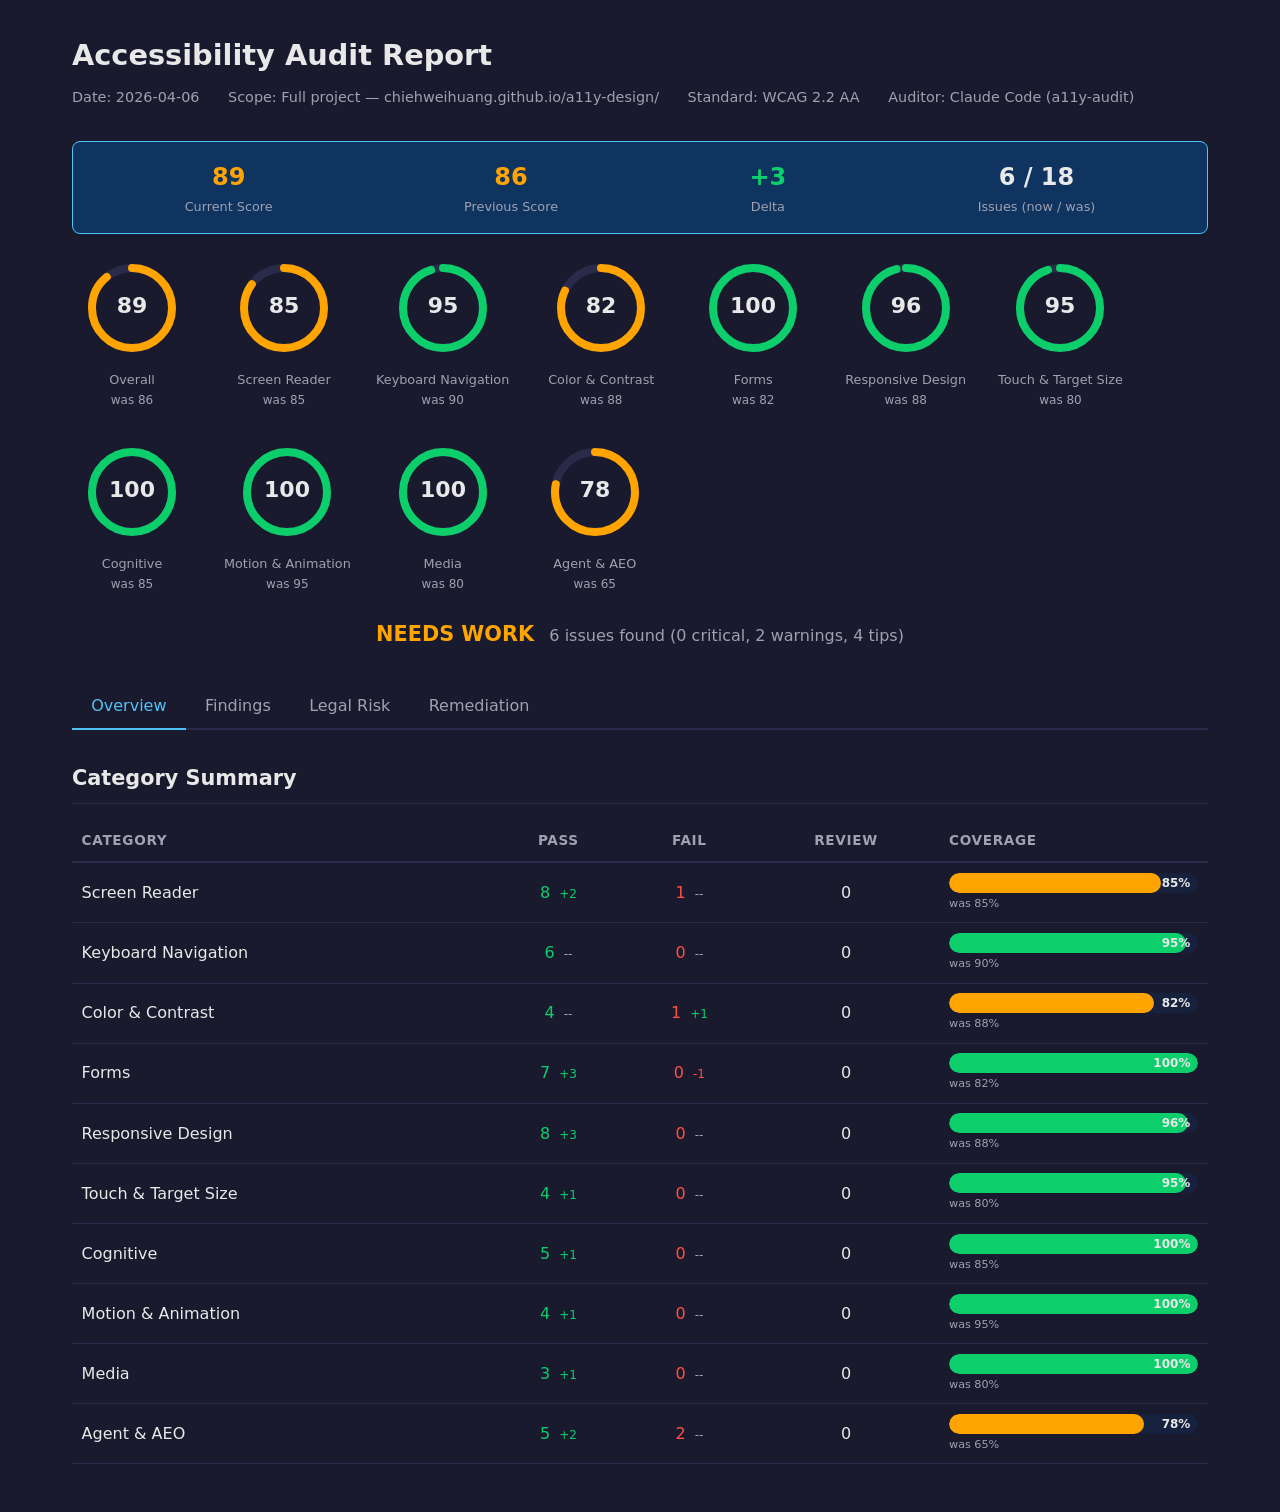
<file: audit-reports/a11y-report.html>
<!DOCTYPE html>
<html lang="en">
<head>
<meta charset="utf-8">
<meta name="viewport" content="width=device-width, initial-scale=1">
<title>Accessibility Audit Report — Full project — chiehweihuang.github.io/a11y-design/</title>
<style>
  :root {
    --bg: #1a1a2e;
    --surface: #16213e;
    --surface-2: #0f3460;
    --text: #e8e8e8;
    --text-muted: #a0a0b0;
    --border: #2a2a4a;
    --accent: #4fc3f7;
    --pass: #0cce6b;
    --warn: #ffa400;
    --fail: #ff4e42;
    --tip: #4fc3f7;
  }
  * { margin: 0; padding: 0; box-sizing: border-box; }
  body {
    font-family: -apple-system, BlinkMacSystemFont, 'Segoe UI', system-ui, sans-serif;
    background: var(--bg);
    color: var(--text);
    line-height: 1.6;
    padding: 2rem;
    max-width: 1200px;
    margin: 0 auto;
  }
  h1 { font-size: 1.8rem; margin-bottom: 0.5rem; }
  h2 { font-size: 1.3rem; margin: 2rem 0 1rem; border-bottom: 1px solid var(--border); padding-bottom: 0.5rem; }
  h3 { font-size: 1.1rem; margin: 1.5rem 0 0.5rem; }
  .meta { color: var(--text-muted); font-size: 0.9rem; margin-bottom: 2rem; }
  .meta span { margin-right: 1.5rem; }

  /* Score Ring */
  .score-ring-container {
    display: flex;
    gap: 2rem;
    flex-wrap: wrap;
    margin: 1.5rem 0;
  }
  .score-ring {
    text-align: center;
    min-width: 120px;
  }
  .score-ring svg { width: 100px; height: 100px; }
  .score-ring .ring-bg { fill: none; stroke: var(--border); stroke-width: 8; }
  .score-ring .ring-fg { fill: none; stroke-width: 8; stroke-linecap: round;
    transform: rotate(-90deg); transform-origin: 50% 50%;
    transition: stroke-dashoffset 1s ease; }
  .score-ring .ring-text { font-size: 22px; font-weight: 700; fill: var(--text); }
  .score-ring .ring-label { font-size: 0.8rem; color: var(--text-muted); margin-top: 0.3rem; }
  .score-ring .ring-prev { font-size: 0.75rem; color: var(--text-muted); }

  /* Summary Table */
  .summary-table { width: 100%; border-collapse: collapse; margin: 1rem 0; }
  .summary-table th { text-align: left; padding: 0.6rem; border-bottom: 2px solid var(--border);
    color: var(--text-muted); font-size: 0.85rem; text-transform: uppercase; letter-spacing: 0.05em; }
  .summary-table td { padding: 0.6rem; border-bottom: 1px solid var(--border); }
  .summary-table .num { text-align: center; font-variant-numeric: tabular-nums; }
  .summary-table .pass { color: var(--pass); }
  .summary-table .fail { color: var(--fail); }
  .category-row { cursor: pointer; }
  .category-row:hover { background: var(--surface-2); }

  .score-bar { height: 20px; background: var(--surface); border-radius: 10px; position: relative; overflow: hidden; min-width: 100px; }
  .score-fill { height: 100%; border-radius: 10px; transition: width 0.8s ease; }
  .score-text { position: absolute; right: 8px; top: 0; line-height: 20px; font-size: 0.75rem; font-weight: 600; }
  .prev-score { font-size: 0.7rem; color: var(--text-muted); margin-top: 2px; }

  .delta { font-size: 0.75rem; margin-left: 4px; }
  .delta.positive { color: var(--pass); }
  .delta.negative { color: var(--fail); }
  .delta.neutral { color: var(--text-muted); }

  /* Findings */
  .finding { background: var(--surface); border-radius: 8px; margin: 0.8rem 0; padding: 1rem;
    border-left: 4px solid var(--border); }
  .finding.critical { border-left-color: var(--fail); }
  .finding.warning { border-left-color: var(--warn); }
  .finding.tip { border-left-color: var(--tip); }
  .finding-header { display: flex; gap: 0.5rem; align-items: center; flex-wrap: wrap; }
  .severity-icon { font-size: 1.1rem; }
  .wcag-tag, .level-tag { font-size: 0.75rem; padding: 2px 6px; border-radius: 4px;
    background: var(--surface-2); color: var(--accent); }
  .finding-body { margin-top: 0.8rem; font-size: 0.9rem; }
  .finding-body p { margin: 0.3rem 0; }
  .fix { background: rgba(12,206,107,0.1); padding: 0.5rem; border-radius: 4px; margin-top: 0.5rem; }
  .legal { background: rgba(255,78,66,0.1); padding: 0.5rem; border-radius: 4px; margin-top: 0.5rem; }

  .code-compare { display: grid; grid-template-columns: 1fr 1fr; gap: 0.5rem; margin-top: 0.5rem; }
  .code-label { font-size: 0.75rem; color: var(--text-muted); margin-bottom: 0.2rem; text-transform: uppercase; }
  .code-before pre, .code-after pre { background: var(--bg); padding: 0.5rem; border-radius: 4px;
    overflow-x: auto; font-size: 0.8rem; }
  .code-before pre { border: 1px solid rgba(255,78,66,0.3); }
  .code-after pre { border: 1px solid rgba(12,206,107,0.3); }

  /* Legal Risk */
  .risk-grid { display: grid; grid-template-columns: repeat(auto-fit, minmax(280px, 1fr)); gap: 1rem; margin: 1rem 0; }
  .risk-card { background: var(--surface); padding: 1rem; border-radius: 8px; }
  .risk-header { display: flex; justify-content: space-between; align-items: center; }
  .risk-badge { color: white; padding: 2px 8px; border-radius: 4px; font-size: 0.75rem; font-weight: 600; }
  .deadline { color: var(--warn); font-weight: 600; }
  .risk-score { font-variant-numeric: tabular-nums; }
  .overall-risk { text-align: center; padding: 0.8rem; border-radius: 8px; color: white;
    font-size: 1.1rem; font-weight: 700; }
  .risk-summary { margin-top: 1rem; }

  /* Tabs */
  .tabs { display: flex; gap: 0; border-bottom: 2px solid var(--border); margin: 2rem 0 1rem; }
  .tab { padding: 0.6rem 1.2rem; cursor: pointer; color: var(--text-muted);
    border-bottom: 2px solid transparent; margin-bottom: -2px; transition: all 0.2s; }
  .tab:hover { color: var(--text); }
  .tab.active { color: var(--accent); border-bottom-color: var(--accent); }
  .tab-content { display: none; }
  .tab-content.active { display: block; }

  /* Remediation */
  .priority-section { margin: 1rem 0; }
  .priority-tag { display: inline-block; padding: 2px 8px; border-radius: 4px;
    font-size: 0.75rem; font-weight: 600; color: white; }
  .priority-tag.p0 { background: var(--fail); }
  .priority-tag.p1 { background: var(--warn); }
  .priority-tag.p2 { background: var(--tip); }
  .remediation-item { display: flex; gap: 0.5rem; align-items: baseline; padding: 0.3rem 0; }
  .effort-tag { font-size: 0.75rem; color: var(--text-muted); }

  .empty { color: var(--text-muted); font-style: italic; }

  /* Category detail sections */
  .category-detail { display: none; margin: 1rem 0 2rem; padding: 1rem;
    background: var(--surface); border-radius: 8px; }
  .category-detail.open { display: block; }

  /* Print */
  @media print {
    body { background: white; color: #333; }
    .score-ring .ring-text { fill: #333; }
    .finding { break-inside: avoid; }
  }

  /* Comparison banner */
  .comparison-banner {
    background: var(--surface-2);
    border: 1px solid var(--accent);
    border-radius: 8px;
    padding: 1rem;
    margin: 1rem 0;
    display: flex;
    justify-content: space-around;
    text-align: center;
  }
  .comparison-stat { }
  .comparison-stat .value { font-size: 1.5rem; font-weight: 700; }
  .comparison-stat .label { font-size: 0.8rem; color: var(--text-muted); }
</style>
</head>
<body>

<h1>Accessibility Audit Report</h1>
<div class="meta">
  <span>Date: 2026-04-06</span>
  <span>Scope: Full project — chiehweihuang.github.io/a11y-design/</span>
  <span>Standard: WCAG 2.2 AA</span>
  <span>Auditor: Claude Code (a11y-audit)</span>
</div>


<div class="comparison-banner">
  <div class="comparison-stat">
    <div class="value" style="color:#ffa400">89</div>
    <div class="label">Current Score</div>
  </div>
  <div class="comparison-stat">
    <div class="value" style="color:#ffa400">86</div>
    <div class="label">Previous Score</div>
  </div>
  <div class="comparison-stat">
    <div class="value" style="color:var(--pass)">
      +3
    </div>
    <div class="label">Delta</div>
  </div>
  <div class="comparison-stat">
    <div class="value">6 / 18</div>
    <div class="label">Issues (now / was)</div>
  </div>
</div>


<!-- Score Rings -->
<div class="score-ring-container">
  
    <div class="score-ring">
      <svg viewBox="0 0 100 100">
        <circle class="ring-bg" cx="50" cy="50" r="40"/>
        <circle class="ring-fg" cx="50" cy="50" r="40"
          stroke="#ffa400"
          stroke-dasharray="251.32741228718345"
          stroke-dashoffset="27.646015351590176"/>
        <text class="ring-text" x="50" y="55" text-anchor="middle">89</text>
      </svg>
      <div class="ring-label">Overall</div>
      <div class="ring-prev">was 86</div>
    </div>
  
    <div class="score-ring">
      <svg viewBox="0 0 100 100">
        <circle class="ring-bg" cx="50" cy="50" r="40"/>
        <circle class="ring-fg" cx="50" cy="50" r="40"
          stroke="#ffa400"
          stroke-dasharray="251.32741228718345"
          stroke-dashoffset="37.699111843077524"/>
        <text class="ring-text" x="50" y="55" text-anchor="middle">85</text>
      </svg>
      <div class="ring-label">Screen Reader</div>
      <div class="ring-prev">was 85</div>
    </div>
    <div class="score-ring">
      <svg viewBox="0 0 100 100">
        <circle class="ring-bg" cx="50" cy="50" r="40"/>
        <circle class="ring-fg" cx="50" cy="50" r="40"
          stroke="#0cce6b"
          stroke-dasharray="251.32741228718345"
          stroke-dashoffset="12.566370614359183"/>
        <text class="ring-text" x="50" y="55" text-anchor="middle">95</text>
      </svg>
      <div class="ring-label">Keyboard Navigation</div>
      <div class="ring-prev">was 90</div>
    </div>
    <div class="score-ring">
      <svg viewBox="0 0 100 100">
        <circle class="ring-bg" cx="50" cy="50" r="40"/>
        <circle class="ring-fg" cx="50" cy="50" r="40"
          stroke="#ffa400"
          stroke-dasharray="251.32741228718345"
          stroke-dashoffset="45.238934211693035"/>
        <text class="ring-text" x="50" y="55" text-anchor="middle">82</text>
      </svg>
      <div class="ring-label">Color & Contrast</div>
      <div class="ring-prev">was 88</div>
    </div>
    <div class="score-ring">
      <svg viewBox="0 0 100 100">
        <circle class="ring-bg" cx="50" cy="50" r="40"/>
        <circle class="ring-fg" cx="50" cy="50" r="40"
          stroke="#0cce6b"
          stroke-dasharray="251.32741228718345"
          stroke-dashoffset="0"/>
        <text class="ring-text" x="50" y="55" text-anchor="middle">100</text>
      </svg>
      <div class="ring-label">Forms</div>
      <div class="ring-prev">was 82</div>
    </div>
    <div class="score-ring">
      <svg viewBox="0 0 100 100">
        <circle class="ring-bg" cx="50" cy="50" r="40"/>
        <circle class="ring-fg" cx="50" cy="50" r="40"
          stroke="#0cce6b"
          stroke-dasharray="251.32741228718345"
          stroke-dashoffset="10.053096491487347"/>
        <text class="ring-text" x="50" y="55" text-anchor="middle">96</text>
      </svg>
      <div class="ring-label">Responsive Design</div>
      <div class="ring-prev">was 88</div>
    </div>
    <div class="score-ring">
      <svg viewBox="0 0 100 100">
        <circle class="ring-bg" cx="50" cy="50" r="40"/>
        <circle class="ring-fg" cx="50" cy="50" r="40"
          stroke="#0cce6b"
          stroke-dasharray="251.32741228718345"
          stroke-dashoffset="12.566370614359183"/>
        <text class="ring-text" x="50" y="55" text-anchor="middle">95</text>
      </svg>
      <div class="ring-label">Touch & Target Size</div>
      <div class="ring-prev">was 80</div>
    </div>
    <div class="score-ring">
      <svg viewBox="0 0 100 100">
        <circle class="ring-bg" cx="50" cy="50" r="40"/>
        <circle class="ring-fg" cx="50" cy="50" r="40"
          stroke="#0cce6b"
          stroke-dasharray="251.32741228718345"
          stroke-dashoffset="0"/>
        <text class="ring-text" x="50" y="55" text-anchor="middle">100</text>
      </svg>
      <div class="ring-label">Cognitive</div>
      <div class="ring-prev">was 85</div>
    </div>
    <div class="score-ring">
      <svg viewBox="0 0 100 100">
        <circle class="ring-bg" cx="50" cy="50" r="40"/>
        <circle class="ring-fg" cx="50" cy="50" r="40"
          stroke="#0cce6b"
          stroke-dasharray="251.32741228718345"
          stroke-dashoffset="0"/>
        <text class="ring-text" x="50" y="55" text-anchor="middle">100</text>
      </svg>
      <div class="ring-label">Motion & Animation</div>
      <div class="ring-prev">was 95</div>
    </div>
    <div class="score-ring">
      <svg viewBox="0 0 100 100">
        <circle class="ring-bg" cx="50" cy="50" r="40"/>
        <circle class="ring-fg" cx="50" cy="50" r="40"
          stroke="#0cce6b"
          stroke-dasharray="251.32741228718345"
          stroke-dashoffset="0"/>
        <text class="ring-text" x="50" y="55" text-anchor="middle">100</text>
      </svg>
      <div class="ring-label">Media</div>
      <div class="ring-prev">was 80</div>
    </div>
    <div class="score-ring">
      <svg viewBox="0 0 100 100">
        <circle class="ring-bg" cx="50" cy="50" r="40"/>
        <circle class="ring-fg" cx="50" cy="50" r="40"
          stroke="#ffa400"
          stroke-dasharray="251.32741228718345"
          stroke-dashoffset="55.29203070318035"/>
        <text class="ring-text" x="50" y="55" text-anchor="middle">78</text>
      </svg>
      <div class="ring-label">Agent & AEO</div>
      <div class="ring-prev">was 65</div>
    </div>
</div>

<!-- Verdict -->
<div style="text-align:center;margin:1.5rem 0">
  <span style="font-size:1.3rem;font-weight:700;color:#ffa400">
    NEEDS WORK
  </span>
  <span style="color:var(--text-muted);margin-left:0.5rem">
    6 issues found
    (0 critical, 2 warnings, 4 tips)
  </span>
</div>

<!-- Tabs -->
<div class="tabs">
  <div class="tab active" onclick="switchTab('overview')">Overview</div>
  <div class="tab" onclick="switchTab('findings')">Findings</div>
  <div class="tab" onclick="switchTab('legal')">Legal Risk</div>
  <div class="tab" onclick="switchTab('remediation')">Remediation</div>
</div>

<!-- Overview Tab -->
<div id="tab-overview" class="tab-content active">
  <h2>Category Summary</h2>
  <table class="summary-table">
    <thead>
      <tr>
        <th>Category</th>
        <th class="num">Pass</th>
        <th class="num">Fail</th>
        <th class="num">Review</th>
        <th>Coverage</th>
      </tr>
    </thead>
    <tbody>
      
      <tr class="category-row" data-category="screenreader">
        <td class="cat-name">Screen Reader</td>
        <td class="num pass">8 <span class="delta positive">+2</span></td>
        <td class="num fail">1 <span class="delta neutral">--</span></td>
        <td class="num review">0</td>
        <td>
          <div class="score-bar">
            <div class="score-fill" style="width:85%;background:#ffa400"></div>
            <span class="score-text">85%</span>
          </div>
          <div class="prev-score">was 85%</div>
        </td>
      </tr>
      <tr class="category-row" data-category="keyboard">
        <td class="cat-name">Keyboard Navigation</td>
        <td class="num pass">6 <span class="delta neutral">--</span></td>
        <td class="num fail">0 <span class="delta neutral">--</span></td>
        <td class="num review">0</td>
        <td>
          <div class="score-bar">
            <div class="score-fill" style="width:95%;background:#0cce6b"></div>
            <span class="score-text">95%</span>
          </div>
          <div class="prev-score">was 90%</div>
        </td>
      </tr>
      <tr class="category-row" data-category="contrast">
        <td class="cat-name">Color & Contrast</td>
        <td class="num pass">4 <span class="delta neutral">--</span></td>
        <td class="num fail">1 <span class="delta positive">+1</span></td>
        <td class="num review">0</td>
        <td>
          <div class="score-bar">
            <div class="score-fill" style="width:82%;background:#ffa400"></div>
            <span class="score-text">82%</span>
          </div>
          <div class="prev-score">was 88%</div>
        </td>
      </tr>
      <tr class="category-row" data-category="forms">
        <td class="cat-name">Forms</td>
        <td class="num pass">7 <span class="delta positive">+3</span></td>
        <td class="num fail">0 <span class="delta negative">-1</span></td>
        <td class="num review">0</td>
        <td>
          <div class="score-bar">
            <div class="score-fill" style="width:100%;background:#0cce6b"></div>
            <span class="score-text">100%</span>
          </div>
          <div class="prev-score">was 82%</div>
        </td>
      </tr>
      <tr class="category-row" data-category="responsive">
        <td class="cat-name">Responsive Design</td>
        <td class="num pass">8 <span class="delta positive">+3</span></td>
        <td class="num fail">0 <span class="delta neutral">--</span></td>
        <td class="num review">0</td>
        <td>
          <div class="score-bar">
            <div class="score-fill" style="width:96%;background:#0cce6b"></div>
            <span class="score-text">96%</span>
          </div>
          <div class="prev-score">was 88%</div>
        </td>
      </tr>
      <tr class="category-row" data-category="touch">
        <td class="cat-name">Touch & Target Size</td>
        <td class="num pass">4 <span class="delta positive">+1</span></td>
        <td class="num fail">0 <span class="delta neutral">--</span></td>
        <td class="num review">0</td>
        <td>
          <div class="score-bar">
            <div class="score-fill" style="width:95%;background:#0cce6b"></div>
            <span class="score-text">95%</span>
          </div>
          <div class="prev-score">was 80%</div>
        </td>
      </tr>
      <tr class="category-row" data-category="cognitive">
        <td class="cat-name">Cognitive</td>
        <td class="num pass">5 <span class="delta positive">+1</span></td>
        <td class="num fail">0 <span class="delta neutral">--</span></td>
        <td class="num review">0</td>
        <td>
          <div class="score-bar">
            <div class="score-fill" style="width:100%;background:#0cce6b"></div>
            <span class="score-text">100%</span>
          </div>
          <div class="prev-score">was 85%</div>
        </td>
      </tr>
      <tr class="category-row" data-category="motion">
        <td class="cat-name">Motion & Animation</td>
        <td class="num pass">4 <span class="delta positive">+1</span></td>
        <td class="num fail">0 <span class="delta neutral">--</span></td>
        <td class="num review">0</td>
        <td>
          <div class="score-bar">
            <div class="score-fill" style="width:100%;background:#0cce6b"></div>
            <span class="score-text">100%</span>
          </div>
          <div class="prev-score">was 95%</div>
        </td>
      </tr>
      <tr class="category-row" data-category="media">
        <td class="cat-name">Media</td>
        <td class="num pass">3 <span class="delta positive">+1</span></td>
        <td class="num fail">0 <span class="delta neutral">--</span></td>
        <td class="num review">0</td>
        <td>
          <div class="score-bar">
            <div class="score-fill" style="width:100%;background:#0cce6b"></div>
            <span class="score-text">100%</span>
          </div>
          <div class="prev-score">was 80%</div>
        </td>
      </tr>
      <tr class="category-row" data-category="agent">
        <td class="cat-name">Agent & AEO</td>
        <td class="num pass">5 <span class="delta positive">+2</span></td>
        <td class="num fail">2 <span class="delta neutral">--</span></td>
        <td class="num review">0</td>
        <td>
          <div class="score-bar">
            <div class="score-fill" style="width:78%;background:#ffa400"></div>
            <span class="score-text">78%</span>
          </div>
          <div class="prev-score">was 65%</div>
        </td>
      </tr>
    </tbody>
  </table>

  
    <div class="category-detail" id="detail-screenreader">
      <h3>Screen Reader</h3>
      
      <div class="finding warning">
        <div class="finding-header">
          <span class="severity-icon">&#9888;</span>
          <strong>aria-selected on buttons without role="tablist" parent in Nav mode</strong>
          <span class="wcag-tag">4.1.2</span>
          <span class="level-tag">A</span>
        </div>
        <div class="finding-body">
          <p><strong>Affected users:</strong> Screen reader users — aria-selected is not valid on plain buttons</p>
          <p><strong>Location:</strong> <code>index.html:146-166</code></p>
          <p>Six nav-tab buttons use aria-selected but their container (#navTabs) has no role="tablist" in the default Nav mode. Sections use role="tabpanel" without a tablist parent. axe-core confirms aria-allowed-attr violation on 6 nodes. Tablist mode (toggle) works correctly.</p>
          <div class="fix"><strong>Fix:</strong> In Nav mode: replace aria-selected with aria-current="page" on the active tab. Remove role="tabpanel" from sections. Only apply tablist/tab/tabpanel roles when Tablist mode is enabled.</div>
          <div class="legal"><strong>Legal:</strong> Level A violation. All 4 jurisdictions require Level A compliance.</div>
          <details><summary>Before / After</summary><div class="code-compare"><div class="code-before"><div class="code-label">Before</div><pre><code>&lt;button class=&quot;nav-tab&quot; aria-selected=&quot;true&quot; aria-controls=&quot;sec-why&quot;&gt;
&lt;section role=&quot;tabpanel&quot; aria-labelledby=&quot;tab-why&quot;&gt;</code></pre></div><div class="code-after"><div class="code-label">After</div><pre><code>&lt;button class=&quot;nav-tab&quot; aria-current=&quot;page&quot; aria-controls=&quot;sec-why&quot;&gt;
&lt;section aria-labelledby=&quot;tab-why&quot;&gt;</code></pre></div></div></details>
        </div>
      </div>
      <div class="finding tip">
        <div class="finding-header">
          <span class="severity-icon">&#x1F4A1;</span>
          <strong>Navigation container uses <div> instead of <nav></strong>
          <span class="wcag-tag">1.3.1</span>
          <span class="level-tag">best-practice</span>
        </div>
        <div class="finding-body">
          <p><strong>Affected users:</strong> Screen reader users navigating by landmarks</p>
          <p><strong>Location:</strong> <code>index.html:143 (#site-nav)</code></p>
          <p>The main navigation uses <div id="site-nav" aria-label="學習旅程導航"> instead of <nav>. While aria-label provides a name, <nav> is the semantic element for navigation.</p>
          <div class="fix"><strong>Fix:</strong> Change <div id="site-nav" class="nav-container" aria-label="學習旅程導航"> to <nav id="site-nav" class="nav-container" aria-label="學習旅程導航">.</div>
          
          
        </div>
      </div>
    </div>
  
    <div class="category-detail" id="detail-keyboard">
      <h3>Keyboard Navigation</h3>
      <p class="empty">No findings in this category.</p>
    </div>
  
    <div class="category-detail" id="detail-contrast">
      <h3>Color & Contrast</h3>
      
      <div class="finding warning">
        <div class="finding-header">
          <span class="severity-icon">&#9888;</span>
          <strong>8 elements below 4.5:1 contrast ratio</strong>
          <span class="wcag-tag">1.4.3</span>
          <span class="level-tag">AA</span>
        </div>
        <div class="finding-body">
          <p><strong>Affected users:</strong> Low-vision users, elderly users, users in bright environments</p>
          <p><strong>Location:</strong> <code>Various elements (axe-core color-contrast)</code></p>
          <p>axe-core identified 8 elements with insufficient contrast. Likely affected: text using --text-light (#566573) on certain backgrounds, muted helper text, and tooltip content.</p>
          <div class="fix"><strong>Fix:</strong> Check each flagged element. For --text-light on white background: current #566573 gives 5.9:1 (passes). Failures may be on colored card backgrounds or in dark mode. Verify each combination.</div>
          <div class="legal"><strong>Legal:</strong> Level AA. Top-3 most litigated criterion in US ADA lawsuits.</div>
          
        </div>
      </div>
    </div>
  
    <div class="category-detail" id="detail-forms">
      <h3>Forms</h3>
      <p class="empty">No findings in this category.</p>
    </div>
  
    <div class="category-detail" id="detail-responsive">
      <h3>Responsive Design</h3>
      <p class="empty">No findings in this category.</p>
    </div>
  
    <div class="category-detail" id="detail-touch">
      <h3>Touch & Target Size</h3>
      <p class="empty">No findings in this category.</p>
    </div>
  
    <div class="category-detail" id="detail-cognitive">
      <h3>Cognitive</h3>
      <p class="empty">No findings in this category.</p>
    </div>
  
    <div class="category-detail" id="detail-motion">
      <h3>Motion & Animation</h3>
      <p class="empty">No findings in this category.</p>
    </div>
  
    <div class="category-detail" id="detail-media">
      <h3>Media</h3>
      <p class="empty">No findings in this category.</p>
    </div>
  
    <div class="category-detail" id="detail-agent">
      <h3>Agent & AEO</h3>
      
      <div class="finding tip">
        <div class="finding-header">
          <span class="severity-icon">&#x1F4A1;</span>
          <strong>3 elements outside landmark regions</strong>
          <span class="wcag-tag">best-practice</span>
          <span class="level-tag">best-practice</span>
        </div>
        <div class="finding-body">
          <p><strong>Affected users:</strong> Screen reader users navigating by landmarks</p>
          <p><strong>Location:</strong> <code>Theme toggle button, chat trigger button, SVG filters</code></p>
          <p>axe-core region rule: 3 floating elements (theme toggle, chat trigger, SVG defs) are outside any landmark. The SVG is aria-hidden so not impactful. The two buttons are fixed-position UI that could be wrapped in a complementary landmark.</p>
          <div class="fix"><strong>Fix:</strong> Wrap theme toggle and chat trigger in a <div role="complementary" aria-label="Page tools">.</div>
          
          
        </div>
      </div>
      <div class="finding tip">
        <div class="finding-header">
          <span class="severity-icon">&#x1F4A1;</span>
          <strong>No Schema.org JSON-LD structured data</strong>
          <span class="wcag-tag">AEO</span>
          <span class="level-tag">best-practice</span>
        </div>
        <div class="finding-body">
          <p><strong>Affected users:</strong> AI agents, search engines, answer engines</p>
          <p><strong>Location:</strong> <code><head></code></p>
          <p>No <script type="application/ld+json"> found. Adding Article or WebPage schema would improve discoverability by AI answer engines.</p>
          <div class="fix"><strong>Fix:</strong> Add JSON-LD with @type: WebPage or Article, including name, description, author, dateModified.</div>
          
          
        </div>
      </div>
      <div class="finding tip">
        <div class="finding-header">
          <span class="severity-icon">&#x1F4A1;</span>
          <strong>No canonical URL</strong>
          <span class="wcag-tag">AEO</span>
          <span class="level-tag">best-practice</span>
        </div>
        <div class="finding-body">
          <p><strong>Affected users:</strong> Search engines, AI crawlers</p>
          <p><strong>Location:</strong> <code><head></code></p>
          <p>No <link rel="canonical"> found. The og:url is set correctly but canonical link is missing.</p>
          <div class="fix"><strong>Fix:</strong> Add <link rel="canonical" href="https://chiehweihuang.github.io/a11y-design/">.</div>
          
          
        </div>
      </div>
    </div>
  
</div>

<!-- Findings Tab -->
<div id="tab-findings" class="tab-content">
  <h2>Critical Findings</h2>
  <p class="empty">No findings in this category.</p>

  <h2>Warnings</h2>
  
      <div class="finding warning">
        <div class="finding-header">
          <span class="severity-icon">&#9888;</span>
          <strong>aria-selected on buttons without role="tablist" parent in Nav mode</strong>
          <span class="wcag-tag">4.1.2</span>
          <span class="level-tag">A</span>
        </div>
        <div class="finding-body">
          <p><strong>Affected users:</strong> Screen reader users — aria-selected is not valid on plain buttons</p>
          <p><strong>Location:</strong> <code>index.html:146-166</code></p>
          <p>Six nav-tab buttons use aria-selected but their container (#navTabs) has no role="tablist" in the default Nav mode. Sections use role="tabpanel" without a tablist parent. axe-core confirms aria-allowed-attr violation on 6 nodes. Tablist mode (toggle) works correctly.</p>
          <div class="fix"><strong>Fix:</strong> In Nav mode: replace aria-selected with aria-current="page" on the active tab. Remove role="tabpanel" from sections. Only apply tablist/tab/tabpanel roles when Tablist mode is enabled.</div>
          <div class="legal"><strong>Legal:</strong> Level A violation. All 4 jurisdictions require Level A compliance.</div>
          <details><summary>Before / After</summary><div class="code-compare"><div class="code-before"><div class="code-label">Before</div><pre><code>&lt;button class=&quot;nav-tab&quot; aria-selected=&quot;true&quot; aria-controls=&quot;sec-why&quot;&gt;
&lt;section role=&quot;tabpanel&quot; aria-labelledby=&quot;tab-why&quot;&gt;</code></pre></div><div class="code-after"><div class="code-label">After</div><pre><code>&lt;button class=&quot;nav-tab&quot; aria-current=&quot;page&quot; aria-controls=&quot;sec-why&quot;&gt;
&lt;section aria-labelledby=&quot;tab-why&quot;&gt;</code></pre></div></div></details>
        </div>
      </div>
      <div class="finding warning">
        <div class="finding-header">
          <span class="severity-icon">&#9888;</span>
          <strong>8 elements below 4.5:1 contrast ratio</strong>
          <span class="wcag-tag">1.4.3</span>
          <span class="level-tag">AA</span>
        </div>
        <div class="finding-body">
          <p><strong>Affected users:</strong> Low-vision users, elderly users, users in bright environments</p>
          <p><strong>Location:</strong> <code>Various elements (axe-core color-contrast)</code></p>
          <p>axe-core identified 8 elements with insufficient contrast. Likely affected: text using --text-light (#566573) on certain backgrounds, muted helper text, and tooltip content.</p>
          <div class="fix"><strong>Fix:</strong> Check each flagged element. For --text-light on white background: current #566573 gives 5.9:1 (passes). Failures may be on colored card backgrounds or in dark mode. Verify each combination.</div>
          <div class="legal"><strong>Legal:</strong> Level AA. Top-3 most litigated criterion in US ADA lawsuits.</div>
          
        </div>
      </div>

  <h2>Tips &amp; Best Practices</h2>
  
      <div class="finding tip">
        <div class="finding-header">
          <span class="severity-icon">&#x1F4A1;</span>
          <strong>3 elements outside landmark regions</strong>
          <span class="wcag-tag">best-practice</span>
          <span class="level-tag">best-practice</span>
        </div>
        <div class="finding-body">
          <p><strong>Affected users:</strong> Screen reader users navigating by landmarks</p>
          <p><strong>Location:</strong> <code>Theme toggle button, chat trigger button, SVG filters</code></p>
          <p>axe-core region rule: 3 floating elements (theme toggle, chat trigger, SVG defs) are outside any landmark. The SVG is aria-hidden so not impactful. The two buttons are fixed-position UI that could be wrapped in a complementary landmark.</p>
          <div class="fix"><strong>Fix:</strong> Wrap theme toggle and chat trigger in a <div role="complementary" aria-label="Page tools">.</div>
          
          
        </div>
      </div>
      <div class="finding tip">
        <div class="finding-header">
          <span class="severity-icon">&#x1F4A1;</span>
          <strong>No Schema.org JSON-LD structured data</strong>
          <span class="wcag-tag">AEO</span>
          <span class="level-tag">best-practice</span>
        </div>
        <div class="finding-body">
          <p><strong>Affected users:</strong> AI agents, search engines, answer engines</p>
          <p><strong>Location:</strong> <code><head></code></p>
          <p>No <script type="application/ld+json"> found. Adding Article or WebPage schema would improve discoverability by AI answer engines.</p>
          <div class="fix"><strong>Fix:</strong> Add JSON-LD with @type: WebPage or Article, including name, description, author, dateModified.</div>
          
          
        </div>
      </div>
      <div class="finding tip">
        <div class="finding-header">
          <span class="severity-icon">&#x1F4A1;</span>
          <strong>No canonical URL</strong>
          <span class="wcag-tag">AEO</span>
          <span class="level-tag">best-practice</span>
        </div>
        <div class="finding-body">
          <p><strong>Affected users:</strong> Search engines, AI crawlers</p>
          <p><strong>Location:</strong> <code><head></code></p>
          <p>No <link rel="canonical"> found. The og:url is set correctly but canonical link is missing.</p>
          <div class="fix"><strong>Fix:</strong> Add <link rel="canonical" href="https://chiehweihuang.github.io/a11y-design/">.</div>
          
          
        </div>
      </div>
      <div class="finding tip">
        <div class="finding-header">
          <span class="severity-icon">&#x1F4A1;</span>
          <strong>Navigation container uses <div> instead of <nav></strong>
          <span class="wcag-tag">1.3.1</span>
          <span class="level-tag">best-practice</span>
        </div>
        <div class="finding-body">
          <p><strong>Affected users:</strong> Screen reader users navigating by landmarks</p>
          <p><strong>Location:</strong> <code>index.html:143 (#site-nav)</code></p>
          <p>The main navigation uses <div id="site-nav" aria-label="學習旅程導航"> instead of <nav>. While aria-label provides a name, <nav> is the semantic element for navigation.</p>
          <div class="fix"><strong>Fix:</strong> Change <div id="site-nav" class="nav-container" aria-label="學習旅程導航"> to <nav id="site-nav" class="nav-container" aria-label="學習旅程導航">.</div>
          
          
        </div>
      </div>
</div>

<!-- Legal Tab -->
<div id="tab-legal" class="tab-content">
  
    <div class="legal-risk-panel">
      <h3>Legal Risk Assessment</h3>
      <div class="risk-grid">
        
          <div class="risk-card" style="border-left:4px solid #0cce6b">
            <div class="risk-header">
              <strong>Taiwan</strong>
              <span class="risk-badge" style="background:#0cce6b">LOW</span>
            </div>
            <p>身心障礙者權益保障法 &mdash; 0 critical violations. Educational site with strong a11y foundations.</p>
            
            <p class="risk-score">Exposure Score: <strong>2/10</strong></p>
          </div>
          <div class="risk-card" style="border-left:4px solid #0cce6b">
            <div class="risk-header">
              <strong>Japan JIS</strong>
              <span class="risk-badge" style="background:#0cce6b">LOW</span>
            </div>
            <p>障害者差別解消法 + JIS X 8341-3 &mdash; 0 critical. ARIA mismatch is the only Level A issue, mitigated by Tablist mode toggle.</p>
            
            <p class="risk-score">Exposure Score: <strong>2/10</strong></p>
          </div>
          <div class="risk-card" style="border-left:4px solid #0cce6b">
            <div class="risk-header">
              <strong>US ADA</strong>
              <span class="risk-badge" style="background:#0cce6b">LOW</span>
            </div>
            <p>Americans with Disabilities Act Title III &mdash; 0 critical. 8 contrast issues flagged by axe. Educational/nonprofit likely lower litigation target.</p>
            
            <p class="risk-score">Exposure Score: <strong>3/10</strong></p>
          </div>
          <div class="risk-card" style="border-left:4px solid #0cce6b">
            <div class="risk-header">
              <strong>EU EAA</strong>
              <span class="risk-badge" style="background:#0cce6b">LOW</span>
            </div>
            <p>European Accessibility Act &mdash; 0 critical. In force since Jun 2025. ARIA and contrast fixes recommended before EU deployment.</p>
            
            <p class="risk-score">Exposure Score: <strong>3/10</strong></p>
          </div>
      </div>
      <div class="risk-summary">
        <div class="overall-risk" style="background:#0cce6b">
          Overall Risk: LOW (3/10)
        </div>
      </div>
    </div>
</div>

<!-- Remediation Tab -->
<div id="tab-remediation" class="tab-content">
  <h2>Remediation Priority</h2>
  
      <div class="priority-section">
        <h3><span class="priority-tag p1">P1</span> P1 -- Should Fix (Level AA)</h3>
        
          <div class="remediation-item">
            <span>&#8226; Fix Nav mode ARIA: aria-selected -> aria-current, remove role=tabpanel &mdash; 4.1.2</span>
            <span class="effort-tag">~20 min</span>
          </div>
        
          <div class="remediation-item">
            <span>&#8226; Investigate and fix 8 contrast failures flagged by axe-core &mdash; 1.4.3</span>
            <span class="effort-tag">~15 min</span>
          </div>
        
      </div>
      <div class="priority-section">
        <h3><span class="priority-tag p2">P2</span> P2 -- Nice to Fix (Best Practices)</h3>
        
          <div class="remediation-item">
            <span>&#8226; Change #site-nav from div to nav element &mdash; 1.3.1</span>
            <span class="effort-tag">~2 min</span>
          </div>
        
          <div class="remediation-item">
            <span>&#8226; Add JSON-LD schema &mdash; AEO</span>
            <span class="effort-tag">~10 min</span>
          </div>
        
          <div class="remediation-item">
            <span>&#8226; Add canonical URL &mdash; AEO</span>
            <span class="effort-tag">~1 min</span>
          </div>
        
          <div class="remediation-item">
            <span>&#8226; Wrap floating buttons in landmark &mdash; best-practice</span>
            <span class="effort-tag">~5 min</span>
          </div>
        
      </div>

  <h2>Testing Recommendations</h2>
  <ul><li>Run axe-core in CI (GitHub Actions) on every push</li><li>Keyboard-only test monthly (Tab through all 6 sections)</li><li>Screen reader test per release (VoiceOver + NVDA)</li><li>Check contrast in both light and dark mode after CSS changes</li></ul>
</div>

<script>
function switchTab(name) {
  document.querySelectorAll('.tab').forEach(t => t.classList.remove('active'));
  document.querySelectorAll('.tab-content').forEach(t => t.classList.remove('active'));
  document.querySelector(`.tab[onclick*="${name}"]`).classList.add('active');
  document.getElementById('tab-' + name).classList.add('active');
}
document.querySelectorAll('.category-row').forEach(row => {
  row.addEventListener('click', () => {
    const id = row.dataset.category;
    const detail = document.getElementById('detail-' + id);
    if (detail) detail.classList.toggle('open');
  });
});
</script>

</body>
</html>
</file>
<file: style.css>
:root {
    --primary: #1a5276;
    --primary-light: #2980b9;
    --accent: #a0581a;
    --accent-light: #c47020;
    --success: #1e8449;
    --warning: #c47020;
    --danger: #c0392b;
    --bg: #f8f9fa;
    --card-bg: #ffffff;
    --text: #2c3e50;
    /* FIX: #7f8c8d only 4.17:1 on white — changed to #566573 for 5.9:1 */
    --text-light: #566573;
    --border: #dee2e6;
    --shadow: 0 2px 12px rgba(0,0,0,0.08);
    --radius: 12px;
  }

  /* Dark mode */
  @media (prefers-color-scheme: dark) {
    :root:not([data-theme="light"]) {
      --primary: #5dade2;
      --primary-light: #85c1e9;
      --accent: #f0b27a;
      --accent-light: #f5cba7;
      --success: #58d68d;
      --warning: #f5cba7;
      --danger: #ec7063;
      --bg: #1a1a2e;
      --card-bg: #222244;
      --text: #e8e8e8;
      --text-light: #e0e0f0;
      --border: #3a3a5c;
      --shadow: 0 2px 12px rgba(0,0,0,0.3);
    }
  }
  [data-theme="dark"] {
    --primary: #5dade2;
    --primary-light: #85c1e9;
    --accent: #f0b27a;
    --accent-light: #f5cba7;
    --success: #58d68d;
    --warning: #f5cba7;
    --danger: #ec7063;
    --bg: #1a1a2e;
    --card-bg: #222244;
    --text: #e8e8e8;
    --text-light: #e0e0f0;
    --border: #3a3a5c;
    --shadow: 0 2px 12px rgba(0,0,0,0.3);
  }

  /* Dark mode: all color:var(--bg) automatically adapts */

  /* Theme toggle */
  .theme-toggle {
    position: fixed;
    top: 72px;
    right: 16px;
    z-index: 10001;
    display: flex;
    align-items: center;
    gap: 8px;
    padding: 8px 14px;
    background: var(--card-bg);
    border: 2px solid var(--border);
    border-radius: 24px;
    cursor: pointer;
    font-size: 0.78rem;
    font-weight: 600;
    color: var(--text);
    box-shadow: var(--shadow);
    transition: all 0.2s;
  }
  .theme-toggle:hover { border-color: var(--primary); }
  .theme-toggle:hover #themeLabel { text-decoration: underline; text-underline-offset: 3px; text-decoration-thickness: 3px; }
  .theme-toggle:focus-visible { outline: 3px solid var(--primary); outline-offset: 2px; }
  .theme-toggle-icon { font-size: 1.1rem; }
  .theme-toggle-inline {
    display: none;
    margin-left: auto;
    padding: 4px 10px;
    font-size: 0.75rem;
    border: 2px solid var(--border);
    border-radius: 20px;
    background: var(--card-bg);
    color: var(--text);
    cursor: pointer;
    align-items: center;
    gap: 4px;
    white-space: nowrap;
  }
  .theme-toggle-inline .theme-label-inline { font-size: 0.7rem; font-weight: 600; }

  /* Back to top */
  .back-to-top {
    position: fixed;
    bottom: 120px;
    right: 24px;
    z-index: 10001;
    width: 88px;
    height: 88px;
    border-radius: 50%;
    border: 2px solid var(--border);
    background: var(--card-bg);
    color: var(--text);
    font-size: 2rem;
    cursor: pointer;
    box-shadow: var(--shadow);
    display: none;
    align-items: center;
    justify-content: center;
    transition: all 0.2s;
  }
  .back-to-top.visible { display: flex; }
  body.sim-running .back-to-top { display: none !important; }
  .back-to-top:hover { border-color: var(--primary); background: var(--primary); color: var(--bg); }
  .back-to-top:focus-visible { outline: 3px solid var(--primary); outline-offset: 2px; }
  .back-to-top-tooltip {
    position: absolute;
    right: 0;
    bottom: calc(100% + 8px);
    background: #fff;
    border: 3px solid #000;
    border-radius: 8px;
    padding: 10px 14px;
    font-size: 0.75rem;
    color: #000;
    width: 280px;
    max-width: calc(100vw - 48px);
    line-height: 1.5;
    box-shadow: 0 4px 12px rgba(0,0,0,0.2);
    opacity: 0;
    visibility: hidden;
    pointer-events: none;
    transition: opacity 0.2s, visibility 0.2s;
    text-align: left;
  }
  .back-to-top:hover .back-to-top-tooltip,
  .back-to-top:focus-visible .back-to-top-tooltip { opacity: 1; visibility: visible; }

  * { margin: 0; padding: 0; box-sizing: border-box; min-width: 0; overflow-wrap: break-word; }

  html, body {
    overflow-x: clip;
    width: 100%;
  }
  body {
    font-family: -apple-system, BlinkMacSystemFont, "Segoe UI", "Noto Sans TC", sans-serif;
    background: var(--bg);
    color: var(--text);
    line-height: 1.7;
  }

  /* ===== SKIP LINKS (WCAG 2.4.1) ===== */
  .skip-links-wrapper {
    background: var(--card-bg);
    border-bottom: 1px solid var(--border);
    padding: 8px 24px;
    display: flex;
    align-items: center;
    gap: 12px;
    flex-wrap: wrap;
  }
  .skip-links-label {
    font-size: 0.75rem;
    color: var(--text-light);
  }
  .skip-link {
    padding: 6px 14px;
    background: var(--bg);
    color: var(--primary);
    border: 2px solid var(--border);
    border-radius: 6px;
    font-weight: 600;
    font-size: 0.8rem;
    text-decoration: none;
    white-space: nowrap;
  }
  .skip-link:hover {
    border-color: var(--primary);
    background: var(--bg);
  }
  .skip-link:focus-visible {
    background: var(--primary);
    color: var(--bg);
    outline: 3px solid rgba(52,152,219,0.4);
    outline-offset: 2px;
  }

  /* ===== SEARCH BAR ===== */
  .search-container {
    max-width: 820px;
    margin: 0 auto 16px;
    padding: 0 24px;
  }
  .search-bar {
    display: flex;
    gap: 8px;
    background: var(--card-bg);
    border-radius: var(--radius);
    box-shadow: var(--shadow);
    padding: 12px 20px;
    align-items: center;
  }
  .search-bar input[type="search"] {
    flex: 1;
    border: 2px solid var(--border);
    border-radius: 8px;
    padding: 10px 14px;
    font-size: 0.95rem;
    font-family: inherit;
    color: var(--text);
    background: var(--bg);
    min-width: 0;
  }
  .search-bar input[type="search"]:focus-visible {
    border-color: var(--primary);
    outline: 3px solid var(--accent);
    outline-offset: 1px;
  }
  .search-bar button {
    padding: 10px 20px;
    background: var(--primary);
    color: var(--bg);
    border: none;
    border-radius: 8px;
    font-size: 0.9rem;
    font-weight: 600;
    cursor: pointer;
    white-space: nowrap;
    transition: background 0.2s;
  }
  .search-bar button:hover { text-decoration: underline; text-underline-offset: 3px; text-decoration-thickness: 3px;
    background: var(--primary-light);
  }

  /* ===== GLOBAL FOCUS (WCAG 2.4.7) ===== */
  :focus-visible {
    outline: 3px solid var(--accent);
    outline-offset: 2px;
  }
  :focus:not(:focus-visible) {
    outline: none;
  }

  /* ===== HEADER ===== */
  .hero {
    background: linear-gradient(135deg, var(--primary) 0%, var(--primary-light) 100%);
    color: #f8f9fa;
    text-align: center;
    padding: 48px 24px 40px;
    position: relative;
    overflow: hidden;
  }
  .hero::after {
    content: '';
    position: absolute;
    bottom: -2px;
    left: 0; right: 0;
    height: 40px;
    background: var(--bg);
    border-radius: 50% 50% 0 0;
  }
  .hero h1 { font-size: 2rem; margin-bottom: 8px; font-weight: 800; }
  .hero p { opacity: 0.9; font-size: 1.05rem; max-width: 600px; margin: 0 auto; }

  /* ===== PROGRESS BAR ===== */
  .progress-bar-container {
    max-width: 1100px;
    margin: -8px auto 24px;
    padding: 0 24px;
  }
  .progress-card {
    background: var(--card-bg);
    border-radius: var(--radius);
    box-shadow: var(--shadow);
    padding: 20px 24px;
    display: flex;
    align-items: center;
    gap: 16px;
  }
  .progress-card .label { font-weight: 600; white-space: nowrap; font-size: 0.9rem; }
  .progress-track {
    flex: 1;
    height: 10px;
    background: #ecf0f1;
    border-radius: 5px;
    overflow: hidden;
  }
  .progress-fill {
    height: 100%;
    background: linear-gradient(90deg, var(--success), #2ecc71);
    border-radius: 5px;
    transition: width 0.5s ease;
    width: 0%;
  }
  .progress-pct { font-weight: 700; color: var(--success); min-width: 42px; text-align: right; }

  /* ===== NAV TABS ===== */
  .nav-container {
    max-width: 820px;
    margin: 0 auto;
    padding: 0 24px;
    position: sticky;
    top: 0;
    z-index: 9990;
    background: var(--bg);
    padding-top: 8px;
    padding-bottom: 8px;
  }
  .nav-mode-info {
    max-height: 60px;
    overflow: hidden;
    transition: max-height 0.3s, opacity 0.3s;
    opacity: 1;
  }
  .nav-container.scrolled .nav-mode-info {
    max-height: 0;
    opacity: 0;
  }
  .nav-tabs {
    display: flex;
    gap: 0;
    overflow-x: auto;
    padding-bottom: 4px;
    position: relative;
    -webkit-overflow-scrolling: touch;
    scrollbar-width: none;
  }
  .nav-tabs::-webkit-scrollbar { display: none; }
  .nav-tabs-wrapper {
    position: relative;
  }
  .nav-tabs-wrapper::after {
    content: '';
    position: absolute;
    top: 0;
    right: 0;
    bottom: 4px;
    width: 40px;
    background: linear-gradient(to right, transparent, var(--bg));
    pointer-events: none;
    z-index: 1;
  }
  .nav-tab {
    flex: 1;
    display: flex;
    align-items: center;
    gap: 8px;
    padding: 12px 14px;
    border: none;
    background: var(--card-bg);
    cursor: pointer;
    font-size: 0.85rem;
    font-weight: 500;
    color: var(--text-light);
    white-space: nowrap;
    transition: all 0.2s;
    position: relative;
    border-bottom: 3px solid transparent;
  }
  .nav-tab:first-child { border-radius: 12px 0 0 12px; }
  .nav-tab:last-child { border-radius: 0 12px 12px 0; }
  .nav-tab + .nav-tab { border-left: 1px solid var(--text-light); }
  .nav-tab:hover .tab-label, .nav-tab:hover .tab-label-short { text-decoration: underline; text-underline-offset: 3px; text-decoration-thickness: 3px; }
  .nav-tab:hover { color: var(--primary); background: var(--bg); }
  .nav-tab[aria-selected="true"],
  .nav-tab[aria-current="page"] {
    background: var(--bg);
    color: var(--primary);
    font-weight: 700;
    border-bottom-color: var(--primary);
  }
  .nav-tab .step-num {
    width: 24px;
    height: 24px;
    border-radius: 50%;
    display: flex;
    align-items: center;
    justify-content: center;
    font-size: 0.7rem;
    font-weight: 700;
    background: var(--text-light);
    color: var(--bg);
    flex-shrink: 0;
    transition: all 0.3s;
  }
  .nav-tab[aria-selected="true"] .step-num,
  .nav-tab[aria-current="page"] .step-num {
    background: var(--primary);
  }
  .nav-tab.completed .step-num {
    background: var(--success);
  }
  .nav-tab[aria-selected="true"].completed .step-num,
  .nav-tab[aria-current="page"].completed .step-num {
    background: var(--primary);
  }
  .nav-tab:focus-visible {
    outline: 3px solid var(--accent);
    outline-offset: -2px;
    z-index: 1;
    position: relative;
  }

  /* ===== SECTIONS ===== */
  .section { max-width: 1100px; margin: 0 auto; padding: 0 24px; display: none; }
  .section.active { display: block; }

  .section-title {
    font-size: 1.4rem;
    font-weight: 700;
    margin-bottom: 16px;
    display: flex;
    align-items: center;
    gap: 10px;
  }
  .section-title .icon { font-size: 1.6rem; }

  /* ===== CARDS ===== */
  .card {
    background: var(--card-bg);
    border-radius: var(--radius);
    box-shadow: var(--shadow);
    padding: 24px;
    margin-bottom: 16px;
    transition: transform 0.2s;
    max-width: 100%;
    overflow: hidden;
  }
  .card:hover { transform: translateY(-2px); }
  .card h3 {
    font-size: 1.1rem;
    margin-bottom: 6px;
    display: flex;
    align-items: center;
    gap: 8px;
  }
  .card p { color: var(--text-light); font-size: 0.95rem; }

  /* ===== ROLE CARDS ===== */
  .role-grid {
    display: grid;
    grid-template-columns: repeat(4, 1fr);
    gap: 16px;
    margin-bottom: 24px;
  }
  .role-card {
    background: var(--card-bg);
    border-radius: var(--radius);
    box-shadow: var(--shadow);
    padding: 24px;
    cursor: pointer;
    transition: all 0.25s;
    border: 3px solid transparent;
    position: relative;
  }
  .role-card:hover { transform: translateY(-3px); box-shadow: 0 6px 20px rgba(0,0,0,0.12); border-color: var(--accent); }
  .role-card:hover .role-name { text-decoration: underline; text-underline-offset: 3px; text-decoration-thickness: 3px; }
  .role-card[aria-pressed="true"] { border-color: var(--primary); border-width: 3px; box-shadow: 0 0 0 4px rgba(26,82,118,0.2); }
  .role-card .role-icon { font-size: 2.2rem; margin-bottom: 10px; display: block; }
  .role-card .role-name { font-weight: 700; font-size: 1.1rem; margin-bottom: 4px; }
  .role-card .role-desc { color: var(--text-light); font-size: 0.88rem; }
  .role-card .badge-tag {
    position: absolute;
    top: 12px;
    right: 12px;
    background: var(--primary);
    color: var(--bg);
    font-size: 0.7rem;
    padding: 2px 8px;
    border-radius: 10px;
    display: none;
  }
  .role-card[aria-pressed="true"] .badge-tag { display: block; }

  /* ===== PHASE TIMELINE ===== */
  .timeline {
    position: relative;
    padding-left: 36px;
  }
  .timeline::before {
    content: '';
    position: absolute;
    left: 14px;
    top: 0;
    bottom: 0;
    width: 3px;
    background: #dfe6e9;
    border-radius: 2px;
  }
  .timeline-item {
    position: relative;
    margin-bottom: 28px;
  }
  .timeline-dot {
    position: absolute;
    left: -36px;
    top: 4px;
    width: 28px;
    height: 28px;
    border-radius: 50%;
    display: flex;
    align-items: center;
    justify-content: center;
    font-size: 0.8rem;
    font-weight: 700;
    color: var(--bg);
    z-index: 1;
  }
  .timeline-item .phase-card {
    background: var(--card-bg);
    border-radius: var(--radius);
    box-shadow: var(--shadow);
    padding: 20px 24px;
    cursor: pointer;
    transition: all 0.2s;
  }
  .timeline-item .phase-card:hover { transform: translateX(4px); }
  .phase-card h3 { font-size: 1.05rem; font-weight: 700; margin-bottom: 4px; }
  .phase-card .phase-subtitle { color: var(--text-light); font-size: 0.88rem; }
  .phase-card .tag {
    display: inline-block;
    padding: 2px 10px;
    border-radius: 10px;
    font-size: 0.75rem;
    font-weight: 600;
    margin-top: 8px;
  }

  /* ===== CHECKLIST ===== */
  .checklist { list-style: none; }
  .checklist li {
    padding: 12px 16px;
    border-bottom: 1px solid var(--border);
    display: flex;
    align-items: flex-start;
    gap: 12px;
    transition: background 0.15s;
    border-radius: 6px;
  }
  .checklist li:hover { background: #f7f9fc; }
  .checklist li:last-child { border-bottom: none; }
  .checklist li label {
    display: flex;
    align-items: flex-start;
    gap: 12px;
    cursor: pointer;
    width: 100%;
  }
  .checklist input[type="checkbox"] {
    width: 22px;
    height: 22px;
    flex-shrink: 0;
    margin-top: 2px;
    accent-color: var(--success);
    cursor: pointer;
  }
  .checklist li.checked .check-text { text-decoration: line-through; color: var(--text-light); }
  .check-text { font-size: 0.92rem; }
  .check-role-tag {
    display: inline-block;
    font-size: 0.7rem;
    padding: 1px 7px;
    border-radius: 8px;
    margin-left: 6px;
    font-weight: 600;
    vertical-align: middle;
  }

  /* ===== PHASE DETAIL ===== */
  .phase-detail { display: none; }
  .phase-detail.active { display: block; }
  .back-btn {
    background: none;
    border: none;
    color: var(--primary-light);
    font-size: 0.95rem;
    cursor: pointer;
    font-weight: 600;
    margin-bottom: 16px;
    display: flex;
    align-items: center;
    gap: 6px;
  }
  .back-btn:hover { text-decoration: underline; }

  /* ===== EMPATHY SIMULATION ===== */
  .sim-grid {
    display: grid;
    grid-template-columns: repeat(auto-fill, minmax(min(280px, 100%), 1fr));
    gap: 16px;
    margin-bottom: 24px;
  }
  .sim-card {
    background: var(--card-bg);
    border-radius: var(--radius);
    box-shadow: var(--shadow);
    overflow: hidden;
    transition: transform 0.2s;
    display: flex;
    flex-direction: column;
  }
  .sim-card:hover { transform: translateY(-2px); }
  .sim-preview {
    height: 160px;
    display: flex;
    align-items: center;
    justify-content: center;
    font-size: 1rem;
    color: var(--bg);
    text-align: center;
    padding: 20px;
    position: relative;
    overflow: hidden;
  }
  .sim-info { padding: 16px 20px; flex: 1; display: flex; flex-direction: column; }
  .sim-info .sim-btn { margin-top: auto; align-self: flex-start; }
  .sim-info h3 { font-size: 1rem; margin-bottom: 4px; }
  .sim-info p { font-size: 0.85rem; color: var(--text-light); margin-bottom: 12px; }
  .sim-btn {
    display: inline-block;
    padding: 8px 20px;
    border: none;
    border-radius: 20px;
    background: var(--primary);
    color: var(--bg);
    font-size: 0.88rem;
    font-weight: 600;
    cursor: pointer;
    transition: background 0.2s;
  }
  .sim-btn:hover { background: var(--primary-light); text-decoration: underline; text-underline-offset: 3px; text-decoration-thickness: 3px; }
  .sim-btn:focus { outline: 3px solid var(--accent); outline-offset: 2px; }

  /* Simulation Dialog */
  .sim-dialog {
    border: none;
    border-radius: 16px;
    max-width: 680px;
    width: 90%;
    max-height: 90vh;
    overflow-y: auto;
    padding: 32px;
    position: relative;
    box-shadow: 0 8px 40px rgba(0,0,0,0.3);
  }
  .sim-dialog::backdrop {
    background: rgba(0,0,0,0.7);
  }
  .sim-close {
    position: absolute;
    top: 12px;
    right: 16px;
    background: none;
    border: none;
    font-size: 1.5rem;
    cursor: pointer;
    color: var(--text-light);
    width: 44px;
    height: 44px;
    display: flex;
    align-items: center;
    justify-content: center;
  }
  .sim-demo-area {
    min-height: 200px;
    border-radius: var(--radius);
    padding: 24px;
    margin: 16px 0;
    position: relative;
  }

  /* ===== QUIZ ===== */
  .quiz-card {
    background: var(--card-bg);
    border-radius: var(--radius);
    box-shadow: var(--shadow);
    padding: 28px;
    margin-bottom: 20px;
  }
  .quiz-q {
    font-weight: 700;
    font-size: 1.05rem;
    margin-bottom: 16px;
    display: flex;
    gap: 10px;
  }
  .quiz-q .q-num {
    background: var(--primary);
    color: var(--bg);
    width: 28px;
    height: 28px;
    border-radius: 50%;
    display: flex;
    align-items: center;
    justify-content: center;
    font-size: 0.85rem;
    flex-shrink: 0;
  }
  .quiz-options { display: flex; flex-direction: column; gap: 8px; }
  .quiz-opt {
    padding: 12px 16px;
    border: 2px solid var(--border);
    border-radius: 10px;
    cursor: pointer;
    font-size: 0.92rem;
    transition: all 0.2s;
    background: var(--card-bg);
    text-align: left;
    width: 100%;
    font-family: inherit;
    color: inherit;
  }
  .quiz-opt:hover { border-color: var(--primary-light); background: var(--bg); text-decoration: underline; text-underline-offset: 3px; text-decoration-thickness: 3px; }
  .quiz-opt:focus-visible { border-color: var(--primary); }
  .quiz-opt[aria-disabled="true"] { pointer-events: none; opacity: 0.7; }
  .quiz-opt.correct { border-color: var(--success); background: var(--bg); opacity: 1; }
  .quiz-opt.wrong { border-color: var(--danger); background: var(--card-bg); opacity: 1; }
  .quiz-explain {
    margin-top: 12px;
    padding: 14px 16px;
    border-radius: 10px;
    font-size: 0.9rem;
    display: none;
  }
  .quiz-explain.show { display: block; }
  .quiz-explain.correct-bg { background: var(--bg); border-left: 4px solid var(--success); }
  .quiz-explain.wrong-bg { background: #fdf2f2; border-left: 4px solid var(--danger); }

  .quiz-score {
    text-align: center;
    padding: 32px;
    background: var(--card-bg);
    border-radius: var(--radius);
    box-shadow: var(--shadow);
    display: none;
  }
  .quiz-score.show { display: block; }
  .quiz-score .score-num { font-size: 3rem; font-weight: 800; color: var(--primary); }
  .quiz-score .score-label { color: var(--text-light); margin-top: 4px; }
  .badge-earned {
    display: inline-block;
    padding: 6px 16px;
    border-radius: 20px;
    background: linear-gradient(135deg, var(--accent), var(--accent-light));
    color: var(--bg);
    font-weight: 700;
    font-size: 0.9rem;
    margin-top: 12px;
    animation: badgePop 0.4s ease;
  }
  @keyframes badgePop {
    0% { transform: scale(0); }
    70% { transform: scale(1.15); }
    100% { transform: scale(1); }
  }

  /* ===== FILTER PILLS ===== */
  .filter-pills {
    display: flex;
    gap: 8px;
    flex-wrap: wrap;
    margin-bottom: 16px;
  }
  .filter-pill {
    padding: 6px 14px;
    border-radius: 16px;
    border: 2px solid var(--text-light);
    background: var(--card-bg);
    color: var(--text);
    font-size: 0.82rem;
    cursor: pointer;
    transition: all 0.2s;
    font-weight: 500;
  }
  .filter-pill[aria-pressed="true"] { border-color: var(--primary); background: var(--primary); color: var(--bg); font-weight: 700; box-shadow: 0 0 0 3px rgba(26,82,118,0.2); }
  .filter-pill:hover { border-color: var(--primary); background: var(--primary-light); color: var(--bg); text-decoration: underline; text-underline-offset: 3px; text-decoration-thickness: 3px; }

  /* ===== GAMIFICATION ===== */
  .badges-row {
    display: flex;
    gap: 12px;
    flex-wrap: wrap;
    margin-bottom: 24px;
  }
  .badge-item {
    width: 72px;
    text-align: center;
    opacity: 0.5;
    transition: all 0.3s;
    cursor: help;
  }
  .badge-item:hover { opacity: 0.8; transform: translateY(-2px); }
  .badge-item.earned { opacity: 1; }
  .badge-item.earned:hover { transform: translateY(-4px); }
  .badge-icon {
    width: 56px;
    height: 56px;
    border-radius: 50%;
    display: flex;
    align-items: center;
    justify-content: center;
    font-size: 1.5rem;
    margin: 0 auto 4px;
    border: 3px solid #ddd;
  }
  .badge-item.earned .badge-icon { border: 3px solid #d4a017; box-shadow: 0 0 0 3px rgba(212,160,23,0.3), 0 4px 12px rgba(212,160,23,0.2); }
  .badge-item.earned:hover .badge-icon { box-shadow: 0 0 0 5px rgba(212,160,23,0.4), 0 6px 20px rgba(212,160,23,0.3); }
  .badge-item { position: relative; }
  .badge-item .badge-tip {
    position: absolute;
    bottom: calc(100% + 20px);
    left: 50%;
    transform: translateX(-50%);
    background: #fff;
    border: 3px solid #000;
    border-radius: 8px;
    padding: 8px 12px;
    font-size: 0.75rem;
    color: #000;
    width: min(200px, calc(100vw - 24px));
    line-height: 1.5;
    box-shadow: 0 4px 12px rgba(0,0,0,0.2);
    opacity: 0;
    visibility: hidden;
    pointer-events: none;
    transition: opacity 0.2s, visibility 0.2s;
    text-align: left;
    z-index: 9000;
  }
  .badge-item:hover .badge-tip,
  .badge-item:focus-within .badge-tip {
    opacity: 1;
    visibility: visible;
  }
  .badge-label { font-size: 0.7rem; color: var(--text-light); }

  /* ===== SHARED FOUNDATION ===== */
  .foundation-box {
    background: var(--bg);
    border-radius: var(--radius);
    padding: 24px;
    margin-bottom: 24px;
    border: 2px solid var(--primary);
    position: relative;
  }
  .foundation-box h3 { margin-bottom: 10px; }
  .foundation-items {
    display: grid;
    grid-template-columns: repeat(auto-fill, minmax(min(220px, 100%), 1fr));
    gap: 10px;
    margin-top: 12px;
  }
  .foundation-item {
    background: var(--card-bg);
    padding: 10px 14px;
    border-radius: 8px;
    font-size: 0.88rem;
    display: flex;
    align-items: flex-start;
    gap: 8px;
    max-width: 100%;
    min-width: 0;
  }
  .foundation-item .fi-icon { font-size: 1.1rem; flex-shrink: 0; }

  /* Role layer diagram */
  .layer-diagram {
    margin-bottom: 24px;
    max-width: 600px;
    margin-left: auto;
    margin-right: auto;
  }
  .layer-ring { display: contents; }
  .layer {
    text-align: center;
    padding: 20px 28px 0;
    border-radius: 50% / 20%;
  }
  .layer-outer {
    background: var(--bg);
    border: 3px dashed var(--primary);
    padding: 24px 32px 0;
  }
  .layer-mid {
    background: var(--card-bg);
    border: 3px dashed var(--accent);
    margin: 20px 8px 0;
    padding: 20px 28px 0;
  }
  .layer-inner {
    background: var(--bg);
    border: 3px solid var(--success);
    margin: 20px 8px 24px;
    padding: 24px 28px;
    border-radius: 50% / 30%;
  }
  .layer-label { font-weight: 700; font-size: 0.88rem; margin-bottom: 6px; }
  .layer-desc { font-size: 0.8rem; color: var(--text-light); padding-bottom: 4px; }

  .role-card .role-a11y {
    margin-top: 10px;
    padding-top: 10px;
    border-top: 1px dashed var(--border);
    font-size: 0.82rem;
    color: var(--primary);
  }
  .role-card .role-a11y strong { display: block; margin-bottom: 2px; font-size: 0.78rem; color: var(--text-light); text-transform: uppercase; letter-spacing: 0.5px; }

  /* ===== DISCLOSURE (temporary disability cards) ===== */
  details.disclosure-card {
    background: var(--card-bg);
    border-radius: var(--radius);
    box-shadow: var(--shadow);
    margin-bottom: 12px;
  }
  details.disclosure-card summary {
    padding: 24px;
    cursor: pointer;
    font-size: 1.1rem;
    font-weight: 700;
    display: flex;
    align-items: center;
    gap: 8px;
    list-style: none;
  }
  details.disclosure-card summary::-webkit-details-marker { display: none; }
  details.disclosure-card summary::before {
    content: '\25B6';
    font-size: 0.7rem;
    transition: transform 0.2s;
    flex-shrink: 0;
  }
  details.disclosure-card[open] summary::before {
    transform: rotate(90deg);
  }
  details.disclosure-card .detail-content {
    padding: 0 24px 24px;
  }

  /* ===== UTILITIES ===== */
  .mb-16 { margin-bottom: 16px; }
  .mb-24 { margin-bottom: 24px; }
  .text-sm { font-size: 0.88rem; }
  .text-muted { color: var(--text-light); }
  .flex-center { display: flex; align-items: center; gap: 8px; }
  .sr-only {
    position: absolute;
    width: 1px;
    height: 1px;
    padding: 0;
    margin: -1px;
    overflow: hidden;
    clip: rect(0,0,0,0);
    white-space: nowrap;
    border: 0;
  }

  /* ===== RESPONSIVE ===== */
  @media (max-width: 640px) {
    .hero h1 { font-size: 1.5rem; }
    .role-grid { grid-template-columns: 1fr; }
    .sim-grid { grid-template-columns: 1fr; }
    .sim-dialog { padding: 20px; }
  }

  /* ===== REDUCED MOTION (WCAG 2.3.3) ===== */
  @media (prefers-reduced-motion: reduce) {
    *, *::before, *::after {
      animation-duration: 0.01ms !important;
      animation-iteration-count: 1 !important;
      transition-duration: 0.01ms !important;
    }
  }

  /* Simulation Effects */
  .blur-sim { filter: blur(3px); }
  .low-contrast-sim { filter: contrast(0.3) brightness(1.2); }
  .color-blind-sim { filter: grayscale(0.8) sepia(0.2); }
  .tremor-text { display: inline-block; }
  .tremor-text.shaking { animation: tremor 0.15s infinite; }
  @keyframes tremor {
    0% { transform: translate(0,0); }
    25% { transform: translate(2px,-1px); }
    50% { transform: translate(-1px,2px); }
    75% { transform: translate(-2px,-1px); }
    100% { transform: translate(1px,1px); }
  }

  .kb-trap-area button:focus {
    outline: 3px solid var(--accent);
    outline-offset: 2px;
  }

  footer {
    text-align: center;
    padding: 40px 24px;
    color: var(--text-light);
    font-size: 0.85rem;
  }

  .live-announcer {
    position: absolute;
    width: 1px;
    height: 1px;
    overflow: hidden;
    clip: rect(0,0,0,0);
  }
/* Next step CTA */
.next-step-cta {
  display: flex;
  align-items: center;
  justify-content: center;
  gap: 8px;
  padding: 14px 24px;
  margin-top: 24px;
  background: var(--card-bg);
  border: 2px solid var(--primary);
  border-radius: var(--radius);
  cursor: pointer;
  font-size: 0.95rem;
  font-weight: 600;
  color: var(--primary);
  transition: all 0.2s;
}
.next-step-cta:hover { background: var(--primary); color: var(--bg); }
.next-step-cta:hover { text-decoration: underline; text-underline-offset: 3px; text-decoration-thickness: 3px; }
.next-step-cta:hover .arrow { text-decoration: none; display: inline-block; }
.next-step-cta .arrow { font-size: 1.2rem; }

@media (max-width: 600px) {
  .nav-tabs { flex-wrap: wrap; overflow-x: visible; }
  .nav-tabs-wrapper::after { display: none; }
  .nav-tab { padding: 8px 0; font-size: 0.75rem; gap: 4px; flex: 1 1 30%; text-align: center; justify-content: center; border-bottom: 1px solid var(--border); }
  .nav-tab .step-num { width: 20px; height: 20px; font-size: 0.6rem; }
  .nav-tab .tab-label { display: none; }
  .nav-tab .tab-label-short { display: inline; }
  .nav-mode-info { display: none !important; }
  .theme-toggle-fixed { display: none; }
  .theme-toggle-inline { display: flex; }
  .skip-links-wrapper { padding: 4px 12px 20px; gap: 4px 6px; }
  .skip-links-label { font-size: 0.6rem; line-height: 1.4; flex-basis: 100%; }
  .skip-link { padding: 4px 12px; font-size: 0.7rem; }
  .search-container { padding: 0 12px; }
  .search-bar input[type="search"] { font-size: 0.8rem; padding: 8px; }
  .search-bar button { padding: 8px 12px; font-size: 0.8rem; }
  .search-container p.text-sm { font-size: 0.65rem; }
  .progress-bar-container { margin-top: 0; padding: 0 12px; }
  .badges-row { gap: 6px; }
  .badge-icon { width: 44px; height: 44px; font-size: 1.2rem; }
  .badge-item { width: 60px; }
  .badge-label { font-size: 0.6rem; }
  .section { padding: 0 12px; }
  .card { padding: 14px; }
  .chat-trigger { width: 48px; height: 48px; font-size: 1.2rem; }
  .back-to-top { width: 48px; height: 48px; font-size: 1.2rem; bottom: 108px; }
}
@media (min-width: 601px) {
  .nav-tab .tab-label-short { display: none; }
}

/* ===== IMMERSIVE SIM INFRASTRUCTURE ===== */
.sim-control-panel {
  position: fixed;
  bottom: 24px;
  right: 24px;
  z-index: 10000;
  background: var(--card-bg);
  border: 3px solid var(--accent);
  border-radius: var(--radius);
  box-shadow: 0 8px 32px rgba(0,0,0,0.2);
  padding: 20px 24px;
  max-width: 340px;
  max-height: 80vh;
  overflow-y: auto;
  width: 90%;
  filter: none !important;
  display: none;
}
.sim-control-panel.active { display: block; }
@keyframes panelFlash {
  0%, 100% { box-shadow: 0 8px 32px rgba(0,0,0,0.2); }
  50% { box-shadow: 0 0 0 8px var(--accent), 0 8px 32px rgba(0,0,0,0.2); }
}
.sim-control-panel h3 { font-size: 1rem; margin-bottom: 8px; }
.sim-control-panel .challenge {
  font-size: 0.85rem;
  color: var(--text-light);
  margin: 12px 0;
  padding: 10px 12px;
  background: var(--bg);
  border-radius: 8px;
  border-left: 3px solid var(--accent);
}
.sim-control-panel .sim-stop-btn {
  width: 100%;
  padding: 10px;
  background: var(--danger);
  color: var(--bg);
  border: none;
  border-radius: 8px;
  font-size: 0.9rem;
  font-weight: 600;
  cursor: pointer;
}
.sim-control-panel .sim-stop-btn:hover { opacity: 0.9; text-decoration: underline; text-underline-offset: 3px; text-decoration-thickness: 3px; }
.sim-intensity {
  width: 100%;
  margin: 8px 0;
  accent-color: var(--primary);
}
.sim-mode-btns { display: flex; gap: 6px; flex-wrap: wrap; margin: 8px 0; }
.sim-mode-btn {
  padding: 6px 14px;
  border: 2px solid var(--border);
  border-radius: 16px;
  background: white;
  font-size: 0.78rem;
  cursor: pointer;
}
.sim-mode-btn.active { border-color: var(--primary); background: var(--bg); }

/* Fake cursor for tremor sim */
.fake-cursor {
  position: fixed;
  z-index: 9999;
  pointer-events: none;
  width: 20px;
  height: 20px;
  display: none;
}
.fake-cursor::after {
  content: '';
  display: block;
  width: 0; height: 0;
  border-left: 6px solid black;
  border-right: 6px solid transparent;
  border-bottom: 10px solid transparent;
  border-top: 10px solid black;
}

/* Screen reader overlay */
.sr-sim-overlay {
  position: fixed;
  inset: 0;
  z-index: 9998;
  background: #000;
  color: var(--bg);
  display: none;
  flex-direction: column;
  align-items: center;
  justify-content: center;
  padding: 40px;
  font-family: 'Courier New', monospace;
}
.sr-sim-overlay.active { display: flex; }
.sr-sim-role { color: var(--accent); font-size: 0.85rem; margin-bottom: 8px; }
.sr-sim-text { font-size: 1.4rem; max-width: 600px; text-align: center; line-height: 1.6; }
.sr-sim-hint { position: absolute; top: 40px; color: #888; font-size: 0.85rem; }

/* Education card variant */
.edu-card {
  background: var(--card-bg);
  border-radius: var(--radius);
  box-shadow: var(--shadow);
  overflow: hidden;
  border: 2px dashed var(--border);
  opacity: 0.95;
}
.edu-card .edu-header {
  padding: 16px 20px;
  background: var(--bg);
  border-bottom: 1px solid var(--border);
  font-size: 0.75rem;
  font-weight: 600;
  color: var(--text-light);
  text-transform: uppercase;
  letter-spacing: 0.5px;
}
.edu-card .sim-info { padding: 16px 20px; }

/* Timer banner for anxiety sim */
.anxiety-timer {
  position: fixed;
  top: 0;
  left: 0;
  right: 0;
  z-index: 9997;
  background: var(--danger);
  color: var(--bg);
  text-align: center;
  padding: 8px;
  font-weight: 700;
  font-size: 0.9rem;
  display: none;
}

/* ADHD distractions */
.adhd-distraction {
  position: fixed;
  z-index: 9996;
  border-radius: var(--radius);
  box-shadow: var(--shadow);
  padding: 12px 16px;
  font-size: 0.85rem;
  animation: adhd-float 3s ease-in-out infinite alternate;
}
@keyframes adhd-float {
  0% { transform: translateY(0); }
  100% { transform: translateY(-10px); }
}

/* Photosensitivity warning dialog */
.photosens-dialog {
  border: none;
  border-radius: var(--radius);
  padding: 32px;
  max-width: 480px;
  text-align: center;
  box-shadow: 0 8px 40px rgba(0,0,0,0.3);
}
/* High contrast mode (system preference) */
@media (prefers-contrast: more) {
  :root {
    --border: #000;
    --text-light: #333;
    --shadow: 0 2px 8px rgba(0,0,0,0.3);
  }
  /* Dark + high contrast: light text must stay bright */
  [data-theme="dark"] {
    --text-light: #f0f0ff;
    --border: #6a6a8c;
    --shadow: 0 2px 8px rgba(0,0,0,0.5);
  }
  @media (prefers-color-scheme: dark) {
    :root:not([data-theme="light"]) {
      --text-light: #f0f0ff;
      --border: #6a6a8c;
      --shadow: 0 2px 8px rgba(0,0,0,0.5);
    }
  }
  .card, .foundation-item, .sim-card, .nav-tab {
    border: 2px solid var(--text);
  }
  .sim-btn { border: 2px solid currentColor; }
}

/* Accessibility Statement toggle */
#a11yDetails[open] .a11y-stmt-header { display: flex; }
#a11yDetails[open] .a11y-stmt-collapsed { display: none !important; }
#a11yDetails:not([open]) .a11y-stmt-header { display: none !important; }
#a11yDetails:not([open]) .a11y-stmt-collapsed { display: flex !important; }
.a11y-stmt-link:hover { text-decoration: underline; text-underline-offset: 3px; text-decoration-thickness: 3px; color: var(--primary); }

/* Accessible webchat demo */
.chat-trigger {
  position: fixed;
  bottom: 24px;
  right: 24px;
  z-index: 10001;
  width: 60px;
  height: 60px;
  border-radius: 50%;
  border: 2px solid var(--primary);
  background: var(--primary);
  color: var(--bg);
  font-size: 1.5rem;
  cursor: pointer;
  box-shadow: var(--shadow);
  display: flex;
  align-items: center;
  justify-content: center;
  transition: all 0.2s;
}
.chat-trigger:hover { transform: scale(1.1); background: var(--primary-light); }
.chat-trigger:focus-visible { outline: 3px solid var(--accent); outline-offset: 2px; }
body.sim-running .chat-trigger { display: none !important; }

.chat-window {
  position: fixed;
  bottom: 96px;
  right: 24px;
  z-index: 10002;
  width: 360px;
  max-height: 480px;
  background: var(--card-bg);
  border: 2px solid var(--border);
  border-radius: 12px;
  box-shadow: 0 8px 32px rgba(0,0,0,0.2);
  display: none;
  flex-direction: column;
  overflow: hidden;
}
.chat-window.open { display: flex; }
.chat-header {
  padding: 12px 16px;
  background: var(--primary);
  color: var(--bg);
  display: flex;
  justify-content: space-between;
  align-items: center;
  font-weight: 600;
  font-size: 0.9rem;
}
.chat-close {
  background: none;
  border: none;
  color: var(--bg);
  font-size: 1.2rem;
  cursor: pointer;
  padding: 4px;
}
.chat-close:hover { opacity: 0.8; }
.chat-close:focus-visible { outline: 2px solid white; outline-offset: 2px; }
.chat-messages {
  flex: 1;
  overflow-y: auto;
  padding: 12px;
  max-height: 300px;
}
.chat-msg {
  margin-bottom: 8px;
  padding: 8px 12px;
  border-radius: 8px;
  font-size: 0.85rem;
  line-height: 1.5;
  max-width: 85%;
}
.chat-msg.bot {
  background: var(--bg);
  color: var(--text);
  margin-right: auto;
}
.chat-msg.user {
  background: var(--primary);
  color: var(--bg);
  margin-left: auto;
}
.chat-msg .chat-sender {
  display: block;
  font-size: 0.7rem;
  font-weight: 600;
  margin-bottom: 2px;
  color: var(--text-light);
}
.chat-msg.user .chat-sender { color: rgba(255,255,255,0.7); }
.chat-input-area {
  display: flex;
  padding: 8px;
  border-top: 1px solid var(--border);
  gap: 8px;
}
.chat-input-area input {
  flex: 1;
  padding: 8px 12px;
  border: 2px solid var(--border);
  border-radius: 8px;
  font-size: 0.85rem;
  background: var(--card-bg);
  color: var(--text);
}
.chat-input-area input:focus-visible { border-color: var(--primary); outline: none; }
.chat-input-area button {
  padding: 8px 14px;
  background: var(--primary);
  color: var(--bg);
  border: none;
  border-radius: 8px;
  font-weight: 600;
  cursor: pointer;
}
.chat-input-area button:hover { background: var(--primary-light); text-decoration: underline; text-underline-offset: 3px; text-decoration-thickness: 3px; }
.chat-credit {
  padding: 6px 12px;
  font-size: 0.65rem;
  color: var(--text-light);
  text-align: center;
  border-top: 1px solid var(--border);
}
.chat-credit a { color: var(--text-light); text-decoration: underline; }

/* Mobile: fullscreen chat to avoid keyboard viewport issues */
@media (max-width: 600px) {
  .chat-window {
    inset: 0;
    width: 100%;
    height: 100%;
    max-height: none;
    border-radius: 0;
    border: none;
  }
  .chat-messages { max-height: none; flex: 1; }
  .back-to-top-tooltip {
    right: 0;
    bottom: calc(100% + 8px);
    width: min(280px, calc(100vw - 48px));
  }
}

.photosens-dialog::backdrop { background: rgba(0,0,0,0.7); }

/* Footer highlight */
.footer-highlight {
  display: inline-block;
  padding: 2px 8px;
  border: 2px solid transparent;
  border-radius: 8px;
  transition: all 0.3s;
  cursor: default;
}
a.footer-highlight { cursor: pointer; }
.footer-highlight:hover {
  border-color: var(--accent);
  box-shadow: 0 0 0 6px rgba(230,126,34,0.4), 0 0 30px rgba(230,126,34,0.3), 0 0 60px rgba(230,126,34,0.1);
  background: rgba(230,126,34,0.12);
  transform: scale(1.3) rotate(2deg);
  font-weight: 700;
  animation: footerPulse 0.6s ease infinite alternate;
}
@keyframes footerPulse {
  0% { box-shadow: 0 0 0 6px rgba(230,126,34,0.4), 0 0 30px rgba(230,126,34,0.3); }
  100% { box-shadow: 0 0 0 10px rgba(230,126,34,0.2), 0 0 50px rgba(230,126,34,0.4); }
}
@media (prefers-reduced-motion: reduce) {
  .footer-highlight:hover {
    transform: none;
    transition: none;
  }
}
.reduced-motion .footer-highlight:hover {
  transform: none;
  transition: none;
}

/* Footer email tooltip */
.footer-email-link { position: relative; }
.footer-email-tip {
  position: absolute;
  bottom: calc(100% + 8px);
  left: 50%;
  transform: translateX(-50%);
  background: #fff;
  border: 3px solid #000;
  border-radius: 8px;
  padding: 10px 14px;
  font-size: 0.75rem;
  color: #000;
  width: 280px;
  line-height: 1.5;
  box-shadow: var(--shadow);
  opacity: 0;
  visibility: hidden;
  pointer-events: none;
  transition: opacity 0.2s, visibility 0.2s;
  text-align: left;
}
.footer-email-link:hover + .footer-email-tip,
.footer-email-link:focus + .footer-email-tip,
.footer-email-tip:hover {
  opacity: 1;
  visibility: visible;
}

#search-results { max-width: 820px; margin: 0 auto; padding: 0 24px; }
.search-result-item { padding: 10px 14px; background: var(--card-bg); border-radius: 8px; margin-bottom: 6px; cursor: pointer; font-size: 0.85rem; border-left: 3px solid var(--primary); }
.search-result-item:hover { background: var(--bg); }
.search-result-item mark { background: var(--accent); color: var(--bg); padding: 1px 4px; border-radius: 3px; }
</file>
